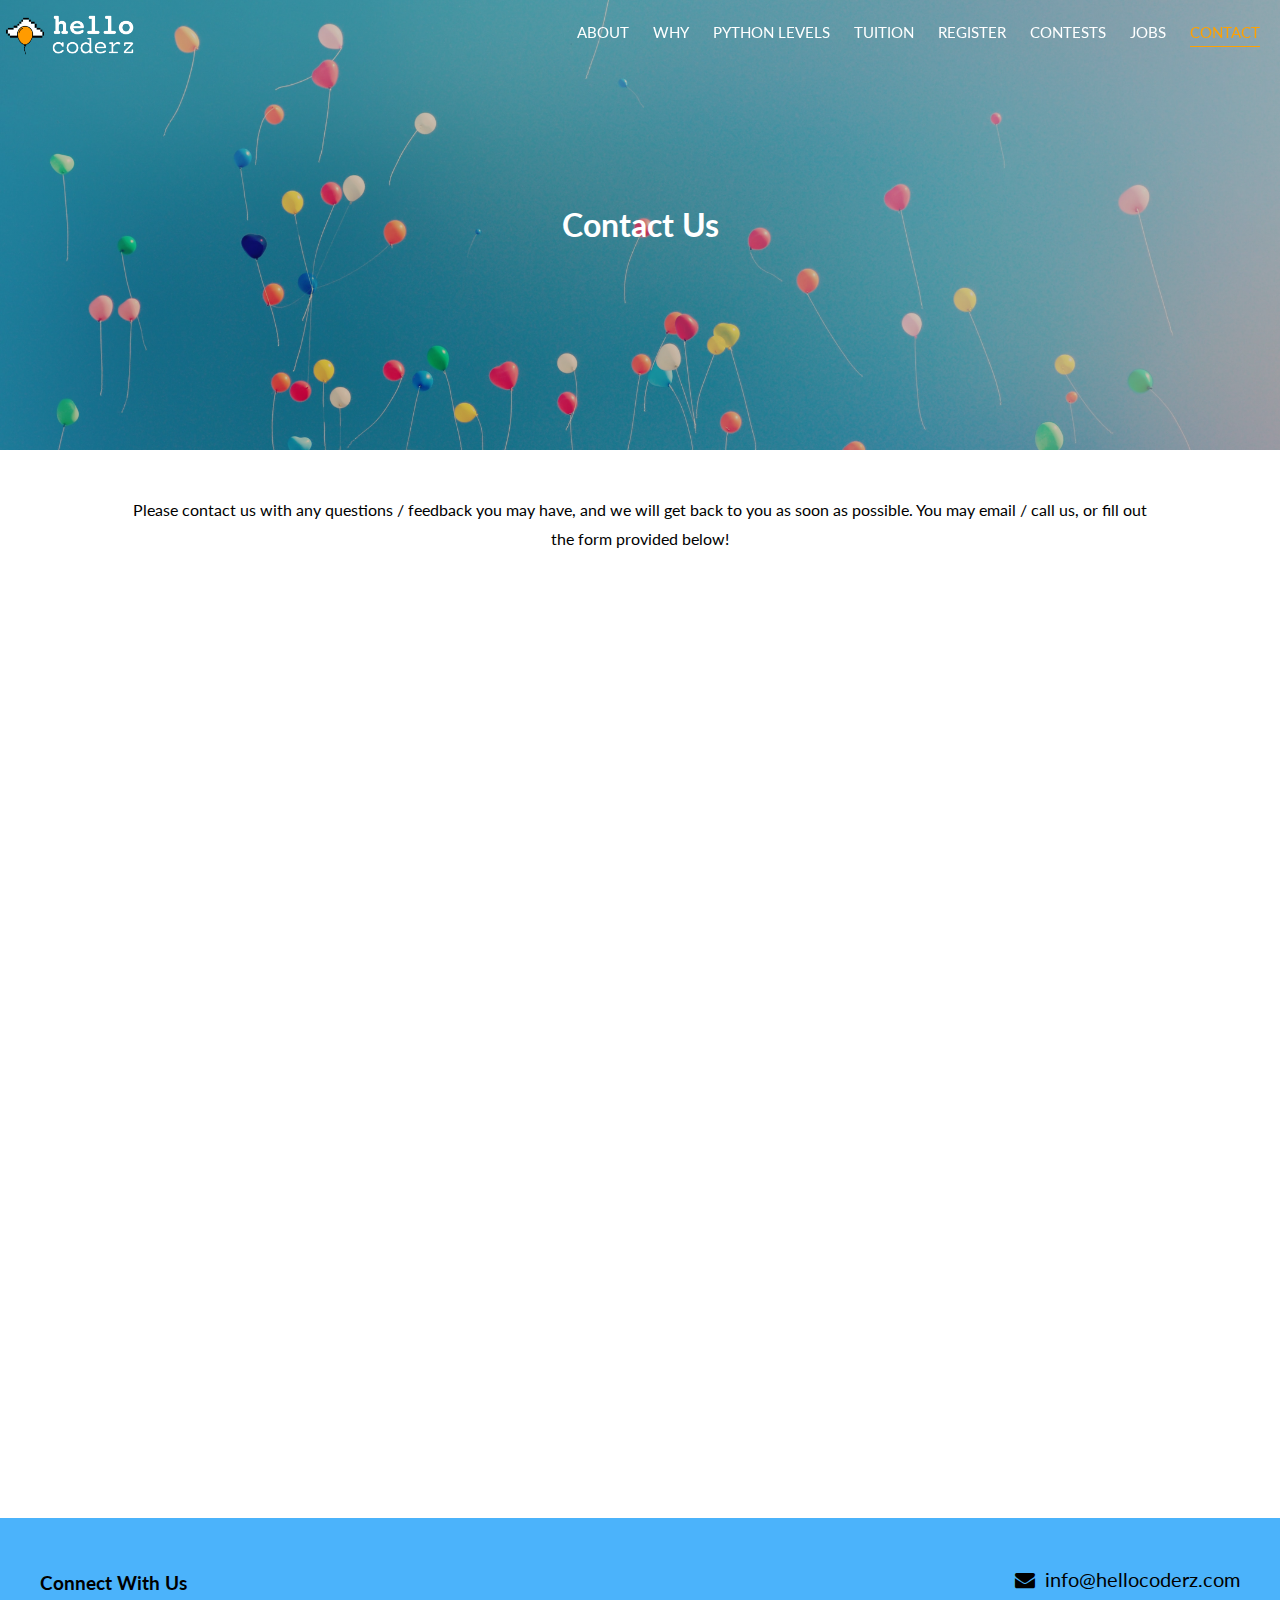
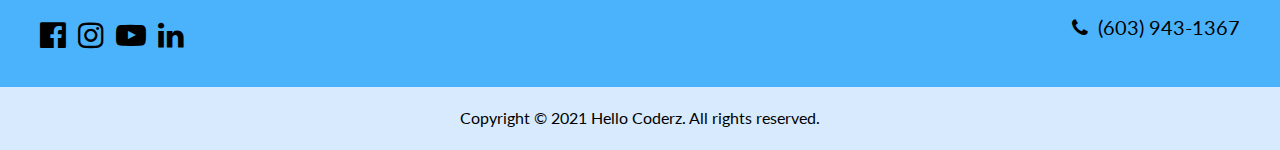
<file: docs/contact.html>
<!DOCTYPE html>

<html>
	<head>
		<title>Contact | Hello Coderz</title>
		<meta charset="UTF-8">
		<meta name="viewport" content="width=device-width, initial-scale=1">
		<script src="scripts.js"></script>
		<link rel="stylesheet" href="style.css">
		<link rel="icon" href="images/logoNoWords.png">
		<link href="https://fonts.googleapis.com/css2?family=Lato:wght@700&display=swap" rel="stylesheet">
        <link rel="stylesheet" href="https://fonts.googleapis.com/css?family=Lato">
		<link rel="stylesheet" href="https://cdnjs.cloudflare.com/ajax/libs/font-awesome/4.7.0/css/font-awesome.min.css">
	</head>
	
	<body onscroll="scrollFunction()" onresize="resizeFunction(900)" onload="resizeFunction(900)">
		<nav>
			<div class="left-side">
				<a href="index" class="logo"><img src="images/whiteLogo.png" alt="logo"></a>
			</div>
			
			<div class="right-side">
				<!-- Right-sided navbar links -->
				<div class="right hide-small">
				
					<div id = "myNav" class="nav-link-wrapper overlay">
						<a href="javascript:void(0)" class="closebtn" onclick="closeNav()">&times;</a>
					
						<div class="overlay-content">
						
							<hr>
							
							<div id = "dropdown1" class="dropdown">
								<div tabindex=0 onclick="toggleDropdown()" class = "link">
									<a>ABOUT</a>
									<span class="carrot">&#8250;</span>
								</div>
								
								<div class="dropdown-content">
									<a class="dropdown-link" href="faq">FAQs</a>
									<a class="dropdown-link" href="policies">Policies</a>
									<a class="dropdown-link" href="founders">Founders</a>
								</div>
							</div>
							
							<hr>
							
							<a href="why" class="link">WHY</a>
							
							<hr>
							
							<a href="levels" class="link">PYTHON LEVELS</a>
							
							<a href="tuition" class="link">TUITION</a>
							
							<hr>
							
							<div id = "dropdown2" class="dropdown">
								<div tabindex=0 onclick="toggleDropdown()" class = "link">
									<a>REGISTER</a>
									<span class = "carrot">&#8250;</span>
								</div>
								
								<div class="dropdown-content">
									<a class="dropdown-link" href="trial">Free Trial</a>
									<a class="dropdown-link" href="session">Sessions</a>
								</div>
							</div>
							
							<hr>
							
							<a href="contests" class="link">CONTESTS</a>
							
							<hr>
							
							<a href="jobs" class="link">JOBS</a>
							
							<hr>
							
							<a href="contact" class="link active-link">CONTACT</a>
							
						</div>
						
					</div>
					
					<a href="javascript:void(0)" class="menu" onclick="openNav()">&#9776;</a>
					
				</div>
			</div>
		</nav>
		
		<main>
			<div class="hero-image">
				<div class="hero-text">
					<h1>Contact Us</h1>
				</div>
			</div>
		
			<div class="main-wrapper">	
				<p>
				Please contact us with any questions / feedback you may have, and we will get back to you as 
				soon as possible. You may email / call us, or fill out the form provided below!
				</p>
			
				<iframe src="https://docs.google.com/forms/d/e/1FAIpQLSd5Re8OaTMOcccwu-QZqqVadl6z5QATdLjfHpVRd3Cq1ywZVA/viewform?embedded=true" frameborder="0"></iframe>				
			</div>
			
			<footer>
				<div class="left-footer-wrapper">
					<h3>Connect With Us</h3>
				
					<a href="https://www.facebook.com/Hello-Coderz-100532678429174" target="_blank"><i class="fa fa-facebook-official"></i></a>
					<a href="https://www.instagram.com/hellocoderz" target="_blank"><i class="fa fa-instagram"></i></a>
					<a href="https://www.youtube.com/channel/UC-Uk219y5WWWXd9Q2IXkONw" target="_blank"><i class="fa fa-youtube-play"></i></a>
					<a href="https://www.linkedin.com/company/hello-coderz" target="_blank"><i class="fa fa-linkedin"></i></a>
				</div>
				
				<div class="right-footer-wrapper">
					<div class="right-footer-item">
						<i class="fa fa-envelope"></i>
						<a href="mailto:info@hellocoderz.com">info@hellocoderz.com</a>
					</div>
										
					<div class="right-footer-item">
						<i class="fa fa-phone"></i>
						<a href="tel:(603) 943-1367">(603) 943-1367</a>
					</div>
				</div>
				
				<div class="clearfix"></div> 
			</footer>
			
			<div class="copyright-footer">
               <p>
               <a>Copyright &#169; 2021 Hello Coderz. All rights reserved.</a>
               </p>
            </div>
		</main>
		
		<script>
		document.querySelector("iframe").addEventListener("load", 
			function() 
			{
				window.scrollTo
				({
					top: 0,
					left: 0,
					behavior: 'smooth'
				});
		});
		</script>
	</body>
</html>
</file>
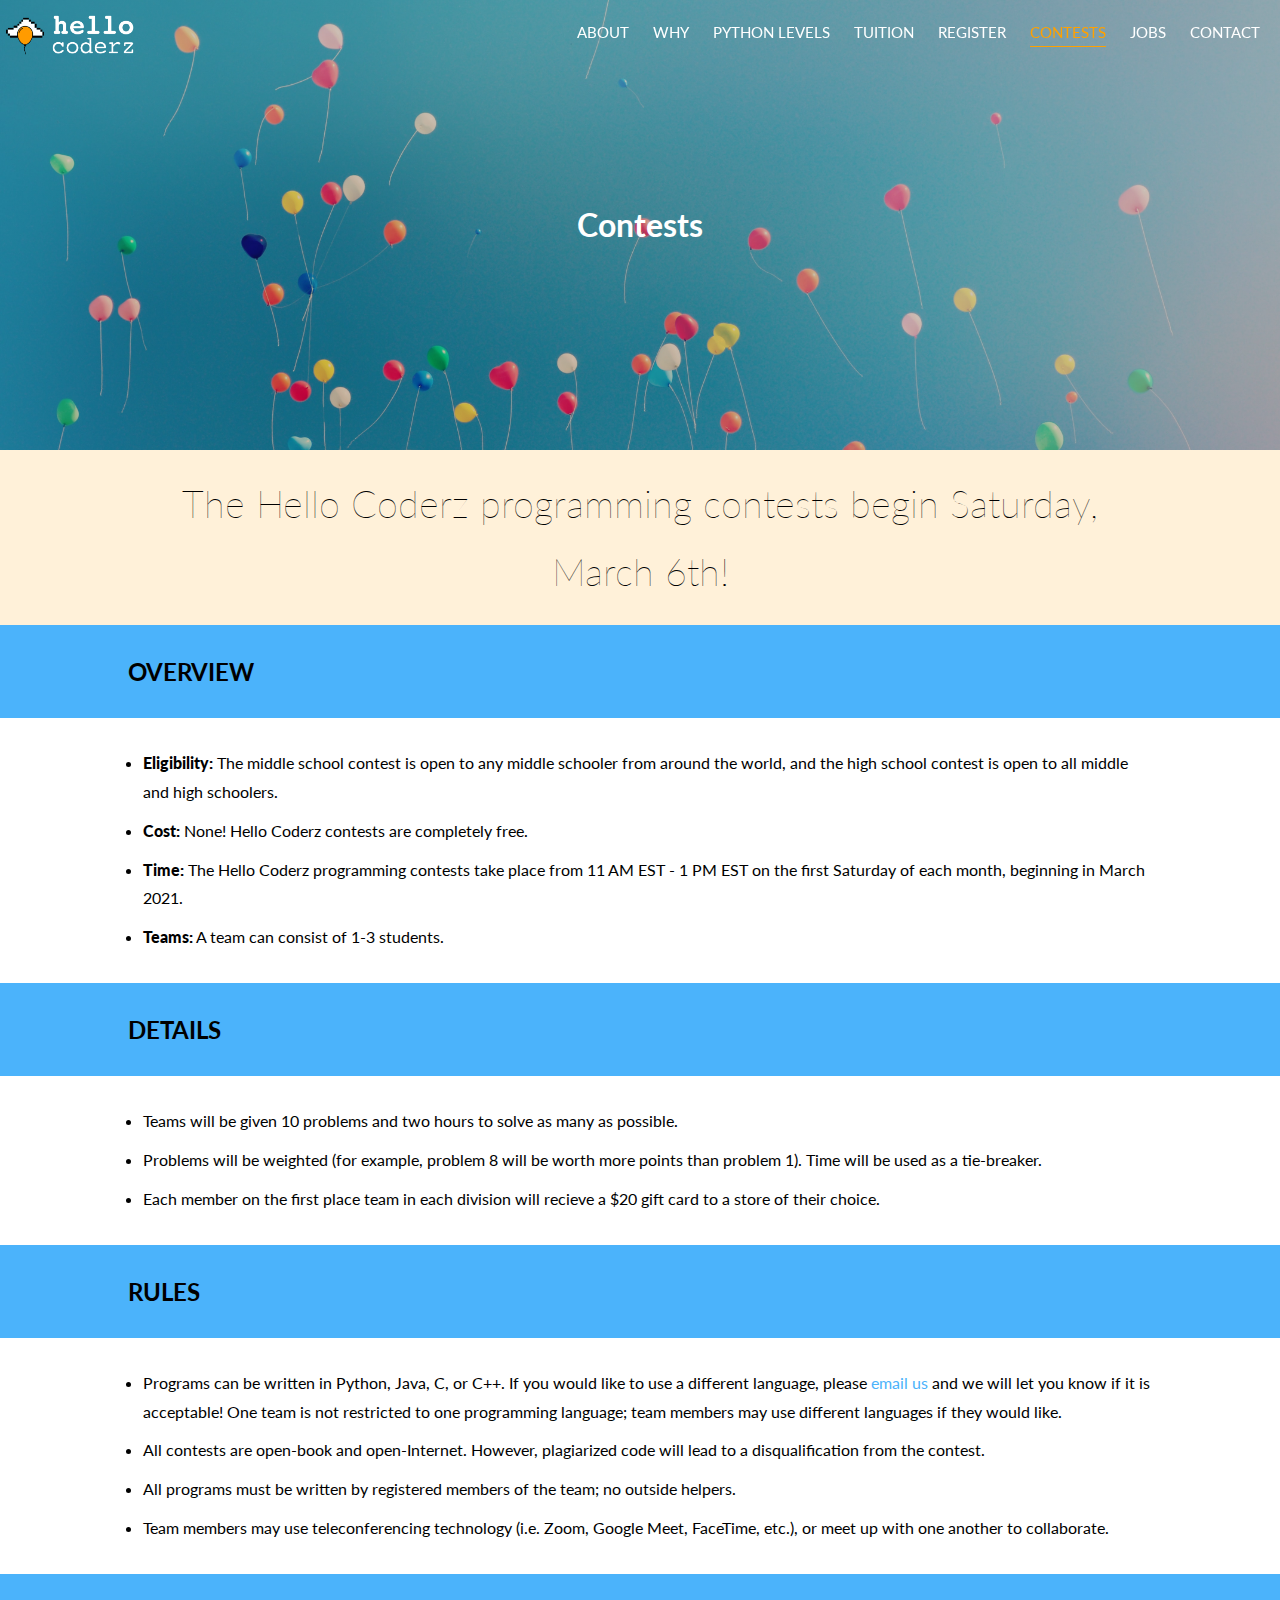
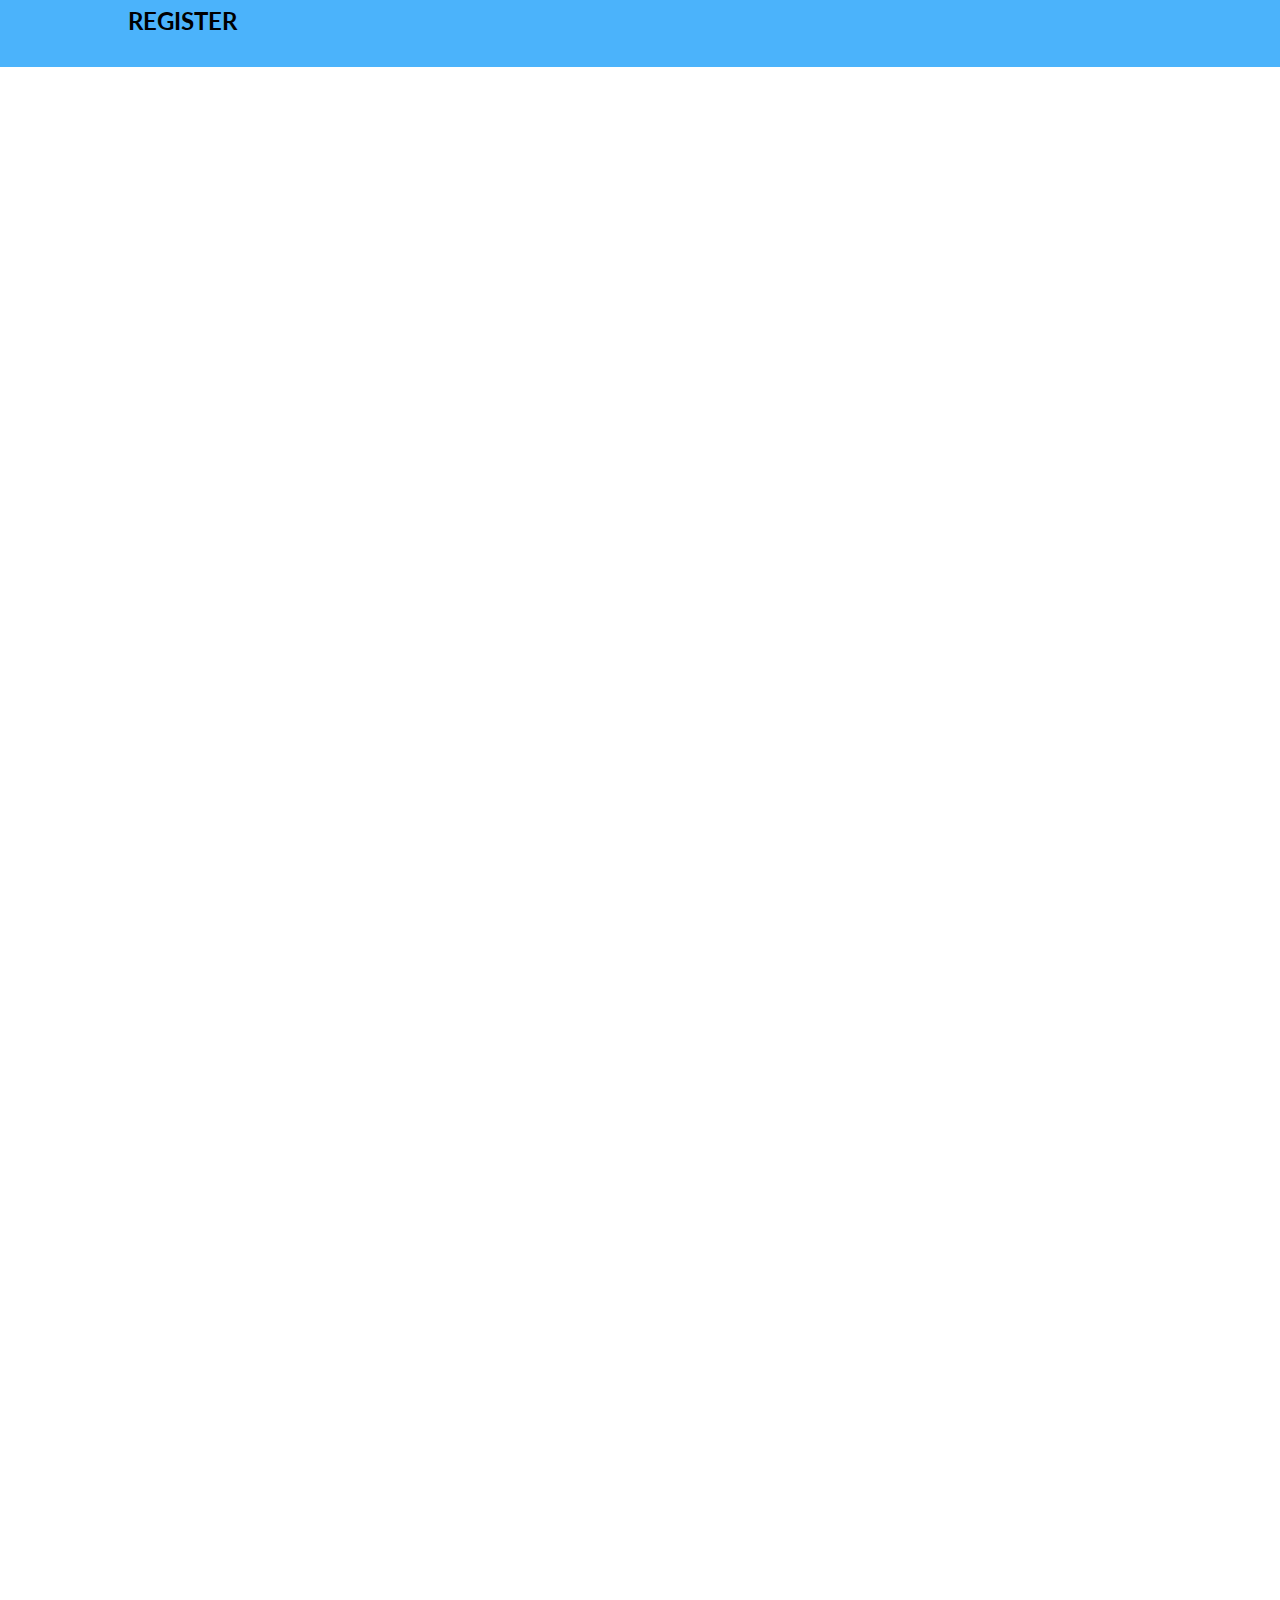
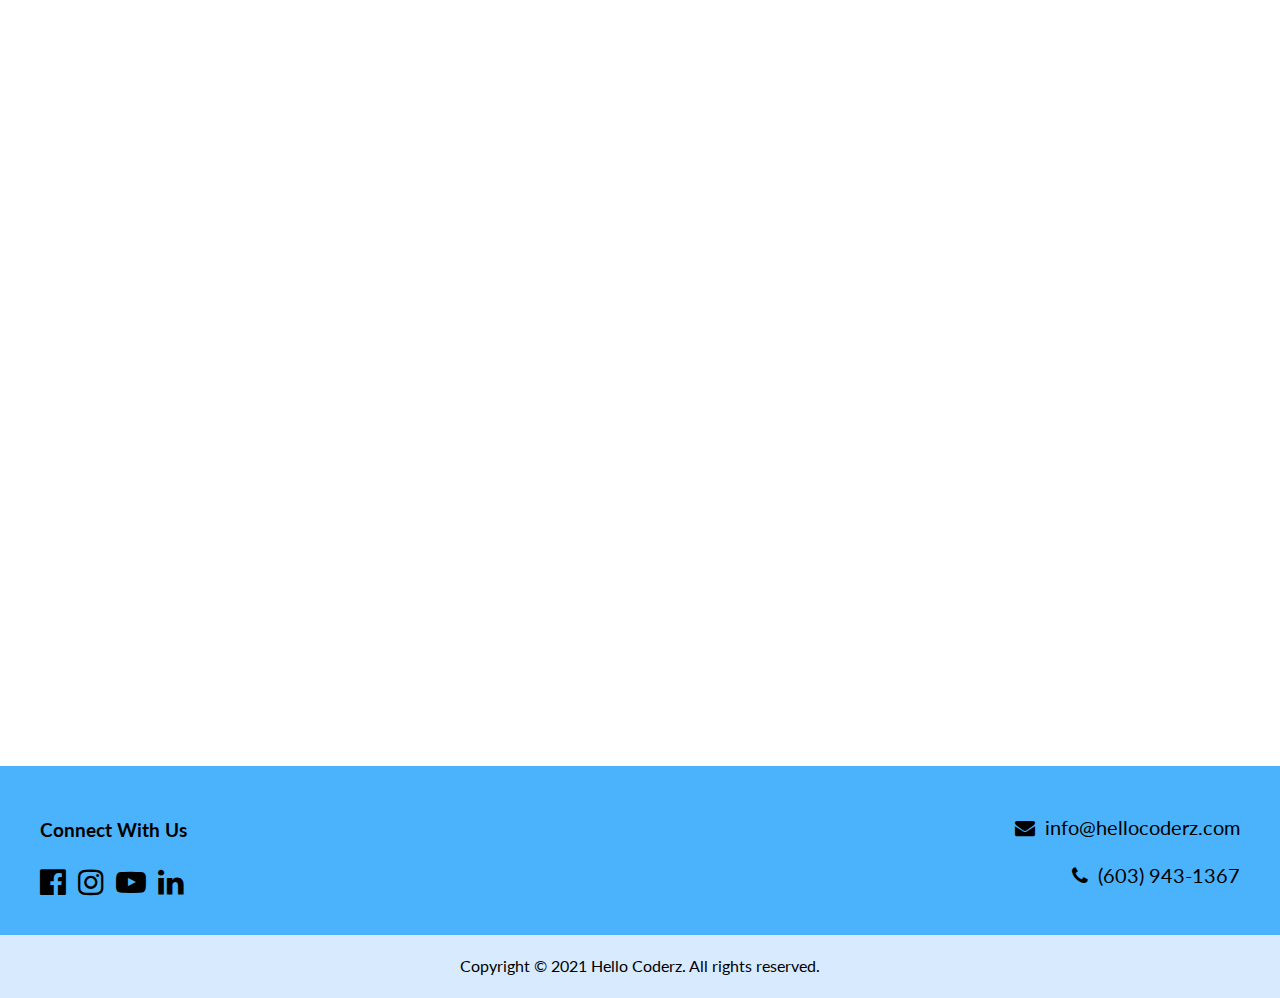
<file: docs/contests.html>
<!DOCTYPE html>

<html>
	<head>
		<title>Contests | Hello Coderz</title>
		<meta charset="UTF-8">
		<meta name="viewport" content="width=device-width, initial-scale=1">
		<script src="scripts.js"></script>
		<link rel="stylesheet" href="style.css">
		<link rel="icon" href="images/logoNoWords.png">
		<link href="https://fonts.googleapis.com/css2?family=Lato:wght@700&display=swap" rel="stylesheet">
        <link rel="stylesheet" href="https://fonts.googleapis.com/css?family=Lato">
		<link rel="stylesheet" href="https://cdnjs.cloudflare.com/ajax/libs/font-awesome/4.7.0/css/font-awesome.min.css">
	</head>
	
	<body onscroll="scrollFunction()" onresize="resizeFunction(2200)" onload="resizeFunction(2200)">
		<nav>
			<div class="left-side">
				<a href="index" class="logo"><img src="images/whiteLogo.png" alt="logo"></a>
			</div>
			
			<div class="right-side">
				<!-- Right-sided navbar links -->
				<div class="right hide-small">
				
					<div id = "myNav" class="nav-link-wrapper overlay">
						<a href="javascript:void(0)" class="closebtn" onclick="closeNav()">&times;</a>
					
						<div class="overlay-content">
						
							<hr>
							
							<div id = "dropdown1" class="dropdown">
								<div tabindex=0 onclick="toggleDropdown()" class = "link">
									<a>ABOUT</a>
									<span class="carrot">&#8250;</span>
								</div>
								
								<div class="dropdown-content">
									<a class="dropdown-link" href="faq">FAQs</a>
									<a class="dropdown-link" href="policies">Policies</a>
									<a class="dropdown-link" href="founders">Founders</a>
								</div>
							</div>
							
							<hr>
							
							<a href="why" class="link">WHY</a>
							
							<hr>
							
							<a href="levels" class="link">PYTHON LEVELS</a>
							
							<hr>
							
							<a href="tuition" class="link">TUITION</a>
							
							<hr>
							
							<div id = "dropdown2" class="dropdown">
								<div tabindex=0 onclick="toggleDropdown()" class = "link">
									<a>REGISTER</a>
									<span class = "carrot">&#8250;</span>
								</div>
								
								<div class="dropdown-content">
									<a class="dropdown-link" href="trial">Free Trial</a>
									<a class="dropdown-link" href="session">Sessions</a>
								</div>
							</div>
							
							<hr>
							
							<a href="contests" class="link active-link">CONTESTS</a>
							
							<hr>
							
							<a href="jobs" class="link">JOBS</a>
							
							<hr>
							
							<a href="contact" class="link">CONTACT</a>
							
						</div>
						
					</div>
					
					<a href="javascript:void(0)" class="menu" onclick="openNav()">&#9776;</a>
					
				</div>
			</div>
		</nav>
		
		<main>
			<div class="hero-image">
				<div class="hero-text">
					<h1>Contests</h1>
				</div>
			</div>
		
			<div class="contest-banner">
				<h2>The Hello Coderz programming contests begin Saturday, March 6th!</h2>
			</div>
		
			<div>
				<div class="left-wrapper">
					<div class="contest-heading">
						<h2>OVERVIEW</h2>
					</div>
					
					<div class="contest-content">
						<ul>
							<li>
							<strong>Eligibility:</strong> The middle school contest is open to any middle schooler from around the world, and the high school 
							contest is open to all middle and high schoolers.
							</li>
							
							<li>
							<strong>Cost:</strong> None! Hello Coderz contests are completely free.
							</li>
							
							<li>
							<strong>Time:</strong> The Hello Coderz programming contests take place from 11 AM EST - 1 PM EST on the first Saturday of 
							each month, beginning in March 2021.
							</li>
							
							<li>
							<strong>Teams:</strong> A team can consist of 1-3 students.
							</li>
						</ul>
					</div>
					
					<div class="contest-heading">
						<h2>DETAILS</h2>
					</div>
					
					<div class="contest-content">
						<ul>
							<li>
							Teams will be given 10 problems and two hours to solve as many as possible. 
							</li>
							
							<li>
							Problems will be weighted (for example, problem 8 will be worth more points than problem 1). Time will be used 
							as a tie-breaker.
							</li>
							
							<li>
							Each member on the first place team in each division will recieve a $20 gift card to a store of their choice.
							</li>
						</ul>
					</div>
                    
                    <div class="contest-heading">
						<h2>RULES</h2>
					</div>
                    
                    <div class="contest-content">
						<ul>
                            <li>
                                Programs can be written in Python, Java, C, or C++. If you would like to use a different language, please 
                                <a href="mailto:info@hellocoderz.com">email us</a> and we will let you know if it is acceptable! One team is not restricted to one programming language; team members may use different languages if they would like.
                            </li>
                            
                            <li>
                                All contests are open-book and open-Internet. However, plagiarized code will lead to a disqualification from the contest.
                            </li>
                            
                            <li>
                                All programs must be written by registered members of the team; no outside helpers.
                            </li>
                            
                            <li>
                                Team members may use teleconferencing technology (i.e. Zoom, Google Meet, FaceTime, etc.), or meet up with one another to collaborate.
                            </li>
                        </ul>
                    </div>
					
					<div class="contest-heading">
						<h2>REGISTER</h2>
					</div>
				
				</div>
				
				<div class="contest-content">
					<iframe src="https://docs.google.com/forms/d/e/1FAIpQLSdG0SzBLCCbaQg_Qh0ofsUiISeQmBBPHw7gcAE5HEBIYknWug/viewform?embedded=true" height="2200" frameborder="0" marginheight="0" marginwidth="0">Loading...</iframe>
				</div>
			</div>
			
			<footer>
				<div class="left-footer-wrapper">
					<h3>Connect With Us</h3>
				
					<a href="https://www.facebook.com/Hello-Coderz-100532678429174" target="_blank"><i class="fa fa-facebook-official"></i></a>
					<a href="https://www.instagram.com/hellocoderz" target="_blank"><i class="fa fa-instagram"></i></a>
					<a href="https://www.youtube.com/channel/UC-Uk219y5WWWXd9Q2IXkONw" target="_blank"><i class="fa fa-youtube-play"></i></a>
					<a href="https://www.linkedin.com/company/hello-coderz" target="_blank"><i class="fa fa-linkedin"></i></a>
				</div>
				
				<div class="right-footer-wrapper">
					<div class="right-footer-item">
						<i class="fa fa-envelope"></i>
						<a href="mailto:info@hellocoderz.com">info@hellocoderz.com</a>
					</div>
										
					<div class="right-footer-item">
						<i class="fa fa-phone"></i>
						<a href="tel:(603) 943-1367">(603) 943-1367</a>
					</div>
				</div>
				
				<div class="clearfix"></div> 
			</footer>
			
			<div class="copyright-footer">
               <p><a>Copyright &#169; 2021 Hello Coderz. All rights reserved.</a></p>
            </div>
		</main>
		
		<script>		
		document.querySelector("iframe").addEventListener("load", 
			function() 
			{
				
				window.scrollTo
				({
					top: 0,
					left: 0,
					behavior: 'smooth'
				});
				
				document.querySelector("iframe").style.height="500px";
		});
		</script>
	</body>
</html>
</file>
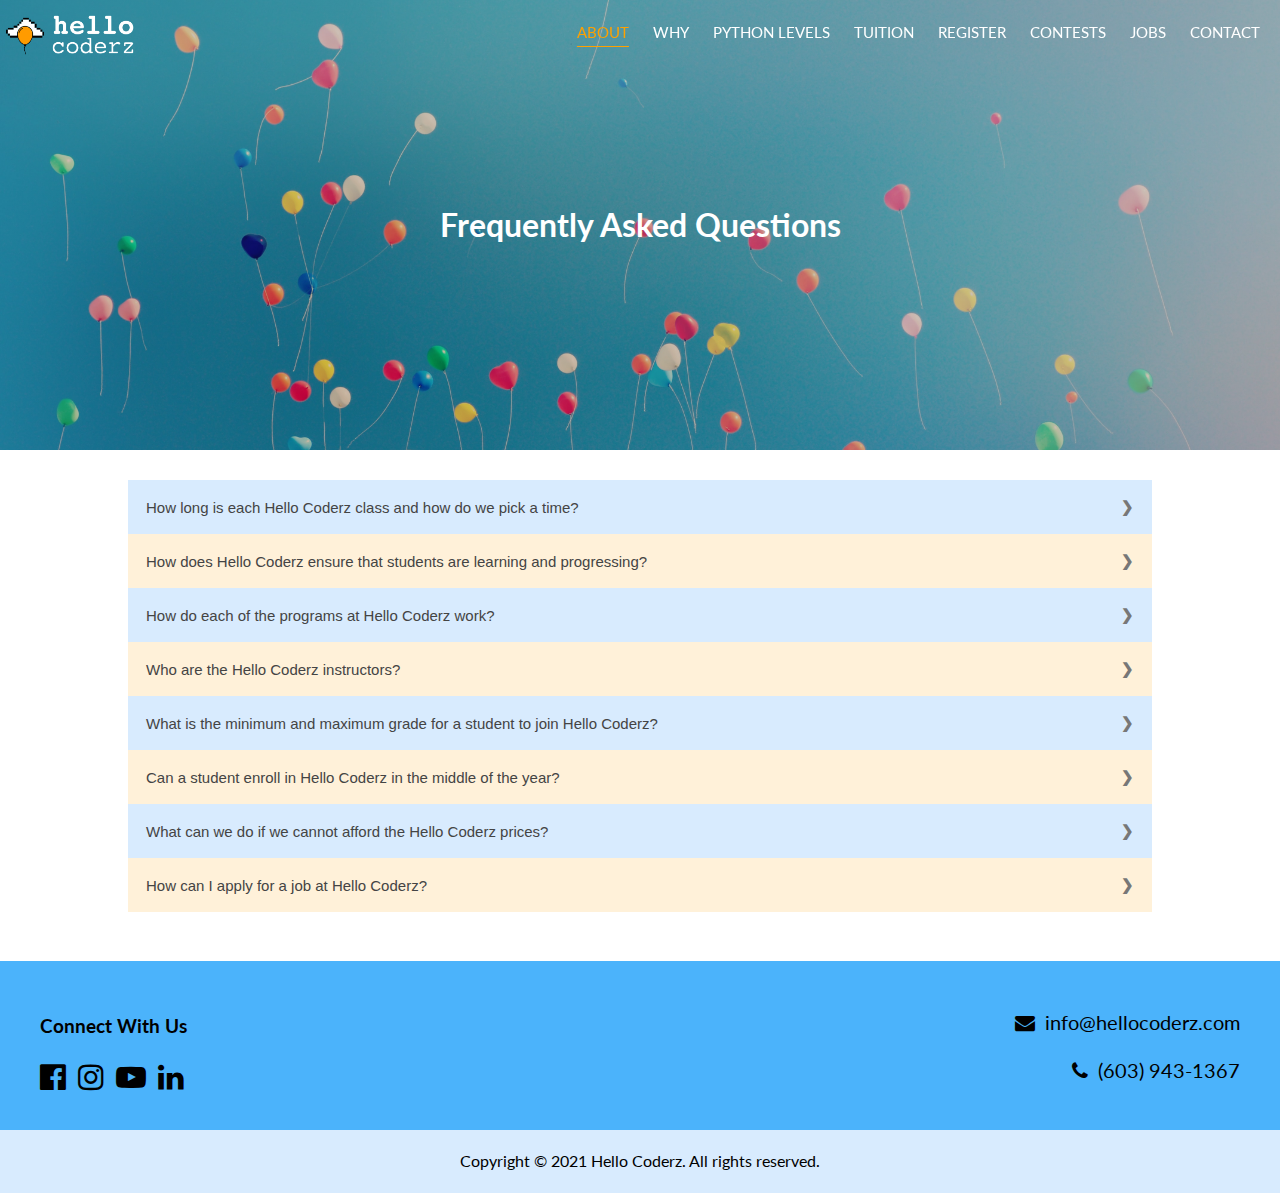
<file: docs/faq.html>
<!DOCTYPE html>

<html>
	<head>
		<title>FAQs | Hello Coderz</title>
		<meta charset="UTF-8">
		<meta name="viewport" content="width=device-width, initial-scale=1">
		<script src="scripts.js"></script>
		<link rel="stylesheet" href="style.css">
		<link rel="icon" href="images/logoNoWords.png">
		<link href="https://fonts.googleapis.com/css2?family=Lato:wght@700&display=swap" rel="stylesheet">
        <link rel="stylesheet" href="https://fonts.googleapis.com/css?family=Lato">
		<link rel="stylesheet" href="https://cdnjs.cloudflare.com/ajax/libs/font-awesome/4.7.0/css/font-awesome.min.css">
	</head>
	
	<body onscroll="scrollFunction()">
		<nav>
			<div class="left-side">
				<a href="index" class="logo"><img src="images/whiteLogo.png" alt="logo"></a>
			</div>
			
			<div class="right-side">
				<!-- Right-sided navbar links -->
				<div class="right hide-small">
				
					<div id = "myNav" class="nav-link-wrapper overlay">
						<a href="javascript:void(0)" class="closebtn" onclick="closeNav()">&times;</a>
					
						<div class="overlay-content">
						
							<hr>
							
							<div id = "dropdown1" class="dropdown">
								<div tabindex=0 onclick="toggleDropdown()" class = "link active-link">
									<a>ABOUT</a>
									<span class="carrot">&#8250;</span>
								</div>
								
								<div class="dropdown-content">
									<a class="dropdown-link" href="faq">FAQs</a>
									<a class="dropdown-link" href="policies">Policies</a>
									<a class="dropdown-link" href="founders">Founders</a>
								</div>
							</div>
							
							<hr>
							
							<a href="why" class="link">WHY</a>
							
							<hr>
							
							<a href="levels" class="link">PYTHON LEVELS</a>
							
							<hr>
							
							<a href="tuition" class="link">TUITION</a>
							
							<hr>
							
							<div id = "dropdown2" class="dropdown">
								<div tabindex=0 onclick="toggleDropdown()" class = "link">
									<a>REGISTER</a>
									<span class = "carrot">&#8250;</span>
								</div>
								
								<div class="dropdown-content">
									<a class="dropdown-link" href="trial">Free Trial</a>
									<a class="dropdown-link" href="session">Sessions</a>
								</div>
							</div>
							
							<hr>
							
							<a href="contests" class="link">CONTESTS</a>
							
							<hr>
							
							<a href="jobs" class="link">JOBS</a>
							
							<hr>
							
							<a href="contact" class="link">CONTACT</a>
							
						</div>
						
					</div>
					
					<a href="javascript:void(0)" class="menu" onclick="openNav()">&#9776;</a>
					
				</div>
			</div>
		</nav>
		
		<main>
			<div class="hero-image">
				<div class="hero-text">
					<h1>Frequently Asked Questions</h1>
				</div>
			</div>
		
			<div class="main-wrapper accordion-wrapper">
				<button class="accordion blue">How long is each Hello Coderz class and how do we pick a time?</button>
				<div class="panel">
					<p>
					Hello Coderz has three different programs. No matter which program is selected, each class is an hour long. Once a student is registered, parents will receive an email with
					open time slots, and will be able to select a time slot that works for them and their child.
					</p>
				</div>

				<button class="accordion orange">How does Hello Coderz ensure that students are learning and progressing?</button>
				<div class="panel">
					<p>
					Students will be assigned 30 minutes to an hour of homework to complete by their next class. At the beginning of each class, 
					instructors will spend about 10-15 minutes reviewing the homework and any topics that the student may
					be struggling with. In addition, since a crucial part of learning to program includes lots of repetition and practice, some classes may be dedicated to solving problems using what the student already knows to ensure that they have a strong understanding.
					Since Hello Coderz is designed to be unique for each student, some students may move very fast if they are
					showing an understanding of the concepts faster, and others may move slower. Instructors decide on a 
					pace that works for the student.
					</p>
					
					<p>
					In addition, at the end of each level, students
					will be given a final project that utilizes knowledge from their current level and prior levels. They may also be given a test at instructor's discretion.
					</p>
				</div>

				<button class="accordion blue">How do each of the programs at Hello Coderz work?</button>
				<div class="panel">
					<p>
					Hello Coderz offers three programs: an individual program, two student program, and three student program.
					</p>
					
					<p>
					The individual program means that one student meets with one instructor for each class. This program 
					allows for the most individualization since the student can move at the pace most appropriate for them.
					</p>
					
					<p>
					The two student program means that two students meet with one instructor for each class, while the three 
					student program means that three students meet with one instructor for each class. It is recommended 
					that when enrolling for either of these two programs that all (two or three) students are found and intend
					to enroll together. For example, two / three siblings or two / three friends that are close in age would be ideal to sign up for these programs. This would be the most practical so that the students can start right away and work with other students who are close in age and ability.
					If you are interested in these programs, but do not know someone else to register with, please indicate that in
					the registration form. Your child may need to wait for another student to sign up for the same plan who is 
					also around the same age.
					</p>
				</div>
				
				<button class="accordion orange">Who are the Hello Coderz instructors?</button>
				<div class="panel">
					<p>
					Hello Coderz hand selects instructors who have prior experience in teaching and are well above their peers academically.
					They have several years of computer science background, as well as many mathematics and computer science awards. Instructors 
					include high school juniors and seniors who are at the top of their class and college undergraduates from top universities majoring in computer science.
					</p>
				</div>
				
				<button class="accordion blue">What is the minimum and maximum grade for a student to join Hello Coderz?</button>
				<div class="panel">
					<p>
					Hello Coderz is catered to students from 3rd grade to 10th grade.
					</p>
				</div>
				
				<button class="accordion orange">Can a student enroll in Hello Coderz in the middle of the year?</button>
				<div class="panel">
					<p>
					A student can enroll in Hello Coderz at any time of the year and an open time slot will be found for them.
					</p>
				</div>
				
				<button class="accordion blue">What can we do if we cannot afford the Hello Coderz prices?</button>
				<div class="panel">
					<p>
					If the Hello Coderz prices cannot be afforded, please select “yes” for financial aid when filling out the 
					registration form, and we will work with you to ensure that your child can enroll.
					</p>
				</div>
				
				<button class="accordion orange">How can I apply for a job at Hello Coderz?</button>
				<div class="panel">
					<p>
					You can apply for a job by filling out the job form. You must be either a junior or senior in high school or an 
					engineering undergraduate in college. You must also have a thorough understanding of Python. Compensation will be decided based on experience.
					</p>
				</div>
			</div>
			
			<footer>
				<div class="left-footer-wrapper">
					<h3>Connect With Us</h3>
				
					<a href="https://www.facebook.com/Hello-Coderz-100532678429174" target="_blank"><i class="fa fa-facebook-official"></i></a>
					<a href="https://www.instagram.com/hellocoderz" target="_blank"><i class="fa fa-instagram"></i></a>
					<a href="https://www.youtube.com/channel/UC-Uk219y5WWWXd9Q2IXkONw" target="_blank"><i class="fa fa-youtube-play"></i></a>
					<a href="https://www.linkedin.com/company/hello-coderz" target="_blank"><i class="fa fa-linkedin"></i></a>
				</div>
				
				<div class="right-footer-wrapper">
					<div class="right-footer-item">
						<i class="fa fa-envelope"></i>
						<a href="mailto:info@hellocoderz.com">info@hellocoderz.com</a>
					</div>
										
					<div class="right-footer-item">
						<i class="fa fa-phone"></i>
						<a href="tel:(603) 943-1367">(603) 943-1367</a>
					</div>
				</div>
				
				<div class="clearfix"></div> 
			</footer>
			
			<div class="copyright-footer">
               <p>
               <a>Copyright &#169; 2021 Hello Coderz. All rights reserved.</a>
               </p>
            </div>
		</main>
		
		<script>
		var acc = document.getElementsByClassName("accordion");
		var i;

		for (i = 0; i < acc.length; i++) 
		{
			acc[i].addEventListener(
				"click", function() 
				{
					this.classList.toggle("active");
					var panel = this.nextElementSibling;
					if (panel.style.maxHeight) 
					{
						panel.style.maxHeight = null;
					} 
					
					else 
					{
						panel.style.maxHeight = panel.scrollHeight + "px";
					} 
				}
			);
		}
		</script>
	</body>
</html>
</file>
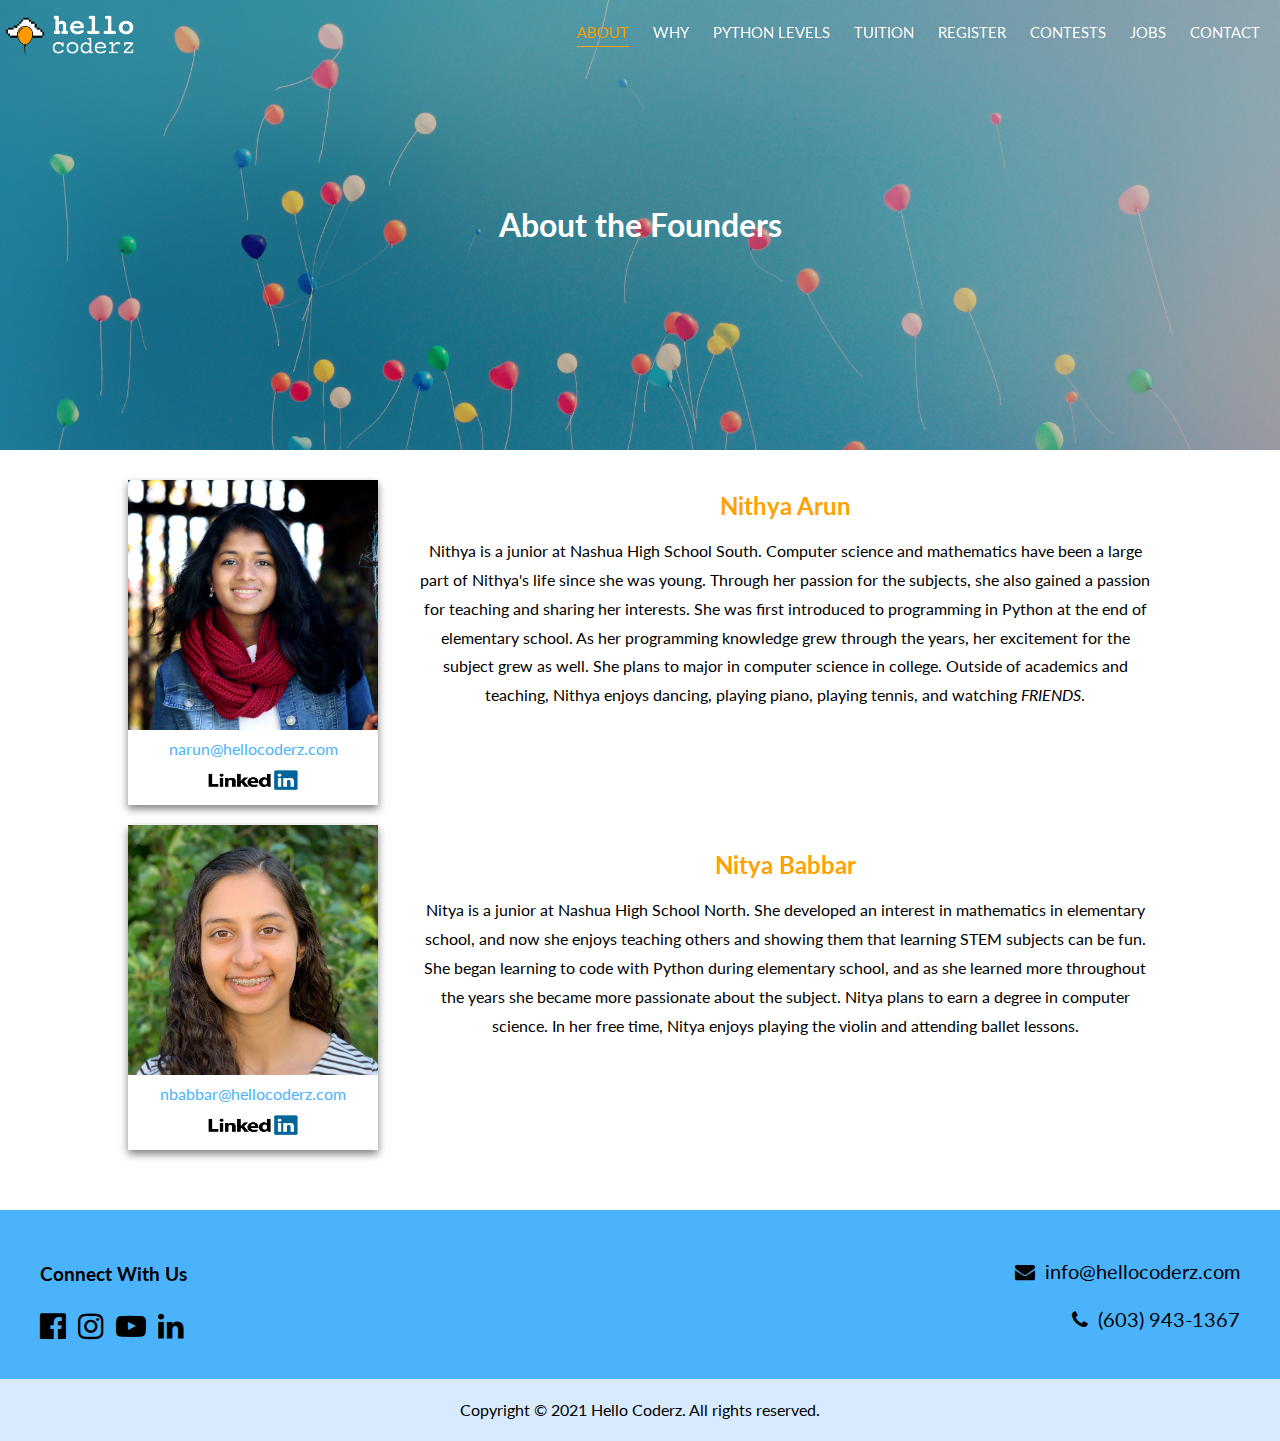
<file: docs/founders.html>
<!DOCTYPE html>

<html>
	<head>
		<title>Founders | Hello Coderz</title>
		<meta charset="UTF-8">
		<meta name="viewport" content="width=device-width, initial-scale=1">
		<script src="scripts.js"></script>
		<link rel="stylesheet" href="style.css">
		<link rel="icon" href="images/logoNoWords.png">
		<link href="https://fonts.googleapis.com/css2?family=Lato:wght@700&display=swap" rel="stylesheet">
        <link rel="stylesheet" href="https://fonts.googleapis.com/css?family=Lato">
		<link rel="stylesheet" href="https://cdnjs.cloudflare.com/ajax/libs/font-awesome/4.7.0/css/font-awesome.min.css">
	</head>
	
	<body onscroll="scrollFunction()">
		<nav>
			<div class="left-side">
				<a href="index" class="logo"><img src="images/whiteLogo.png" alt="logo"></a>
			</div>
			
			<div class="right-side">
				<!-- Right-sided navbar links -->
				<div class="right hide-small">
				
					<div id = "myNav" class="nav-link-wrapper overlay">
						<a href="javascript:void(0)" class="closebtn" onclick="closeNav()">&times;</a>
					
						<div class="overlay-content">
						
							<hr>
							
							<div id = "dropdown1" class="dropdown">
								<div tabindex=0 onclick="toggleDropdown()" class = "link active-link">
									<a>ABOUT</a>
									<span class="carrot">&#8250;</span>
								</div>
								
								<div class="dropdown-content">
									<a class="dropdown-link" href="faq">FAQs</a>
									<a class="dropdown-link" href="policies">Policies</a>
									<a class="dropdown-link" href="founders">Founders</a>
								</div>
							</div>
							
							<hr>
							
							<a href="why" class="link">WHY</a>
							
							<hr>
							
							<a href="levels" class="link">PYTHON LEVELS</a>
							
							<hr>
							
							<a href="tuition" class="link">TUITION</a>
							
							<hr>
							
							<div id = "dropdown2" class="dropdown">
								<div tabindex=0 onclick="toggleDropdown()" class = "link">
									<a>REGISTER</a>
									<span class = "carrot">&#8250;</span>
								</div>
								
								<div class="dropdown-content">
									<a class="dropdown-link" href="trial">Free Trial</a>
									<a class="dropdown-link" href="session">Sessions</a>
								</div>
							</div>
							
							<hr>
							
							<a href="contests" class="link">CONTESTS</a>
							
							<hr>
							
							<a href="jobs" class="link">JOBS</a>
							
							<hr>
							
							<a href="contact" class="link">CONTACT</a>
							
						</div>
						
					</div>
					
					<a href="javascript:void(0)" class="menu" onclick="openNav()">&#9776;</a>
					
				</div>
			</div>
		</nav>
		
		<main>
			<div class="hero-image">
				<div class="hero-text">
					<h1>About the Founders</h1>
				</div>
			</div>
		
			<div class="main-wrapper">				
				<div class="founder">
					<div class="founder-wrapper">
						<img src="images/nithya.jpg" alt="Nithya Arun">
						<div class="founder-link-wrapper">
							<a href="mailto: narun@hellocoderz.com">narun@hellocoderz.com</a>
							<div class="linkedin-wrapper">
								<a href="https://www.linkedin.com/in/nithya-arun-9578ab1a9" target="_blank"><img src="images/linkedin.png" alt="LinkedIn Logo"></a>
							</div>
						</div>
					</div>
					
					
					<div class="paragraph-wrapper top">
						<div>
							<h2>Nithya Arun</h2>
							
							<p>
							Nithya is a junior at Nashua High School South. Computer science and mathematics have been a 
							large part of Nithya's life since she was young. Through her passion for the subjects, she also 
							gained a passion for teaching and sharing her interests. She was first introduced 
							to programming in Python at the end of elementary school. As her programming knowledge grew 
							through the years, her excitement for the subject grew as well. She plans to major in computer 
							science in college. Outside of academics and teaching, Nithya enjoys dancing, playing piano, 
							playing tennis, and watching <em>FRIENDS</em>.
							</p>
						</div>
					</div>
				</div>
				
				<div class="founder">
					<div class="founder-wrapper">
						<img src="images/nitya.jpeg" alt="Nitya Babbar">
						<div class="founder-link-wrapper">
							<a href="mailto: nbabbar@hellocoderz.com">nbabbar@hellocoderz.com</a>
							<div class="linkedin-wrapper">
								<a href="https://www.linkedin.com/in/nitya-babbar" target="_blank"><img src="images/linkedin.png" alt="LinkedIn Logo"></a>
							</div>
						</div>
					</div>
					
					<div class="paragraph-wrapper">
						<div>
							<h2>Nitya Babbar</h2>
						
							<p>
							Nitya is a junior at Nashua High School North. She developed an interest in 
							mathematics in elementary school, and now she enjoys teaching others and showing them that learning 
							STEM subjects can be fun. She began learning to code with Python during elementary school, and as she 
							learned more throughout the years she became more passionate about the subject. Nitya plans to earn 
							a degree in computer science. In her free time, Nitya enjoys playing the 
							violin and attending ballet lessons.
							</p>
						</div>
					</div>
				</div>
			</div>
			
			<footer>
				<div class="left-footer-wrapper">
					<h3>Connect With Us</h3>
				
					<a href="https://www.facebook.com/Hello-Coderz-100532678429174" target="_blank"><i class="fa fa-facebook-official"></i></a>
					<a href="https://www.instagram.com/hellocoderz" target="_blank"><i class="fa fa-instagram"></i></a>
					<a href="https://www.youtube.com/channel/UC-Uk219y5WWWXd9Q2IXkONw" target="_blank"><i class="fa fa-youtube-play"></i></a>
					<a href="https://www.linkedin.com/company/hello-coderz" target="_blank"><i class="fa fa-linkedin"></i></a>
				</div>
				
				<div class="right-footer-wrapper">
					<div class="right-footer-item">
						<i class="fa fa-envelope"></i>
						<a href="mailto:info@hellocoderz.com">info@hellocoderz.com</a>
					</div>
										
					<div class="right-footer-item">
						<i class="fa fa-phone"></i>
						<a href="tel:(603) 943-1367">(603) 943-1367</a>
					</div>
				</div>
				
				<div class="clearfix"></div> 
			</footer>
			
			<div class="copyright-footer">
               <p>
               <a>Copyright &#169; 2021 Hello Coderz. All rights reserved.</a>
               </p>
            </div>
		</main>
	</body>
</html>
</file>
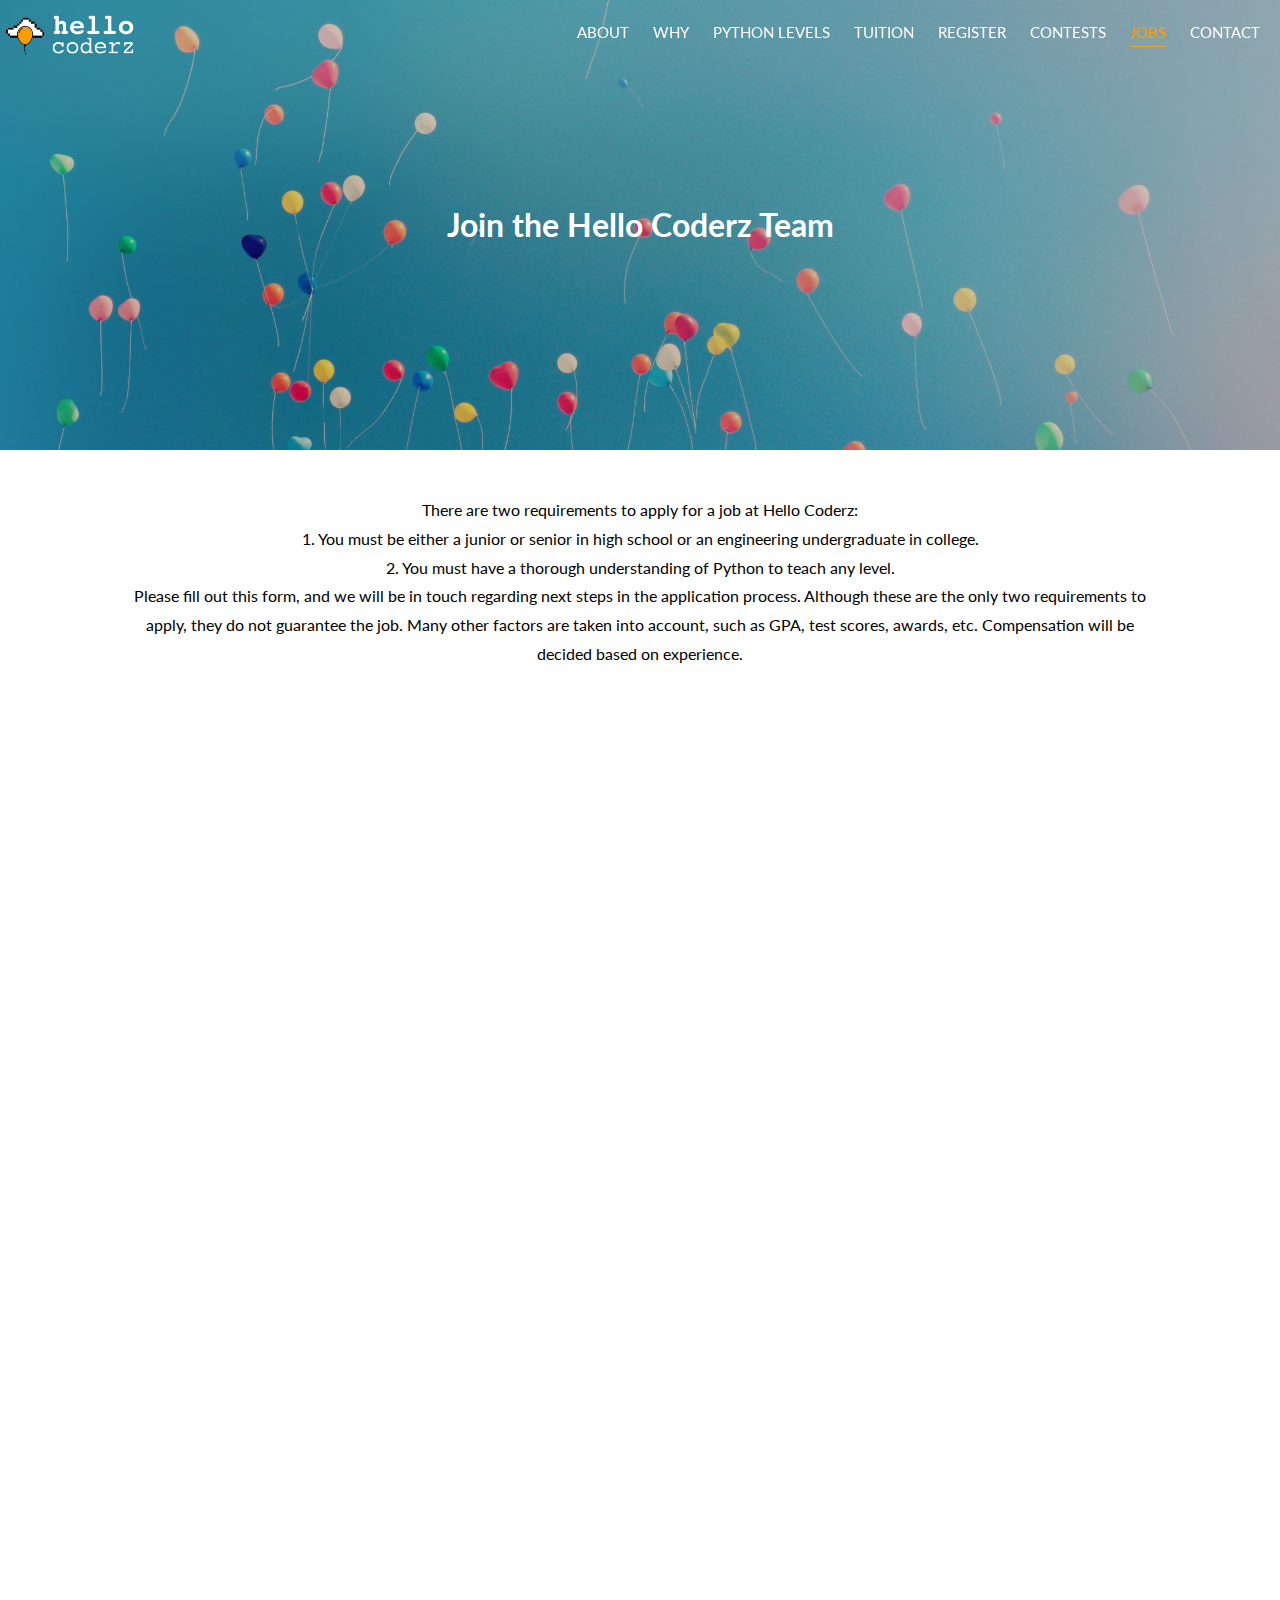
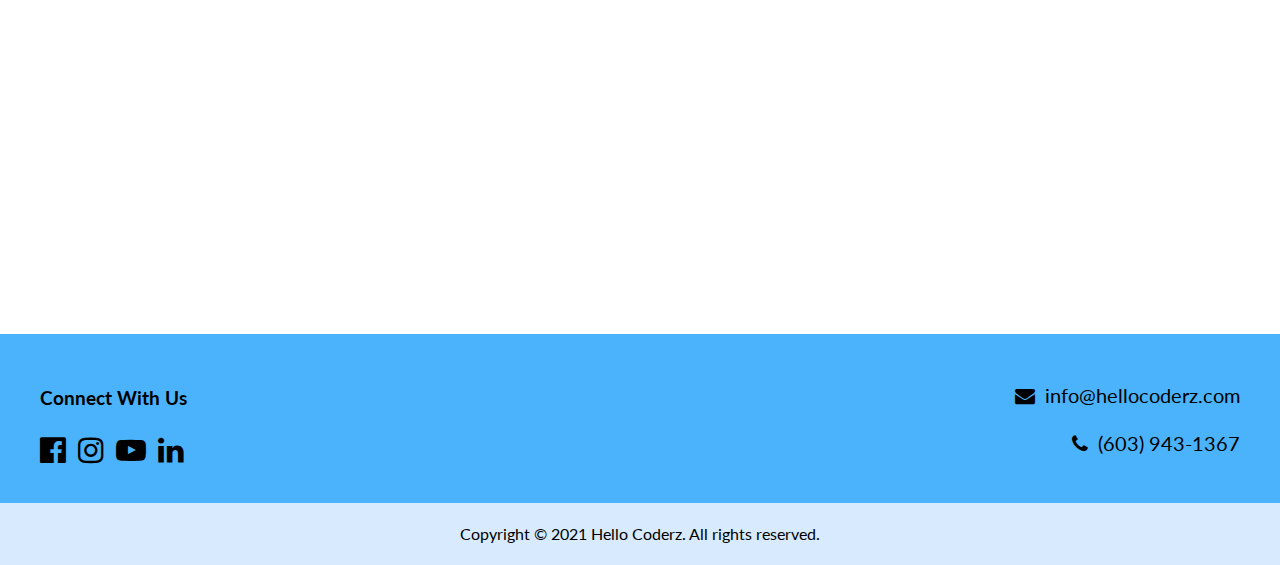
<file: docs/jobs.html>
<!DOCTYPE html>

<html>
	<head>
		<title>Jobs | Hello Coderz</title>
		<meta charset="UTF-8">
		<meta name="viewport" content="width=device-width, initial-scale=1">
		<script src="scripts.js"></script>
		<link rel="stylesheet" href="style.css">
		<link rel="icon" href="images/logoNoWords.png">
		<link href="https://fonts.googleapis.com/css2?family=Lato:wght@700&display=swap" rel="stylesheet">
        <link rel="stylesheet" href="https://fonts.googleapis.com/css?family=Lato">
		<link rel="stylesheet" href="https://cdnjs.cloudflare.com/ajax/libs/font-awesome/4.7.0/css/font-awesome.min.css">
	</head>
	
	<body onscroll="scrollFunction()" onresize="resizeFunction(1200)" onload="resizeFunction(1200)">
		<nav>
			<div class="left-side">
				<a href="index" class="logo"><img src="images/whiteLogo.png" alt="logo"></a>
			</div>
			
			<div class="right-side">
				<!-- Right-sided navbar links -->
				<div class="right hide-small">
				
					<div id = "myNav" class="nav-link-wrapper overlay">
						<a href="javascript:void(0)" class="closebtn" onclick="closeNav()">&times;</a>
					
						<div class="overlay-content">
						
							<hr>
							
							<div id = "dropdown1" class="dropdown">
								<div tabindex=0 onclick="toggleDropdown()" class = "link">
									<a>ABOUT</a>
									<span class="carrot">&#8250;</span>
								</div>
								
								<div class="dropdown-content">
									<a class="dropdown-link" href="faq">FAQs</a>
									<a class="dropdown-link" href="policies">Policies</a>
									<a class="dropdown-link" href="founders">Founders</a>
								</div>
							</div>
							
							<hr>
							
							<a href="why" class="link">WHY</a>
							
							<hr>
							
							<a href="levels" class="link">PYTHON LEVELS</a>
							
							<hr>
							
							<a href="tuition" class="link">TUITION</a>
							
							<hr>
							
							<div id = "dropdown2" class="dropdown">
								<div tabindex=0 onclick="toggleDropdown()" class = "link">
									<a>REGISTER</a>
									<span class = "carrot">&#8250;</span>
								</div>
								
								<div class="dropdown-content">
									<a class="dropdown-link" href="trial">Free Trial</a>
									<a class="dropdown-link" href="session">Sessions</a>
								</div>
							</div>
							
							<hr>
							
							<a href="contests" class="link">CONTESTS</a>
							
							<hr>
							
							<a href="jobs" class="link active-link">JOBS</a>
							
							<hr>
							
							<a href="contact" class="link">CONTACT</a>
							
						</div>
						
					</div>
					
					<a href="javascript:void(0)" class="menu" onclick="openNav()">&#9776;</a>
					
				</div>
			</div>
		</nav>
		
		<main>
			<div class="hero-image">
				<div class="hero-text">
					<h1>Join the Hello Coderz Team</h1>
				</div>
			</div>
		
			<div class="main-wrapper">	
				<p>
				There are two requirements to apply for a job at Hello Coderz:
				<br>
				1. You must be either a junior or senior in high school or an engineering undergraduate in college.
				<br>
				2. You must have a thorough understanding of Python to teach any level.
				<br>
				Please fill out this form, and we will be in touch regarding next 
				steps in the application process. Although these are the only two requirements to 
				apply, they do not guarantee the job. Many other factors are taken into account, such 
				as GPA, test scores, awards, etc. Compensation will be decided based on experience.
				</p>

				
			
				<iframe src="https://docs.google.com/forms/d/e/1FAIpQLSe90t8u-mvtEPNhD52mbL5K2nFEa9-S4GZyaEVYdVCma8N_6g/viewform?embedded=true" frameborder="0" marginheight="0" marginwidth="0">Loading...</iframe>
			</div>
			
			<footer>
				<div class="left-footer-wrapper">
					<h3>Connect With Us</h3>
				
					<a href="https://www.facebook.com/Hello-Coderz-100532678429174" target="_blank"><i class="fa fa-facebook-official"></i></a>
					<a href="https://www.instagram.com/hellocoderz" target="_blank"><i class="fa fa-instagram"></i></a>
					<a href="https://www.youtube.com/channel/UC-Uk219y5WWWXd9Q2IXkONw" target="_blank"><i class="fa fa-youtube-play"></i></a>
					<a href="https://www.linkedin.com/company/hello-coderz" target="_blank"><i class="fa fa-linkedin"></i></a>
				</div>
				
				<div class="right-footer-wrapper">
					<div class="right-footer-item">
						<i class="fa fa-envelope"></i>
						<a href="mailto:info@hellocoderz.com">info@hellocoderz.com</a>
					</div>
										
					<div class="right-footer-item">
						<i class="fa fa-phone"></i>
						<a href="tel:(603) 943-1367">(603) 943-1367</a>
					</div>
				</div>
				
				<div class="clearfix"></div> 
			</footer>
			
			<div class="copyright-footer">
               <p>
               <a>Copyright &#169; 2021 Hello Coderz. All rights reserved.</a>
               </p>
            </div>
		</main>
		
		<script>		
		document.querySelector("iframe").addEventListener("load", 
			function() 
			{
				
				window.scrollTo
				({
					top: 0,
					left: 0,
					behavior: 'smooth'
				});
				
				document.querySelector("iframe").style.height="500px";
		});
		</script>
	</body>
</html>
</file>
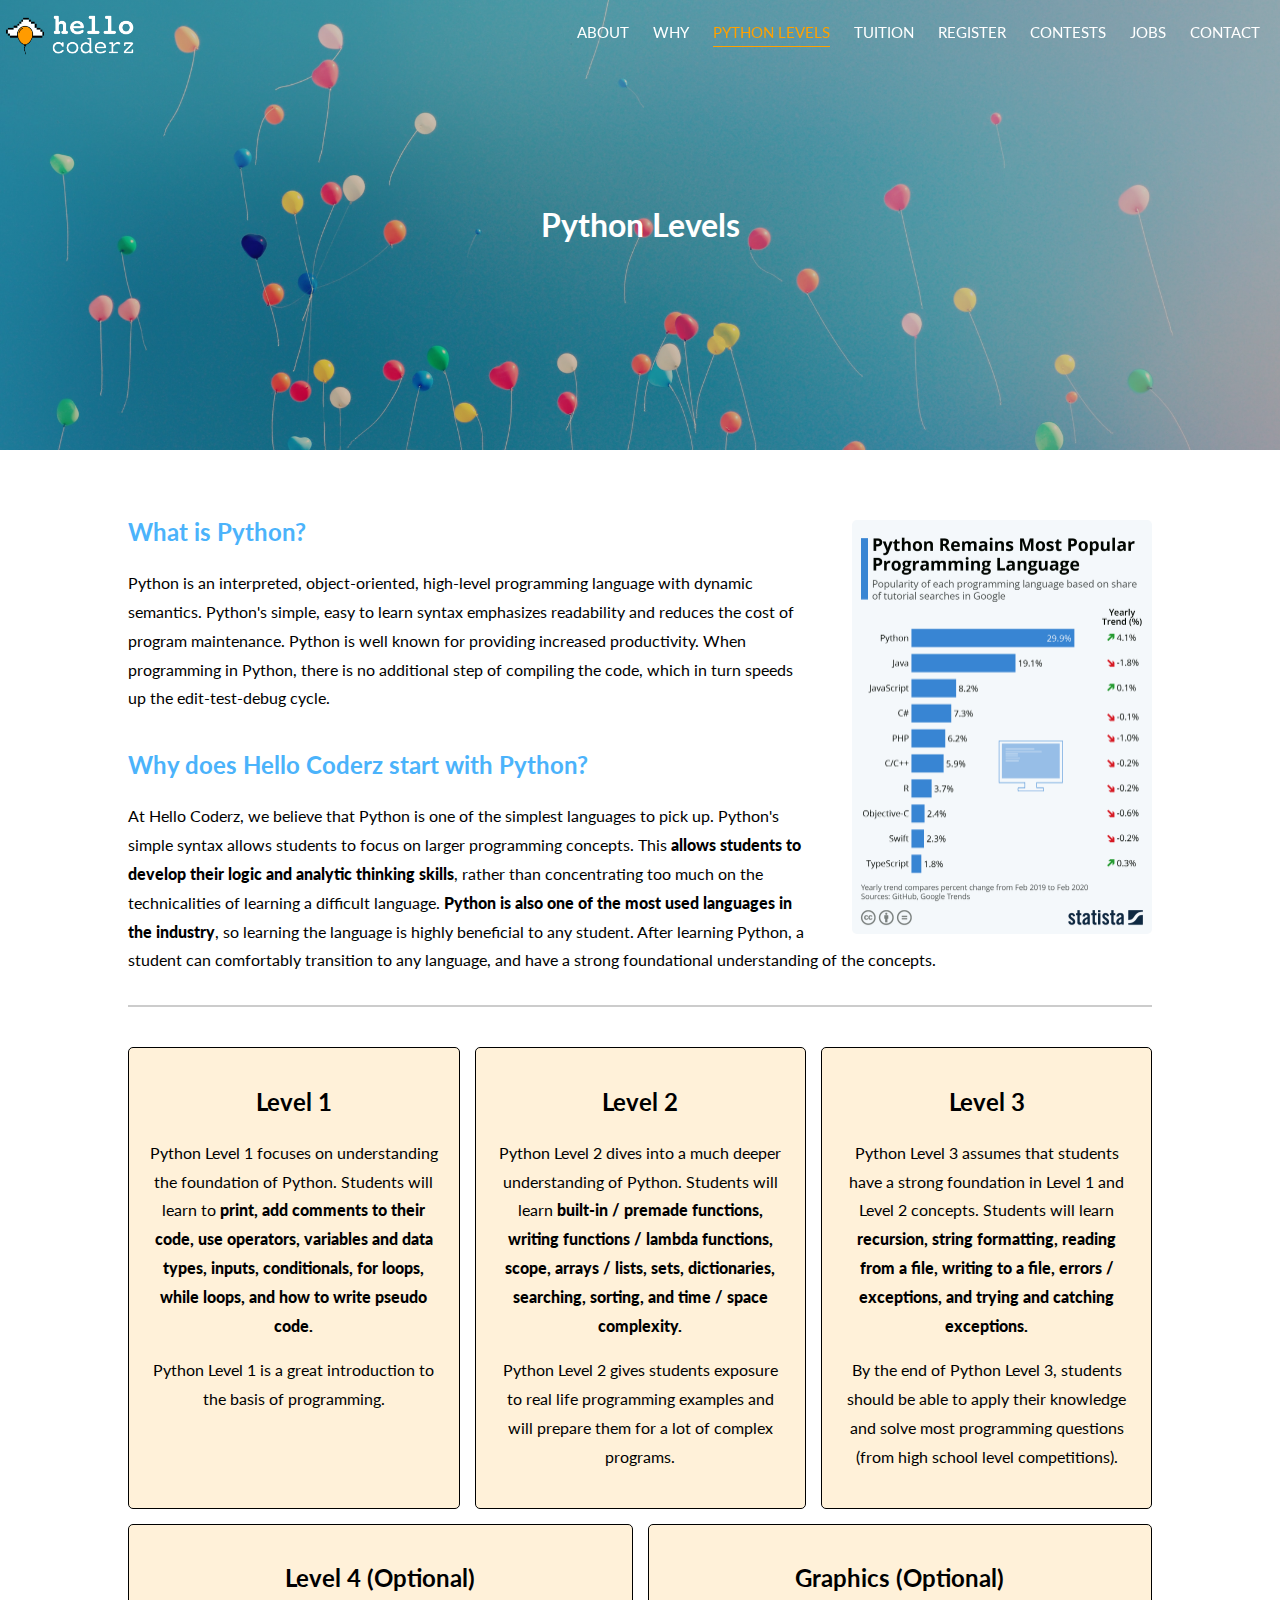
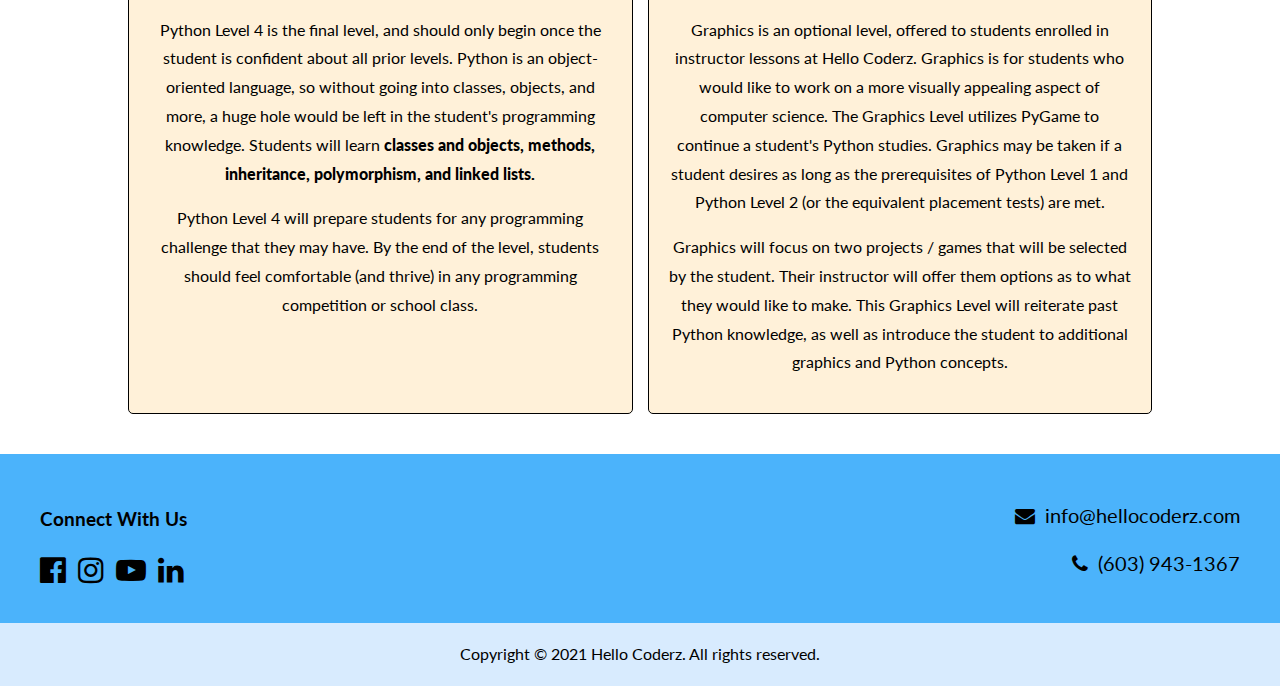
<file: docs/levels.html>
<!DOCTYPE html>

<html>
	<head>
		<title>Python Levels | Hello Coderz</title>
		<meta charset="UTF-8">
		<meta name="viewport" content="width=device-width, initial-scale=1">
		<script src="scripts.js"></script>
		<link rel="stylesheet" href="style.css">
		<link rel="icon" href="images/logoNoWords.png">
		<link href="https://fonts.googleapis.com/css2?family=Lato:wght@700&display=swap" rel="stylesheet">
        <link rel="stylesheet" href="https://fonts.googleapis.com/css?family=Lato">
		<link rel="stylesheet" href="https://cdnjs.cloudflare.com/ajax/libs/font-awesome/4.7.0/css/font-awesome.min.css">
	</head>
	
	<body onscroll="scrollFunction()">
		<nav>
			<div class="left-side">
				<a href="index" class="logo"><img src="images/whiteLogo.png" alt="logo"></a>
			</div>
			
			<div class="right-side">
				<!-- Right-sided navbar links -->
				<div class="right hide-small">
				
					<div id = "myNav" class="nav-link-wrapper overlay">
						<a href="javascript:void(0)" class="closebtn" onclick="closeNav()">&times;</a>
					
						<div class="overlay-content">
						
							<hr>
							
							<div id = "dropdown1" class="dropdown">
								<div tabindex=0 onclick="toggleDropdown()" class = "link">
									<a>ABOUT</a>
									<span class="carrot">&#8250;</span>
								</div>
								
								<div class="dropdown-content">
									<a class="dropdown-link" href="faq">FAQs</a>
									<a class="dropdown-link" href="policies">Policies</a>
									<a class="dropdown-link" href="founders">Founders</a>
								</div>
							</div>
							
							<hr>
							
							<a href="why" class="link">WHY</a>
							
							<hr>
							
							<a href="levels" class="link active-link">PYTHON LEVELS</a>
							
							<hr>
							
							<a href="tuition" class="link">TUITION</a>
							
							<hr>
							
							<div id = "dropdown2" class="dropdown">
								<div tabindex=0 onclick="toggleDropdown()" class = "link">
									<a>REGISTER</a>
									<span class = "carrot">&#8250;</span>
								</div>
								
								<div class="dropdown-content">
									<a class="dropdown-link" href="trial">Free Trial</a>
									<a class="dropdown-link" href="session">Sessions</a>
								</div>
							</div>
							
							<hr>
							
							<a href="contests" class="link">CONTESTS</a>
							
							<hr>
							
							<a href="jobs" class="link">JOBS</a>
							
							<hr>
							
							<a href="contact" class="link">CONTACT</a>
							
						</div>
						
					</div>
					
					<a href="javascript:void(0)" class="menu" onclick="openNav()">&#9776;</a>
					
				</div>
			</div>
		</nav>
		
		<main>
			<div class="hero-image">
				<div class="hero-text">
					<h1>Python Levels</h1>
				</div>
			</div>
		
			<div class="main-wrapper">
                
				<img id="language-chart" src="images/language-chart.jpeg" alt="Python remains on top!">
                
                <div id="myModal" class="modal">
                    <span class="close">&times;</span>
                    <img class="modal-content" id="img01">
                    <div id="caption"></div>
                </div>
                
                <script>enlargeLanguageChart();</script>
                
				<div class="left-wrapper">
					<h2>What is Python?</h2>
					
					<p>
					Python is an interpreted, object-oriented, high-level programming language with dynamic semantics. Python's simple, 
					easy to learn syntax emphasizes readability and reduces the cost of program maintenance. Python is well known for 
					providing increased productivity. When programming in Python, there is no additional step of compiling the code, 
					which in turn speeds up the edit-test-debug cycle.
					</p>
					
					<h2>Why does Hello Coderz start with Python?</h2>
					
					<p>
					At Hello Coderz, we believe that Python is one of the simplest languages to pick up. Python's simple syntax allows students 
                    to focus on larger programming concepts. This <strong>allows students to develop their logic and analytic thinking skills</strong>, rather than 
					concentrating too much on the technicalities of learning a difficult language. <strong>Python is also one of the most used languages in the 
                    industry</strong>, so learning the language is highly beneficial to any student. After learning Python, a student can comfortably 
					transition to any language, and have a strong foundational understanding of the concepts.
					</p>
					
					
				</div>
				
				<hr class="levels-hr">
			
				<div class="levels">
					<div class="level">
						<h4>Level 1</h4>
					
						<p>
						Python Level 1 focuses on understanding the foundation of Python. Students will 
						learn to <strong>print, add comments to their code, use operators, variables
						and data types, inputs, conditionals, for loops, while loops, and how to write pseudo code.</strong>
						</p>
						
						<p>
						Python Level 1 is a great introduction to the basis of programming.
						</p>
				
					</div>
					
					<div class="level">
						<h4>Level 2</h4>
						
						<p>
						Python Level 2 dives into a much deeper understanding of Python. Students will learn <strong>built-in 
						/ premade functions, writing functions / lambda functions, scope, arrays / lists, sets, dictionaries,
						searching, sorting, and time / space complexity.</strong>
						</p>
						
						<p>
						Python Level 2 gives students exposure to real life programming examples and will prepare them for
						a lot of complex programs. 
						</p>
					</div>
					
					<div class="level">	
						<h4>Level 3</h4>
						
						<p>
						Python Level 3 assumes that students have a strong foundation in Level 1 and Level 2 concepts.
						Students will learn <strong>recursion, string formatting, reading from a file, writing to a file, 
						errors / exceptions, and trying and catching exceptions.</strong>
						</p>
						
						<p>
						By the end of Python Level 3, students should be able to apply their knowledge and solve most 
						programming questions (from high school level competitions). 
						</p>
					</div>
				</div>
				
				<div class="levels">
					<div class="level">
						<h4>Level 4 (Optional)</h4>
						
						<p>
						Python Level 4 is the final level, and should only begin once the student is confident about all prior levels. Python is an object-oriented language, so without 
						going into classes, objects, and more, a huge hole would be left in the student's programming 
						knowledge. Students will learn <strong>classes and objects, methods, inheritance, polymorphism, 
						and linked lists.</strong>
						</p>
						
						<p>
						Python Level 4 will prepare students for any programming challenge that they may have. By the end 
						of the level, students should feel comfortable (and thrive) in any programming competition or school
						class.
						</p>
					</div>
						
					<div class="level">
						<h4>Graphics (Optional)</h4>
						
						<p>
						Graphics is an optional level, offered to students enrolled in instructor lessons at Hello Coderz. Graphics is for students who would like to work on a more visually 
						appealing aspect of computer science. The Graphics Level utilizes PyGame to continue a student's Python 
						studies. Graphics may be taken if a student desires as long as the prerequisites of Python Level 1 and 
						Python Level 2 (or the equivalent placement tests) are met.
						</p>
						
						<p>
						Graphics will focus on two projects / games that will be selected by the student. Their instructor will 
						offer them options as to what they would like to make. This Graphics Level will reiterate past Python 
						knowledge, as well as introduce the student to additional graphics and Python concepts.
						</p>
					</div>
				</div>
			</div>
			
			<footer>
				<div class="left-footer-wrapper">
					<h3>Connect With Us</h3>
				
					<a href="https://www.facebook.com/Hello-Coderz-100532678429174" target="_blank"><i class="fa fa-facebook-official"></i></a>
					<a href="https://www.instagram.com/hellocoderz" target="_blank"><i class="fa fa-instagram"></i></a>
					<a href="https://www.youtube.com/channel/UC-Uk219y5WWWXd9Q2IXkONw" target="_blank"><i class="fa fa-youtube-play"></i></a>
					<a href="https://www.linkedin.com/company/hello-coderz" target="_blank"><i class="fa fa-linkedin"></i></a>
				</div>
				
				<div class="right-footer-wrapper">
					<div class="right-footer-item">
						<i class="fa fa-envelope"></i>
						<a href="mailto:info@hellocoderz.com">info@hellocoderz.com</a>
					</div>
										
					<div class="right-footer-item">
						<i class="fa fa-phone"></i>
						<a href="tel:(603) 943-1367">(603) 943-1367</a>
					</div>
				</div>
				
				<div style="clear: both;"></div> 
				<div></div>
			</footer>
			
			<div class="copyright-footer">
               <p>
               <a>Copyright &#169; 2021 Hello Coderz. All rights reserved.</a>
               </p>
            </div>
		</main>
	</body>
</html>
</file>
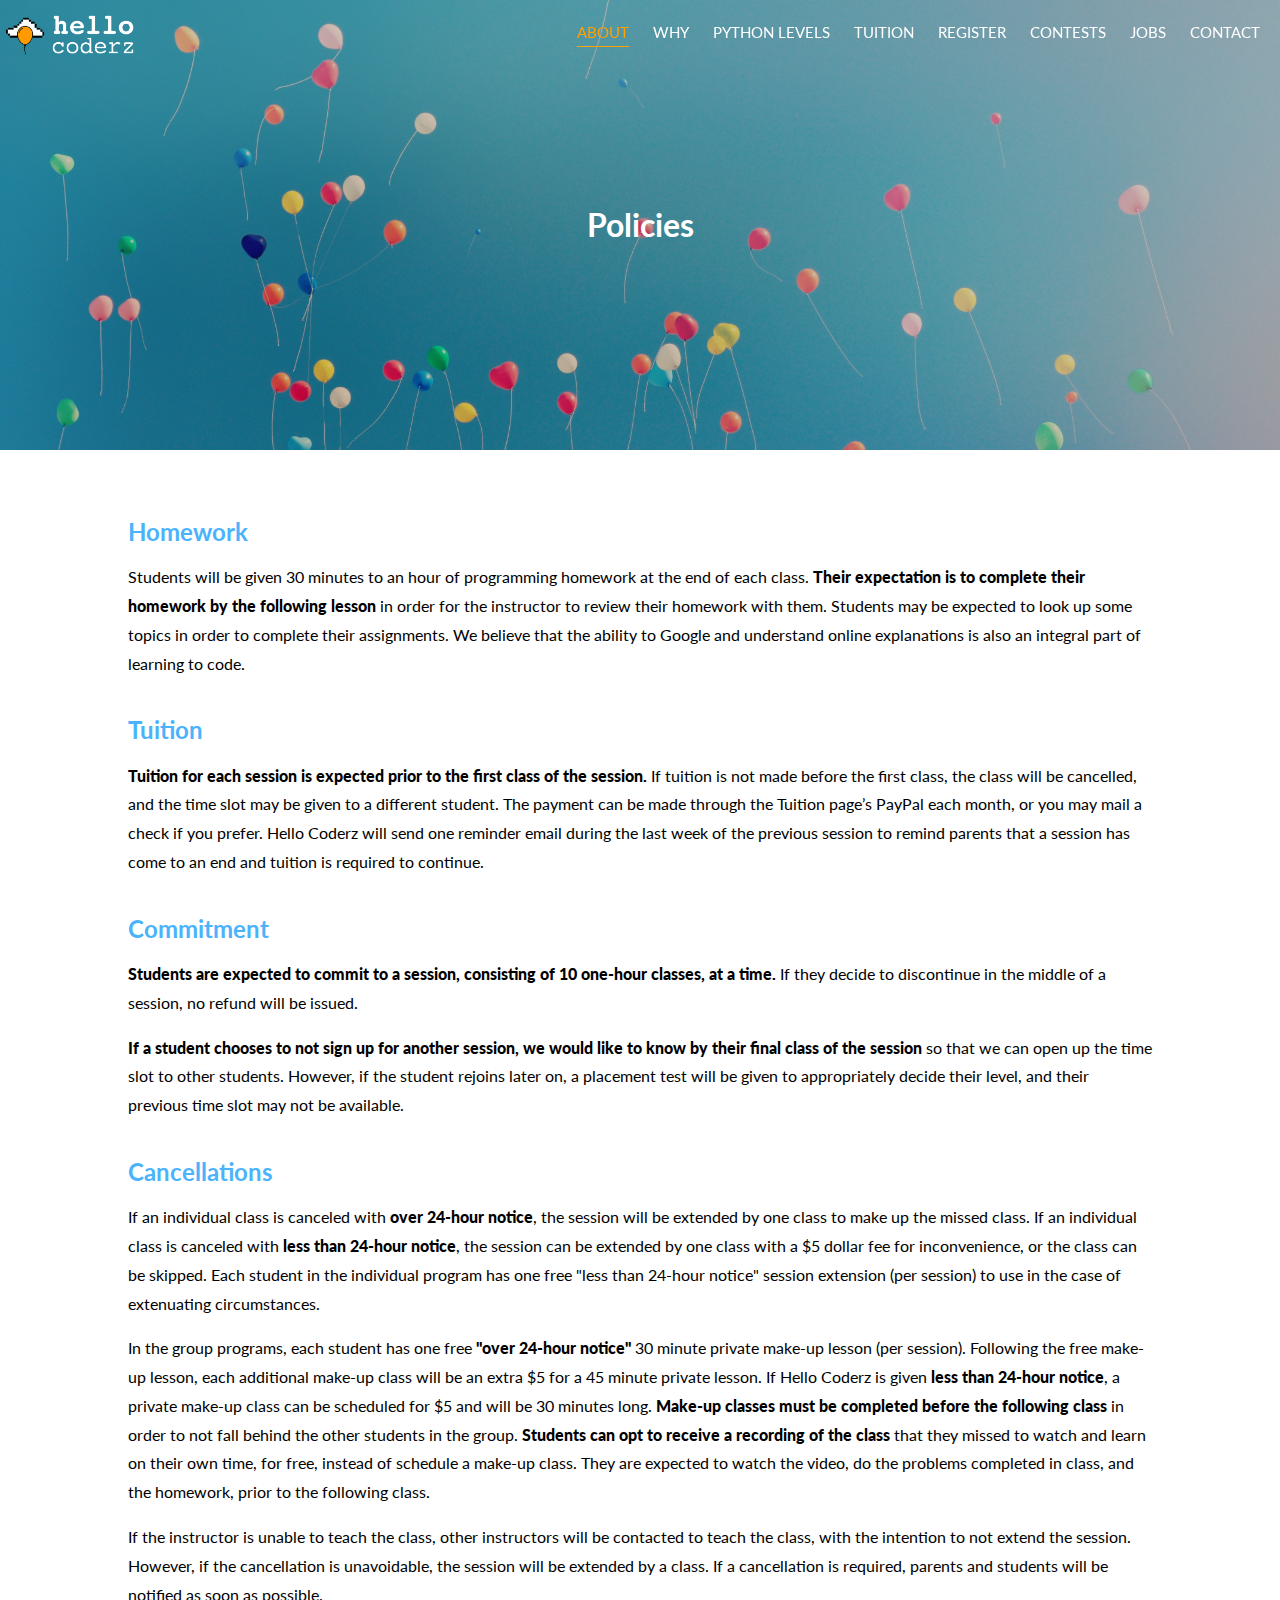
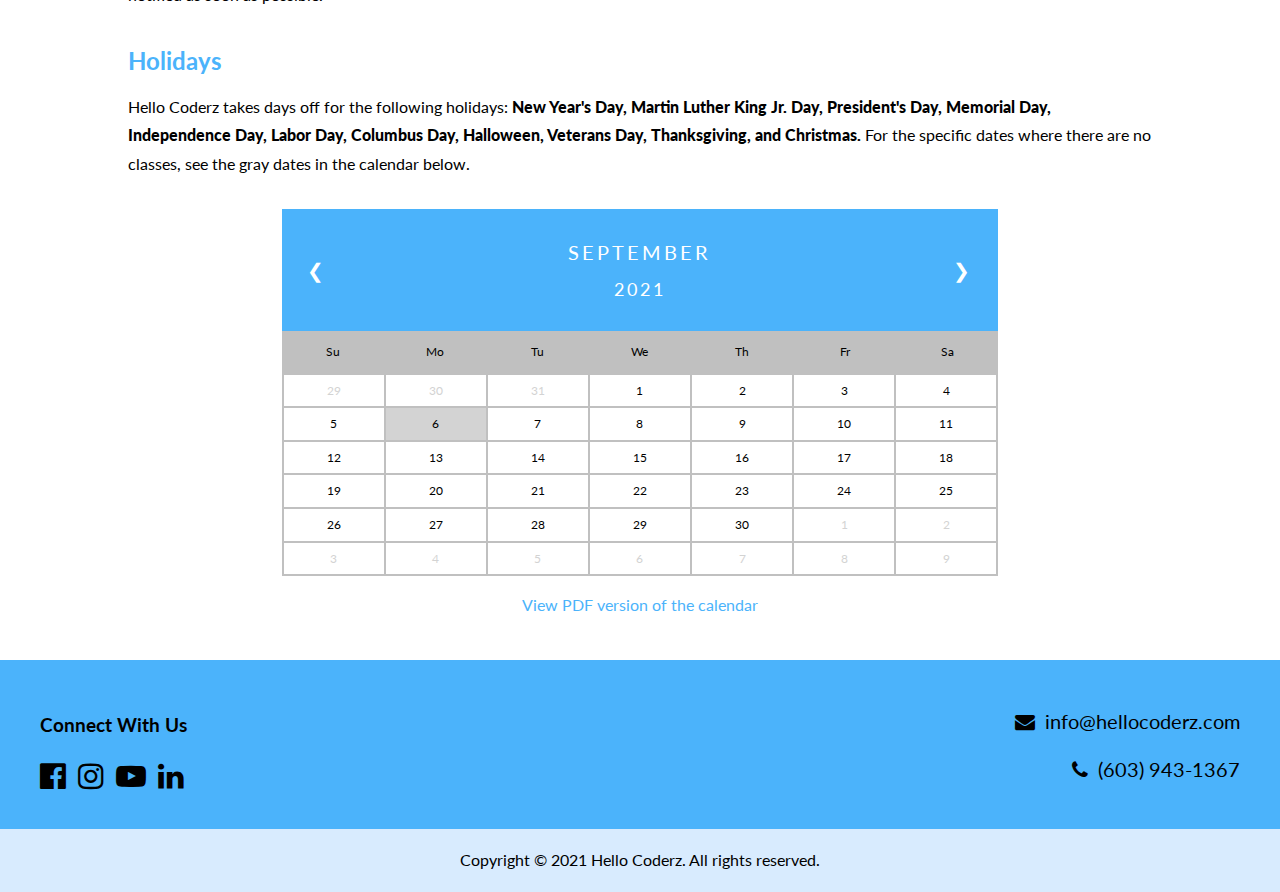
<file: docs/policies.html>
<!DOCTYPE html>

<html>
	<head>
		<title>Policies | Hello Coderz</title>
		<meta charset="UTF-8">
		<meta name="viewport" content="width=device-width, initial-scale=1">
		<script src="scripts.js"></script>
		<link rel="stylesheet" href="style.css">
		<link rel="icon" href="images/logoNoWords.png">
        <link href="https://fonts.googleapis.com/css2?family=Lato:wght@700&display=swap" rel="stylesheet">
        <link rel="stylesheet" href="https://fonts.googleapis.com/css?family=Lato">
		<link rel="stylesheet" href="https://cdnjs.cloudflare.com/ajax/libs/font-awesome/4.7.0/css/font-awesome.min.css">
	</head>
	
	<body onscroll="scrollFunction()">
		<nav>
			<div class="left-side">
				<a href="index" class="logo"><img src="images/whiteLogo.png" alt="logo"></a>
			</div>
			
			<div class="right-side">
				<!-- Right-sided navbar links -->
				<div class="right hide-small">
				
					<div id = "myNav" class="nav-link-wrapper overlay">
						<a href="javascript:void(0)" class="closebtn" onclick="closeNav()">&times;</a>
					
						<div class="overlay-content">
						
							<hr>
							
							<div id = "dropdown1" class="dropdown">
								<div tabindex=0 onclick="toggleDropdown()" class = "link active-link">
									<a>ABOUT</a>
									<span class="carrot">&#8250;</span>
								</div>
								
								<div class="dropdown-content">
									<a class="dropdown-link" href="faq">FAQs</a>
									<a class="dropdown-link" href="policies">Policies</a>
									<a class="dropdown-link" href="founders">Founders</a>
								</div>
							</div>
							
							<hr>
							
							<a href="why" class="link">WHY</a>
							
							<hr>
							
							<a href="levels" class="link">PYTHON LEVELS</a>
							
							<hr>
							
							<a href="tuition" class="link">TUITION</a>
							
							<hr>
							
							<div id = "dropdown2" class="dropdown">
								<div tabindex=0 onclick="toggleDropdown()" class = "link">
									<a>REGISTER</a>
									<span class = "carrot">&#8250;</span>
								</div>
								
								<div class="dropdown-content">
									<a class="dropdown-link" href="trial">Free Trial</a>
									<a class="dropdown-link" href="session">Sessions</a>
								</div>
							</div>
							
							<hr>
							
							<a href="contests" class="link">CONTESTS</a>
							
							<hr>
							
							<a href="jobs" class="link">JOBS</a>
							
							<hr>
							
							<a href="contact" class="link">CONTACT</a>
							
						</div>
						
					</div>
					
					<a href="javascript:void(0)" class="menu" onclick="openNav()">&#9776;</a>
					
				</div>
			</div>
		</nav>
		
		<main>
			<div class="hero-image">
				<div class="hero-text">
					<h1>Policies</h1>
				</div>
			</div>
		
			<div class="main-wrapper">				
				<div class="left-wrapper policies">
					<h2>Homework</h2>

					<p>
					Students will be given 30 minutes to an hour of programming homework at the end of each class. <strong>Their expectation is to complete 
                    their homework by the following lesson</strong> in order for the instructor to review their homework with them. 
					Students may be expected to look up some topics in order to complete their 
					assignments. We believe that the ability to Google and understand online explanations is also an integral 
					part of learning to code.
					</p>
					
					<h2>Tuition</h2>
					
					<p>
                    <strong>Tuition for each session is expected prior to the first class of the session.</strong> If tuition is not made before the first class, the class will be cancelled, and the time slot may be given to a different student. The payment can be made through the Tuition page’s PayPal each month, or you may mail a check 
					if you prefer. Hello Coderz will send one reminder email during the last week of the previous session to remind parents that a session has come to an end and tuition is required to continue.
					</p>
					
					<h2>Commitment</h2>

					<p>
					<strong>Students are expected to commit to a session, consisting of 10 one-hour classes, at a time.</strong> If they decide to discontinue in the middle of a session, no refund will be issued.
					</p>
                    <p>
                    <strong>If a student chooses to not sign up for another session, we would like to 
                    know by their final class of the session</strong> so that we can open up the time slot to other students. However, if the 
					student rejoins later on, a placement test will be given to appropriately decide their level, and their previous
					time slot may not be available.
                    </p>
                    
					
					<h2>Cancellations</h2>
					
					<p>
					If an individual class is canceled with <strong>over 24-hour notice</strong>, the session will be extended by one class to make up the missed class. If an individual  class is canceled with <strong>less than 24-hour notice</strong>, the session can be extended by one class with a $5 dollar fee for inconvenience, or the class can be skipped. Each student in the individual program has one free "less than 24-hour notice" session extension (per session) to use in the case of extenuating circumstances.
					</p>
                    
                    <p>
                        In the group programs, each student has one free <strong>"over 24-hour notice"</strong> 30 minute private make-up lesson (per session). Following the free make-up lesson, each additional make-up class will be an extra $5 for a 45 minute private lesson. If Hello Coderz is given <strong>less than 24-hour notice</strong>, a private make-up class can be scheduled for $5 and will be 30 minutes long. <strong>Make-up classes must be completed before the following class</strong> in order to not fall behind the other students in the group. <strong>Students can opt to receive a recording of the class</strong> that they missed to watch and learn on their own time, for free, instead of schedule a make-up class. They are expected to watch the video, do the problems completed in class, and the homework, prior to the following class.
                    </p>

					<p>
					If the instructor is unable to teach the class, other instructors will be contacted to teach the class,
					with the intention to not extend the session. However, if the cancellation is unavoidable, the session will be extended by a class. If a cancellation is required, parents and students will
					be notified as soon as possible.
					</p>

					<h2>Holidays</h2>
					
					<p>
					Hello Coderz takes days off for the following holidays: <strong>New Year's Day, Martin Luther King Jr. Day, President's 
					Day, Memorial Day, Independence Day, Labor Day, Columbus Day, Halloween, Veterans Day, Thanksgiving, and Christmas.</strong>
					For the specific dates where there are no classes, see the gray dates in the calendar below.
					</p>
					
					<div class="calendar-wrapper">
						<div class="calendar">
							<div class="month">			
								<ul>
									<li class="prev" onclick="plusSlides(-1)">&#10094;</li>
									<li class="next" onclick="plusSlides(1)">&#10095;</li>
									<li>
										September<br>
										<span style="font-size:18px">2020</span>
									</li>
								</ul>
							</div>

							<ul class="weekdays">
								<li>Su</li>
								<li>Mo</li>
								<li>Tu</li>
								<li>We</li>
								<li>Th</li>
								<li>Fr</li>
								<li>Sa</li>
							</ul>

							<ul class="days">
								<span class="inactive">
									<li>30</li>
									<li>31</li>
								</span>
							
								<span class="active">
									<li>1</li>
									<li>2</li>
									<li>3</li>
									<li>4</li>
									<li>5</li>
									<li>6</li>
									<li class="holiday">7</li>
									<li>8</li>
									<li>9</li>
									<li>10</li>
									<li>11</li>
									<li>12</li>
									<li>13</li>
									<li>14</li>
									<li>15</li>
									<li>16</li>
									<li>17</li>
									<li>18</li>
									<li>19</li>
									<li>20</li>
									<li>21</li>
									<li>22</li>
									<li>23</li>
									<li>24</li>
									<li>25</li>
									<li>26</li>
									<li>27</li>
									<li>28</li>
									<li>29</li>
									<li>30</li>
								</span>
								
								<span class="inactive">
									<li>1</li>
									<li>2</li>
									<li>3</li>
									<li>4</li>
									<li>5</li>
									<li>6</li>
									<li>7</li>
									<li>8</li>
									<li>9</li>
									<li>10</li>
								</span>
							</ul>
						</div>

						<div class="calendar">
							<div class="month">			
								<ul>
									<li class="prev" onclick="plusSlides(-1)">&#10094;</li>
									<li class="next" onclick="plusSlides(1)">&#10095;</li>
									<li>
										October<br>
										<span style="font-size:18px">2020</span>
									</li>
								</ul>
							</div>

							<ul class="weekdays">
								<li>Su</li>
								<li>Mo</li>
								<li>Tu</li>
								<li>We</li>
								<li>Th</li>
								<li>Fr</li>
								<li>Sa</li>
							</ul>

							<ul class="days">
								<span class="inactive">
									<li>27</li>
									<li>28</li>
									<li>29</li>
									<li>30</li>
								</span>
							
								<span class="active">
									<li>1</li>
									<li>2</li>
									<li>3</li>
									<li>4</li>
									<li>5</li>
									<li>6</li>
									<li>7</li>
									<li>8</li>
									<li>9</li>
									<li>10</li>
									<li>11</li>
									<li class="holiday">12</li>
									<li>13</li>
									<li>14</li>
									<li>15</li>
									<li>16</li>
									<li>17</li>
									<li>18</li>
									<li>19</li>
									<li>20</li>
									<li>21</li>
									<li>22</li>
									<li>23</li>
									<li>24</li>
									<li>25</li>
									<li>26</li>
									<li>27</li>
									<li>28</li>
									<li>29</li>
									<li>30</li>
									<li class="holiday">31</li>
								</span>
								
								<span class="inactive">
									<li>1</li>
									<li>2</li>
									<li>3</li>
									<li>4</li>
									<li>5</li>
									<li>6</li>
									<li>7</li>
								</span>
							</ul>
						</div>
						
						<div class="calendar">
							<div class="month">			
								<ul>
									<li class="prev" onclick="plusSlides(-1)">&#10094;</li>
									<li class="next" onclick="plusSlides(1)">&#10095;</li>
									<li>
										November<br>
										<span style="font-size:18px">2020</span>
									</li>
								</ul>
							</div>

							<ul class="weekdays">
								<li>Su</li>
								<li>Mo</li>
								<li>Tu</li>
								<li>We</li>
								<li>Th</li>
								<li>Fr</li>
								<li>Sa</li>
							</ul>

							<ul class="days">
								<span class="active">
									<li>1</li>
									<li>2</li>
									<li>3</li>
									<li>4</li>
									<li>5</li>
									<li>6</li>
									<li>7</li>
									<li>8</li>
									<li>9</li>
									<li>10</li>
									<li class="holiday">11</li>
									<li>12</li>
									<li>13</li>
									<li>14</li>
									<li>15</li>
									<li>16</li>
									<li>17</li>
									<li>18</li>
									<li>19</li>
									<li>20</li>
									<li>21</li>
									<li>22</li>
									<li>23</li>
									<li>24</li>
									<li class="holiday">25</li>
									<li class="holiday">26</li>
									<li class="holiday">27</li>
									<li class="holiday">28</li>
									<li class="holiday">29</li>
									<li>30</li>
								</span>
								
								<span class="inactive">
									<li>1</li>
									<li>2</li>
									<li>3</li>
									<li>4</li>
									<li>5</li>
									<li>6</li>
									<li>7</li>
									<li>8</li>
									<li>9</li>
									<li>10</li>
									<li>11</li>
									<li>12</li>
								</span>
							</ul>
						</div>
						
						<div class="calendar">
							<div class="month">			
								<ul>
									<li class="prev" onclick="plusSlides(-1)">&#10094;</li>
									<li class="next" onclick="plusSlides(1)">&#10095;</li>
									<li>
										December<br>
										<span style="font-size:18px">2020</span>
									</li>
								</ul>
							</div>

							<ul class="weekdays">
								<li>Su</li>
								<li>Mo</li>
								<li>Tu</li>
								<li>We</li>
								<li>Th</li>
								<li>Fr</li>
								<li>Sa</li>
							</ul>

							<ul class="days">
								<span class="inactive">
									<li>29</li>
									<li>30</li>
								</span>
							
								<span class="active">
									<li>1</li>
									<li>2</li>
									<li>3</li>
									<li>4</li>
									<li>5</li>
									<li>6</li>
									<li>7</li>
									<li>8</li>
									<li>9</li>
									<li>10</li>
									<li>11</li>
									<li>12</li>
									<li>13</li>
									<li>14</li>
									<li>15</li>
									<li>16</li>
									<li>17</li>
									<li>18</li>
									<li>19</li>
									<li>20</li>
									<li>21</li>
									<li>22</li>
									<li class="holiday">23</li>
									<li class="holiday">24</li>
									<li class="holiday">25</li>
									<li class="holiday">26</li>
									<li class="holiday">27</li>
									<li class="holiday">28</li>
									<li class="holiday">29</li>
									<li class="holiday">30</li>
									<li class="holiday">31</li>
								</span>
								
								<span class="inactive">
									<li>1</li>
									<li>2</li>
									<li>3</li>
									<li>4</li>
									<li>5</li>
									<li>6</li>
									<li>7</li>
									<li>8</li>
									<li>9</li>
								</span>
							</ul>
						</div>
						
						<div class="calendar">
							<div class="month">			
								<ul>
									<li class="prev" onclick="plusSlides(-1)">&#10094;</li>
									<li class="next" onclick="plusSlides(1)">&#10095;</li>
									<li>
										January<br>
										<span style="font-size:18px">2021</span>
									</li>
								</ul>
							</div>

							<ul class="weekdays">
								<li>Su</li>
								<li>Mo</li>
								<li>Tu</li>
								<li>We</li>
								<li>Th</li>
								<li>Fr</li>
								<li>Sa</li>
							</ul>

							<ul class="days">
								<span class="inactive">
									<li>27</li>
									<li>28</li>
									<li>29</li>
									<li>30</li>
									<li>31</li>
								</span>
							
								<span class="active">
									<li class="holiday">1</li>
									<li class="holiday">2</li>
									<li class="holiday">3</li>
									<li>4</li>
									<li>5</li>
									<li>6</li>
									<li>7</li>
									<li>8</li>
									<li>9</li>
									<li>10</li>
									<li>11</li>
									<li>12</li>
									<li>13</li>
									<li>14</li>
									<li>15</li>
									<li>16</li>
									<li>17</li>
									<li class="holiday">18</li>
									<li>19</li>
									<li>20</li>
									<li>21</li>
									<li>22</li>
									<li>23</li>
									<li>24</li>
									<li>25</li>
									<li>26</li>
									<li>27</li>
									<li>28</li>
									<li>29</li>
									<li>30</li>
									<li>31</li>
								</span>
								
								<span class="inactive">
									<li>1</li>
									<li>2</li>
									<li>3</li>
									<li>4</li>
									<li>5</li>
									<li>6</li>
								</span>
							</ul>
						</div>
						
						<div class="calendar">
							<div class="month">			
								<ul>
									<li class="prev" onclick="plusSlides(-1)">&#10094;</li>
									<li class="next" onclick="plusSlides(1)">&#10095;</li>
									<li>
										February<br>
										<span style="font-size:18px">2021</span>
									</li>
								</ul>
							</div>

							<ul class="weekdays">
								<li>Su</li>
								<li>Mo</li>
								<li>Tu</li>
								<li>We</li>
								<li>Th</li>
								<li>Fr</li>
								<li>Sa</li>
							</ul>

							<ul class="days">
								<span class="inactive">
									<li>31</li>
								</span>
							
								<span class="active">
									<li>1</li>
									<li>2</li>
									<li>3</li>
									<li>4</li>
									<li>5</li>
									<li>6</li>
									<li>7</li>
									<li>8</li>
									<li>9</li>
									<li>10</li>
									<li>11</li>
									<li>12</li>
									<li>13</li>
									<li>14</li>
									<li class="holiday">15</li>
									<li>16</li>
									<li>17</li>
									<li>18</li>
									<li>19</li>
									<li>20</li>
									<li>21</li>
									<li>22</li>
									<li>23</li>
									<li>24</li>
									<li>25</li>
									<li>26</li>
									<li>27</li>
									<li>28</li>
								</span>
								
								<span class="inactive">
									<li>1</li>
									<li>2</li>
									<li>3</li>
									<li>4</li>
									<li>5</li>
									<li>6</li>
									<li>7</li>
									<li>8</li>
									<li>9</li>
									<li>10</li>
									<li>11</li>
									<li>12</li>
									<li>13</li>
								</span>
							</ul>
						</div>
						
						<div class="calendar">
							<div class="month">			
								<ul>
									<li class="prev" onclick="plusSlides(-1)">&#10094;</li>
									<li class="next" onclick="plusSlides(1)">&#10095;</li>
									<li>
										March<br>
										<span style="font-size:18px">2021</span>
									</li>
								</ul>
							</div>

							<ul class="weekdays">
								<li>Su</li>
								<li>Mo</li>
								<li>Tu</li>
								<li>We</li>
								<li>Th</li>
								<li>Fr</li>
								<li>Sa</li>
							</ul>

							<ul class="days">
								<span class="inactive">
									<li>28</li>
								</span>
							
								<span class="active">
									<li>1</li>
									<li>2</li>
									<li>3</li>
									<li>4</li>
									<li>5</li>
									<li>6</li>
									<li>7</li>
									<li>8</li>
									<li>9</li>
									<li>10</li>
									<li>11</li>
									<li>12</li>
									<li>13</li>
									<li>14</li>
									<li>15</li>
									<li>16</li>
									<li>17</li>
									<li>18</li>
									<li>19</li>
									<li>20</li>
									<li>21</li>
									<li>22</li>
									<li>23</li>
									<li>24</li>
									<li>25</li>
									<li>26</li>
									<li>27</li>
									<li>28</li>
									<li>29</li>
									<li>30</li>
									<li>31</li>
								</span>
								
								<span class="inactive">
									<li>1</li>
									<li>2</li>
									<li>3</li>
									<li>4</li>
									<li>5</li>
									<li>6</li>
									<li>7</li>
									<li>8</li>
									<li>9</li>
									<li>10</li>
								</span>
							</ul>
						</div>
						
						<div class="calendar">
							<div class="month">			
								<ul>
									<li class="prev" onclick="plusSlides(-1)">&#10094;</li>
									<li class="next" onclick="plusSlides(1)">&#10095;</li>
									<li>
										April<br>
										<span style="font-size:18px">2021</span>
									</li>
								</ul>
							</div>

							<ul class="weekdays">
								<li>Su</li>
								<li>Mo</li>
								<li>Tu</li>
								<li>We</li>
								<li>Th</li>
								<li>Fr</li>
								<li>Sa</li>
							</ul>

							<ul class="days">
								<span class="inactive">
									<li>28</li>
									<li>29</li>
									<li>30</li>
									<li>31</li>
								</span>
							
								<span class="active">
									<li>1</li>
									<li>2</li>
									<li>3</li>
									<li>4</li>
									<li>5</li>
									<li>6</li>
									<li>7</li>
									<li>8</li>
									<li>9</li>
									<li>10</li>
									<li>11</li>
									<li>12</li>
									<li>13</li>
									<li>14</li>
									<li>15</li>
									<li>16</li>
									<li>17</li>
									<li>18</li>
									<li>19</li>
									<li>20</li>
									<li>21</li>
									<li>22</li>
									<li>23</li>
									<li>24</li>
									<li>25</li>
									<li>26</li>
									<li>27</li>
									<li>28</li>
									<li>29</li>
									<li>30</li>
								</span>
								
								<span class="inactive">
									<li>1</li>
									<li>2</li>
									<li>3</li>
									<li>4</li>
									<li>5</li>
									<li>6</li>
									<li>7</li>
									<li>8</li>
								</span>
							</ul>
						</div>
						
						<div class="calendar">
							<div class="month">			
								<ul>
									<li class="prev" onclick="plusSlides(-1)">&#10094;</li>
									<li class="next" onclick="plusSlides(1)">&#10095;</li>
									<li>
										May<br>
										<span style="font-size:18px">2021</span>
									</li>
								</ul>
							</div>

							<ul class="weekdays">
								<li>Su</li>
								<li>Mo</li>
								<li>Tu</li>
								<li>We</li>
								<li>Th</li>
								<li>Fr</li>
								<li>Sa</li>
							</ul>

							<ul class="days">
								<span class="inactive">
									<li>25</li>
									<li>26</li>
									<li>27</li>
									<li>28</li>
									<li>29</li>
									<li>30</li>
								</span>
							
								<span class="active">
									<li>1</li>
									<li>2</li>
									<li>3</li>
									<li>4</li>
									<li>5</li>
									<li>6</li>
									<li>7</li>
									<li>8</li>
									<li>9</li>
									<li>10</li>
									<li>11</li>
									<li>12</li>
									<li>13</li>
									<li>14</li>
									<li>15</li>
									<li>16</li>
									<li>17</li>
									<li>18</li>
									<li>19</li>
									<li>20</li>
									<li>21</li>
									<li>22</li>
									<li>23</li>
									<li>24</li>
									<li>25</li>
									<li>26</li>
									<li>27</li>
									<li>28</li>
									<li>29</li>
									<li>30</li>
									<li class="holiday">31</li>
								</span>
								
								<span class="inactive">
									<li>1</li>
									<li>2</li>
									<li>3</li>
									<li>4</li>
									<li>5</li>
								</span>
							</ul>
						</div>
						
						<div class="calendar">
							<div class="month">			
								<ul>
									<li class="prev" onclick="plusSlides(-1)">&#10094;</li>
									<li class="next" onclick="plusSlides(1)">&#10095;</li>
									<li>
										June<br>
										<span style="font-size:18px">2021</span>
									</li>
								</ul>
							</div>

							<ul class="weekdays">
								<li>Su</li>
								<li>Mo</li>
								<li>Tu</li>
								<li>We</li>
								<li>Th</li>
								<li>Fr</li>
								<li>Sa</li>
							</ul>

							<ul class="days">
								<span class="inactive">
									<li>30</li>
									<li>31</li>
								</span>
							
								<span class="active">
									<li>1</li>
									<li>2</li>
									<li>3</li>
									<li>4</li>
									<li>5</li>
									<li>6</li>
									<li>7</li>
									<li>8</li>
									<li>9</li>
									<li>10</li>
									<li>11</li>
									<li>12</li>
									<li>13</li>
									<li>14</li>
									<li>15</li>
									<li>16</li>
									<li>17</li>
									<li>18</li>
									<li>19</li>
									<li>20</li>
									<li>21</li>
									<li>22</li>
									<li>23</li>
									<li>24</li>
									<li>25</li>
									<li>26</li>
									<li>27</li>
									<li>28</li>
									<li>29</li>
									<li>30</li>
								</span>
								
								<span class="inactive">
									<li>1</li>
									<li>2</li>
									<li>3</li>
									<li>4</li>
									<li>5</li>
									<li>6</li>
									<li>7</li>
									<li>8</li>
									<li>9</li>
									<li>10</li>
								</span>
							</ul>
						</div>
						
						<div class="calendar">
							<div class="month">			
								<ul>
									<li class="prev" onclick="plusSlides(-1)">&#10094;</li>
									<li class="next" onclick="plusSlides(1)">&#10095;</li>
									<li>
										July<br>
										<span style="font-size:18px">2021</span>
									</li>
								</ul>
							</div>

							<ul class="weekdays">
								<li>Su</li>
								<li>Mo</li>
								<li>Tu</li>
								<li>We</li>
								<li>Th</li>
								<li>Fr</li>
								<li>Sa</li>
							</ul>

							<ul class="days">
								<span class="inactive">
									<li>27</li>
									<li>28</li>
									<li>29</li>
									<li>30</li>
								</span>
							
								<span class="active">
									<li>1</li>
									<li>2</li>
									<li>3</li>
									<li class="holiday">4</li>
									<li>5</li>
									<li>6</li>
									<li>7</li>
									<li>8</li>
									<li>9</li>
									<li>10</li>
									<li>11</li>
									<li>12</li>
									<li>13</li>
									<li>14</li>
									<li>15</li>
									<li>16</li>
									<li>17</li>
									<li>18</li>
									<li>19</li>
									<li>20</li>
									<li>21</li>
									<li>22</li>
									<li>23</li>
									<li>24</li>
									<li>25</li>
									<li>26</li>
									<li>27</li>
									<li>28</li>
									<li>29</li>
									<li>30</li>
									<li>31</li>
								</span>
								
								<span class="inactive">
									<li>1</li>
									<li>2</li>
									<li>3</li>
									<li>4</li>
									<li>5</li>
									<li>6</li>
									<li>7</li>
								</span>
							</ul>
						</div>
						
						<div class="calendar">
							<div class="month">			
								<ul>
									<li class="prev" onclick="plusSlides(-1)">&#10094;</li>
									<li class="next" onclick="plusSlides(1)">&#10095;</li>
									<li>
										August<br>
										<span style="font-size:18px">2021</span>
									</li>
								</ul>
							</div>

							<ul class="weekdays">
								<li>Su</li>
								<li>Mo</li>
								<li>Tu</li>
								<li>We</li>
								<li>Th</li>
								<li>Fr</li>
								<li>Sa</li>
							</ul>

							<ul class="days">						
								<span class="active">
									<li>1</li>
									<li>2</li>
									<li>3</li>
									<li>4</li>
									<li>5</li>
									<li>6</li>
									<li>7</li>
									<li>8</li>
									<li>9</li>
									<li>10</li>
									<li>11</li>
									<li>12</li>
									<li>13</li>
									<li>14</li>
									<li>15</li>
									<li>16</li>
									<li>17</li>
									<li>18</li>
									<li>19</li>
									<li>20</li>
									<li>21</li>
									<li>22</li>
									<li>23</li>
									<li>24</li>
									<li>25</li>
									<li>26</li>
									<li>27</li>
									<li>28</li>
									<li>29</li>
									<li>30</li>
									<li>31</li>
								</span>
								
								<span class="inactive">
									<li>1</li>
									<li>2</li>
									<li>3</li>
									<li>4</li>
									<li>5</li>
									<li>6</li>
									<li>7</li>
									<li>8</li>
									<li>9</li>
									<li>10</li>
									<li>11</li>
								</span>
							</ul>
						</div>

						<div class="calendar">
							<div class="month">			
								<ul>
									<li class="prev" onclick="plusSlides(-1)">&#10094;</li>
									<li class="next" onclick="plusSlides(1)">&#10095;</li>
									<li>
										September<br>
										<span style="font-size:18px">2021</span>
									</li>
								</ul>
							</div>

							<ul class="weekdays">
								<li>Su</li>
								<li>Mo</li>
								<li>Tu</li>
								<li>We</li>
								<li>Th</li>
								<li>Fr</li>
								<li>Sa</li>
							</ul>

							<ul class="days">
								<span class="inactive">
									<li>29</li>
									<li>30</li>
									<li>31</li>
								</span>
							
								<span class="active">
									<li>1</li>
									<li>2</li>
									<li>3</li>
									<li>4</li>
									<li>5</li>
									<li class="holiday">6</li>
									<li>7</li>
									<li>8</li>
									<li>9</li>
									<li>10</li>
									<li>11</li>
									<li>12</li>
									<li>13</li>
									<li>14</li>
									<li>15</li>
									<li>16</li>
									<li>17</li>
									<li>18</li>
									<li>19</li>
									<li>20</li>
									<li>21</li>
									<li>22</li>
									<li>23</li>
									<li>24</li>
									<li>25</li>
									<li>26</li>
									<li>27</li>
									<li>28</li>
									<li>29</li>
									<li>30</li>
								</span>
								
								<span class="inactive">
									<li>1</li>
									<li>2</li>
									<li>3</li>
									<li>4</li>
									<li>5</li>
									<li>6</li>
									<li>7</li>
									<li>8</li>
									<li>9</li>
								</span>
							</ul>
						</div>

						<div class="calendar">
							<div class="month">			
								<ul>
									<li class="prev" onclick="plusSlides(-1)">&#10094;</li>
									<li class="next" onclick="plusSlides(1)">&#10095;</li>
									<li>
										October<br>
										<span style="font-size:18px">2021</span>
									</li>
								</ul>
							</div>

							<ul class="weekdays">
								<li>Su</li>
								<li>Mo</li>
								<li>Tu</li>
								<li>We</li>
								<li>Th</li>
								<li>Fr</li>
								<li>Sa</li>
							</ul>

							<ul class="days">
								<span class="inactive">
									<li>26</li>
									<li>27</li>
									<li>28</li>
									<li>29</li>
									<li>30</li>
								</span>
							
								<span class="active">
									<li>1</li>
									<li>2</li>
									<li>3</li>
									<li>4</li>
									<li>5</li>
									<li>6</li>
									<li>7</li>
									<li>8</li>
									<li>9</li>
									<li>10</li>
									<li class="holiday">11</li>
									<li>12</li>
									<li>13</li>
									<li>14</li>
									<li>15</li>
									<li>16</li>
									<li>17</li>
									<li>18</li>
									<li>19</li>
									<li>20</li>
									<li>21</li>
									<li>22</li>
									<li>23</li>
									<li>24</li>
									<li>25</li>
									<li>26</li>
									<li>27</li>
									<li>28</li>
									<li>29</li>
									<li>30</li>
									<li class="holiday">31</li>
								</span>
								
								<span class="inactive">
									<li>1</li>
									<li>2</li>
									<li>3</li>
									<li>4</li>
									<li>5</li>
									<li>6</li>
								</span>
							</ul>
						</div>
						
						<div class="calendar">
							<div class="month">			
								<ul>
									<li class="prev" onclick="plusSlides(-1)">&#10094;</li>
									<li class="next" onclick="plusSlides(1)">&#10095;</li>
									<li>
										November<br>
										<span style="font-size:18px">2021</span>
									</li>
								</ul>
							</div>

							<ul class="weekdays">
								<li>Su</li>
								<li>Mo</li>
								<li>Tu</li>
								<li>We</li>
								<li>Th</li>
								<li>Fr</li>
								<li>Sa</li>
							</ul>

							<ul class="days">
								<span class="inactive">
									<li>31</li>
								</span>

								<span class="active">
									<li>1</li>
									<li>2</li>
									<li>3</li>
									<li>4</li>
									<li>5</li>
									<li>6</li>
									<li>7</li>
									<li>8</li>
									<li>9</li>
									<li>10</li>
									<li class="holiday">11</li>
									<li>12</li>
									<li>13</li>
									<li>14</li>
									<li>15</li>
									<li>16</li>
									<li>17</li>
									<li>18</li>
									<li>19</li>
									<li>20</li>
									<li>21</li>
									<li>22</li>
									<li>23</li>
									<li class="holiday">24</li>
									<li class="holiday">25</li>
									<li class="holiday">26</li>
									<li class="holiday">27</li>
									<li class="holiday">28</li>
									<li>29</li>
									<li>30</li>
								</span>
								
								<span class="inactive">
									<li>1</li>
									<li>2</li>
									<li>3</li>
									<li>4</li>
									<li>5</li>
									<li>6</li>
									<li>7</li>
									<li>8</li>
									<li>9</li>
									<li>10</li>
									<li>11</li>
								</span>
							</ul>
						</div>
						
						<div class="calendar">
							<div class="month">			
								<ul>
									<li class="prev" onclick="plusSlides(-1)">&#10094;</li>
									<li class="next" onclick="plusSlides(1)">&#10095;</li>
									<li>
										December<br>
										<span style="font-size:18px">2021</span>
									</li>
								</ul>
							</div>

							<ul class="weekdays">
								<li>Su</li>
								<li>Mo</li>
								<li>Tu</li>
								<li>We</li>
								<li>Th</li>
								<li>Fr</li>
								<li>Sa</li>
							</ul>

							<ul class="days">
								<span class="inactive">
									<li>28</li>
									<li>29</li>
									<li>30</li>
								</span>
							
								<span class="active">
									<li>1</li>
									<li>2</li>
									<li>3</li>
									<li>4</li>
									<li>5</li>
									<li>6</li>
									<li>7</li>
									<li>8</li>
									<li>9</li>
									<li>10</li>
									<li>11</li>
									<li>12</li>
									<li>13</li>
									<li>14</li>
									<li>15</li>
									<li>16</li>
									<li>17</li>
									<li class="holiday">18</li>
									<li class="holiday">19</li>
									<li class="holiday">20</li>
									<li class="holiday">21</li>
									<li class="holiday">22</li>
									<li class="holiday">23</li>
									<li class="holiday">24</li>
									<li class="holiday">25</li>
									<li class="holiday">26</li>
									<li class="holiday">27</li>
									<li class="holiday">28</li>
									<li class="holiday">29</li>
									<li class="holiday">30</li>
									<li class="holiday">31</li>
								</span>
								
								<span class="inactive">
									<li>1</li>
									<li>2</li>
									<li>3</li>
									<li>4</li>
									<li>5</li>
									<li>6</li>
									<li>7</li>
									<li>8</li>
								</span>
							</ul>
						</div>
						
						<div class="calendar">
							<div class="month">			
								<ul>
									<li class="prev" onclick="plusSlides(-1)">&#10094;</li>
									<li class="next" onclick="plusSlides(1)">&#10095;</li>
									<li>
										January<br>
										<span style="font-size:18px">2022</span>
									</li>
								</ul>
							</div>

							<ul class="weekdays">
								<li>Su</li>
								<li>Mo</li>
								<li>Tu</li>
								<li>We</li>
								<li>Th</li>
								<li>Fr</li>
								<li>Sa</li>
							</ul>

							<ul class="days">
								<span class="inactive">
									<li>26</li>
									<li>27</li>
									<li>28</li>
									<li>29</li>
									<li>30</li>
									<li>31</li>
								</span>
							
								<span class="active">
									<li class="holiday">1</li>
									<li class="holiday">2</li>
									<li>3</li>
									<li>4</li>
									<li>5</li>
									<li>6</li>
									<li>7</li>
									<li>8</li>
									<li>9</li>
									<li>10</li>
									<li>11</li>
									<li>12</li>
									<li>13</li>
									<li>14</li>
									<li>15</li>
									<li>16</li>
									<li class="holiday">17</li>
									<li>18</li>
									<li>19</li>
									<li>20</li>
									<li>21</li>
									<li>22</li>
									<li>23</li>
									<li>24</li>
									<li>25</li>
									<li>26</li>
									<li>27</li>
									<li>28</li>
									<li>29</li>
									<li>30</li>
									<li>31</li>
								</span>
								
								<span class="inactive">
									<li>1</li>
									<li>2</li>
									<li>3</li>
									<li>4</li>
									<li>5</li>
								</span>
							</ul>
						</div>
						
						<div class="calendar">
							<div class="month">			
								<ul>
									<li class="prev" onclick="plusSlides(-1)">&#10094;</li>
									<li class="next" onclick="plusSlides(1)">&#10095;</li>
									<li>
										February<br>
										<span style="font-size:18px">2022</span>
									</li>
								</ul>
							</div>

							<ul class="weekdays">
								<li>Su</li>
								<li>Mo</li>
								<li>Tu</li>
								<li>We</li>
								<li>Th</li>
								<li>Fr</li>
								<li>Sa</li>
							</ul>

							<ul class="days">
								<span class="inactive">
									<li>30</li>
									<li>31</li>
								</span>
							
								<span class="active">
									<li>1</li>
									<li>2</li>
									<li>3</li>
									<li>4</li>
									<li>5</li>
									<li>6</li>
									<li>7</li>
									<li>8</li>
									<li>9</li>
									<li>10</li>
									<li>11</li>
									<li>12</li>
									<li>13</li>
									<li>14</li>
									<li>15</li>
									<li>16</li>
									<li>17</li>
									<li>18</li>
									<li>19</li>
									<li>20</li>
									<li class="holiday">21</li>
									<li>22</li>
									<li>23</li>
									<li>24</li>
									<li>25</li>
									<li>26</li>
									<li>27</li>
									<li>28</li>
								</span>
								
								<span class="inactive">
									<li>1</li>
									<li>2</li>
									<li>3</li>
									<li>4</li>
									<li>5</li>
									<li>6</li>
									<li>7</li>
									<li>8</li>
									<li>9</li>
									<li>10</li>
									<li>11</li>
									<li>12</li>
								</span>
							</ul>
						</div>
						
						<div class="calendar">
							<div class="month">			
								<ul>
									<li class="prev" onclick="plusSlides(-1)">&#10094;</li>
									<li class="next" onclick="plusSlides(1)">&#10095;</li>
									<li>
										March<br>
										<span style="font-size:18px">2022</span>
									</li>
								</ul>
							</div>

							<ul class="weekdays">
								<li>Su</li>
								<li>Mo</li>
								<li>Tu</li>
								<li>We</li>
								<li>Th</li>
								<li>Fr</li>
								<li>Sa</li>
							</ul>

							<ul class="days">
								<span class="inactive">
									<li>27</li>
									<li>28</li>
								</span>
							
								<span class="active">
									<li>1</li>
									<li>2</li>
									<li>3</li>
									<li>4</li>
									<li>5</li>
									<li>6</li>
									<li>7</li>
									<li>8</li>
									<li>9</li>
									<li>10</li>
									<li>11</li>
									<li>12</li>
									<li>13</li>
									<li>14</li>
									<li>15</li>
									<li>16</li>
									<li>17</li>
									<li>18</li>
									<li>19</li>
									<li>20</li>
									<li>21</li>
									<li>22</li>
									<li>23</li>
									<li>24</li>
									<li>25</li>
									<li>26</li>
									<li>27</li>
									<li>28</li>
									<li>29</li>
									<li>30</li>
									<li>31</li>
								</span>
								
								<span class="inactive">
									<li>1</li>
									<li>2</li>
									<li>3</li>
									<li>4</li>
									<li>5</li>
									<li>6</li>
									<li>7</li>
									<li>8</li>
									<li>9</li>
								</span>
							</ul>
						</div>
						
						<div class="calendar">
							<div class="month">			
								<ul>
									<li class="prev" onclick="plusSlides(-1)">&#10094;</li>
									<li class="next" onclick="plusSlides(1)">&#10095;</li>
									<li>
										April<br>
										<span style="font-size:18px">2022</span>
									</li>
								</ul>
							</div>

							<ul class="weekdays">
								<li>Su</li>
								<li>Mo</li>
								<li>Tu</li>
								<li>We</li>
								<li>Th</li>
								<li>Fr</li>
								<li>Sa</li>
							</ul>

							<ul class="days">
								<span class="inactive">
									<li>27</li>
									<li>28</li>
									<li>29</li>
									<li>30</li>
									<li>31</li>
								</span>
							
								<span class="active">
									<li>1</li>
									<li>2</li>
									<li>3</li>
									<li>4</li>
									<li>5</li>
									<li>6</li>
									<li>7</li>
									<li>8</li>
									<li>9</li>
									<li>10</li>
									<li>11</li>
									<li>12</li>
									<li>13</li>
									<li>14</li>
									<li>15</li>
									<li>16</li>
									<li>17</li>
									<li>18</li>
									<li>19</li>
									<li>20</li>
									<li>21</li>
									<li>22</li>
									<li>23</li>
									<li>24</li>
									<li>25</li>
									<li>26</li>
									<li>27</li>
									<li>28</li>
									<li>29</li>
									<li>30</li>
								</span>
								
								<span class="inactive">
									<li>1</li>
									<li>2</li>
									<li>3</li>
									<li>4</li>
									<li>5</li>
									<li>6</li>
									<li>7</li>
								</span>
							</ul>
						</div>
						
						<div class="calendar">
							<div class="month">			
								<ul>
									<li class="prev" onclick="plusSlides(-1)">&#10094;</li>
									<li class="next" onclick="plusSlides(1)">&#10095;</li>
									<li>
										May<br>
										<span style="font-size:18px">2022</span>
									</li>
								</ul>
							</div>

							<ul class="weekdays">
								<li>Su</li>
								<li>Mo</li>
								<li>Tu</li>
								<li>We</li>
								<li>Th</li>
								<li>Fr</li>
								<li>Sa</li>
							</ul>

							<ul class="days">
								<span class="inactive">
									<li>24</li>
									<li>25</li>
									<li>26</li>
									<li>27</li>
									<li>28</li>
									<li>29</li>
									<li>30</li>
								</span>
							
								<span class="active">
									<li>1</li>
									<li>2</li>
									<li>3</li>
									<li>4</li>
									<li>5</li>
									<li>6</li>
									<li>7</li>
									<li>8</li>
									<li>9</li>
									<li>10</li>
									<li>11</li>
									<li>12</li>
									<li>13</li>
									<li>14</li>
									<li>15</li>
									<li>16</li>
									<li>17</li>
									<li>18</li>
									<li>19</li>
									<li>20</li>
									<li>21</li>
									<li>22</li>
									<li>23</li>
									<li>24</li>
									<li>25</li>
									<li>26</li>
									<li>27</li>
									<li>28</li>
									<li>29</li>
									<li class="holiday">30</li>
									<li>31</li>
								</span>
								
								<span class="inactive">
									<li>1</li>
									<li>2</li>
									<li>3</li>
									<li>4</li>
								</span>
							</ul>
						</div>
						
						<div class="calendar">
							<div class="month">			
								<ul>
									<li class="prev" onclick="plusSlides(-1)">&#10094;</li>
									<li class="next" onclick="plusSlides(1)">&#10095;</li>
									<li>
										June<br>
										<span style="font-size:18px">2022</span>
									</li>
								</ul>
							</div>

							<ul class="weekdays">
								<li>Su</li>
								<li>Mo</li>
								<li>Tu</li>
								<li>We</li>
								<li>Th</li>
								<li>Fr</li>
								<li>Sa</li>
							</ul>

							<ul class="days">
								<span class="inactive">
									<li>29</li>
									<li>30</li>
									<li>31</li>
								</span>
							
								<span class="active">
									<li>1</li>
									<li>2</li>
									<li>3</li>
									<li>4</li>
									<li>5</li>
									<li>6</li>
									<li>7</li>
									<li>8</li>
									<li>9</li>
									<li>10</li>
									<li>11</li>
									<li>12</li>
									<li>13</li>
									<li>14</li>
									<li>15</li>
									<li>16</li>
									<li>17</li>
									<li>18</li>
									<li>19</li>
									<li>20</li>
									<li>21</li>
									<li>22</li>
									<li>23</li>
									<li>24</li>
									<li>25</li>
									<li>26</li>
									<li>27</li>
									<li>28</li>
									<li>29</li>
									<li>30</li>
								</span>
								
								<span class="inactive">
									<li>1</li>
									<li>2</li>
									<li>3</li>
									<li>4</li>
									<li>5</li>
									<li>6</li>
									<li>7</li>
									<li>8</li>
									<li>9</li>
								</span>
							</ul>
						</div>
						
						<div class="calendar">
							<div class="month">			
								<ul>
									<li class="prev" onclick="plusSlides(-1)">&#10094;</li>
									<li class="next" onclick="plusSlides(1)">&#10095;</li>
									<li>
										July<br>
										<span style="font-size:18px">2022</span>
									</li>
								</ul>
							</div>

							<ul class="weekdays">
								<li>Su</li>
								<li>Mo</li>
								<li>Tu</li>
								<li>We</li>
								<li>Th</li>
								<li>Fr</li>
								<li>Sa</li>
							</ul>

							<ul class="days">
								<span class="inactive">
									<li>26</li>
									<li>27</li>
									<li>28</li>
									<li>29</li>
									<li>30</li>
								</span>
							
								<span class="active">
									<li>1</li>
									<li>2</li>
									<li>3</li>
									<li class="holiday">4</li>
									<li>5</li>
									<li>6</li>
									<li>7</li>
									<li>8</li>
									<li>9</li>
									<li>10</li>
									<li>11</li>
									<li>12</li>
									<li>13</li>
									<li>14</li>
									<li>15</li>
									<li>16</li>
									<li>17</li>
									<li>18</li>
									<li>19</li>
									<li>20</li>
									<li>21</li>
									<li>22</li>
									<li>23</li>
									<li>24</li>
									<li>25</li>
									<li>26</li>
									<li>27</li>
									<li>28</li>
									<li>29</li>
									<li>30</li>
									<li>31</li>
								</span>
								
								<span class="inactive">
									<li>1</li>
									<li>2</li>
									<li>3</li>
									<li>4</li>
									<li>5</li>
									<li>6</li>
								</span>
							</ul>
						</div>
						
						<div class="calendar">
							<div class="month">			
								<ul>
									<li class="prev" onclick="plusSlides(-1)">&#10094;</li>
									<li class="next" onclick="plusSlides(1)">&#10095;</li>
									<li>
										August<br>
										<span style="font-size:18px">2022</span>
									</li>
								</ul>
							</div>

							<ul class="weekdays">
								<li>Su</li>
								<li>Mo</li>
								<li>Tu</li>
								<li>We</li>
								<li>Th</li>
								<li>Fr</li>
								<li>Sa</li>
							</ul>

							<ul class="days">						
								<span class="inactive">
									<li>31</li>
								</span>

								<span class="active">
									<li>1</li>
									<li>2</li>
									<li>3</li>
									<li>4</li>
									<li>5</li>
									<li>6</li>
									<li>7</li>
									<li>8</li>
									<li>9</li>
									<li>10</li>
									<li>11</li>
									<li>12</li>
									<li>13</li>
									<li>14</li>
									<li>15</li>
									<li>16</li>
									<li>17</li>
									<li>18</li>
									<li>19</li>
									<li>20</li>
									<li>21</li>
									<li>22</li>
									<li>23</li>
									<li>24</li>
									<li>25</li>
									<li>26</li>
									<li>27</li>
									<li>28</li>
									<li>29</li>
									<li>30</li>
									<li>31</li>
								</span>
								
								<span class="inactive">
									<li>1</li>
									<li>2</li>
									<li>3</li>
									<li>4</li>
									<li>5</li>
									<li>6</li>
									<li>7</li>
									<li>8</li>
									<li>9</li>
									<li>10</li>
								</span>
							</ul>
						</div>
					</div>
				</div>
				
				<div id="calendar-pdf"><a href="2021-2022HelloCoderzCalendar.pdf" target="_blank">View PDF version of the calendar</a></div>
			</div>
			
			<footer>
				<div class="left-footer-wrapper">
					<h3>Connect With Us</h3>
				
					<a href="https://www.facebook.com/Hello-Coderz-100532678429174" target="_blank"><i class="fa fa-facebook-official"></i></a>
					<a href="https://www.instagram.com/hellocoderz" target="_blank"><i class="fa fa-instagram"></i></a>
					<a href="https://www.youtube.com/channel/UC-Uk219y5WWWXd9Q2IXkONw" target="_blank"><i class="fa fa-youtube-play"></i></a>
					<a href="https://www.linkedin.com/company/hello-coderz" target="_blank"><i class="fa fa-linkedin"></i></a>
				</div>
				
				<div class="right-footer-wrapper">
					<div class="right-footer-item">
						<i class="fa fa-envelope"></i>
						<a href="mailto:info@hellocoderz.com">info@hellocoderz.com</a>
					</div>
										
					<div class="right-footer-item">
						<i class="fa fa-phone"></i>
						<a href="tel:(603) 943-1367">(603) 943-1367</a>
					</div>
				</div>
				
				<div class="clearfix"></div> 
			</footer>
			
			<div class="copyright-footer">
               <p>
               <a>Copyright &#169; 2021 Hello Coderz. All rights reserved.</a>
               </p>
            </div>
		</main>
		
		<script>
			var slideIndex = 13;
			showSlides(slideIndex);
		</script>
	</body>
</html>
</file>
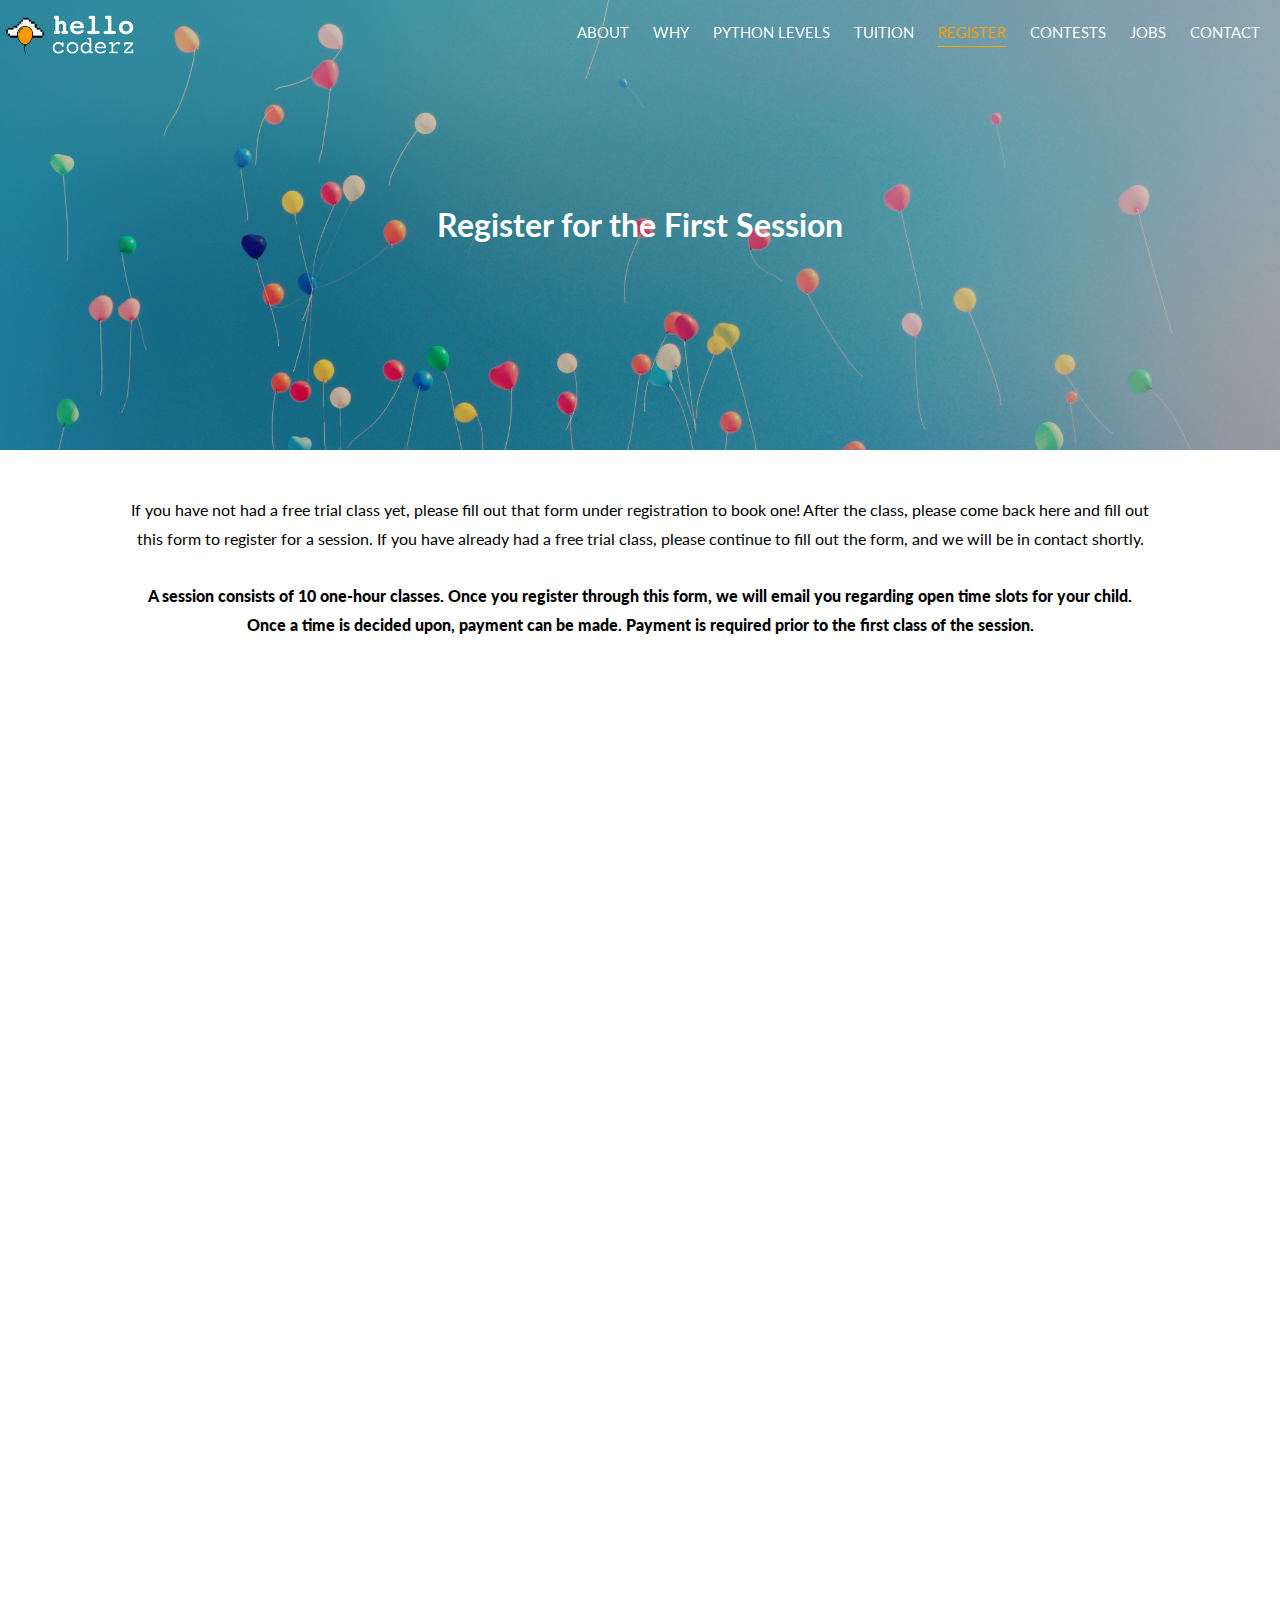
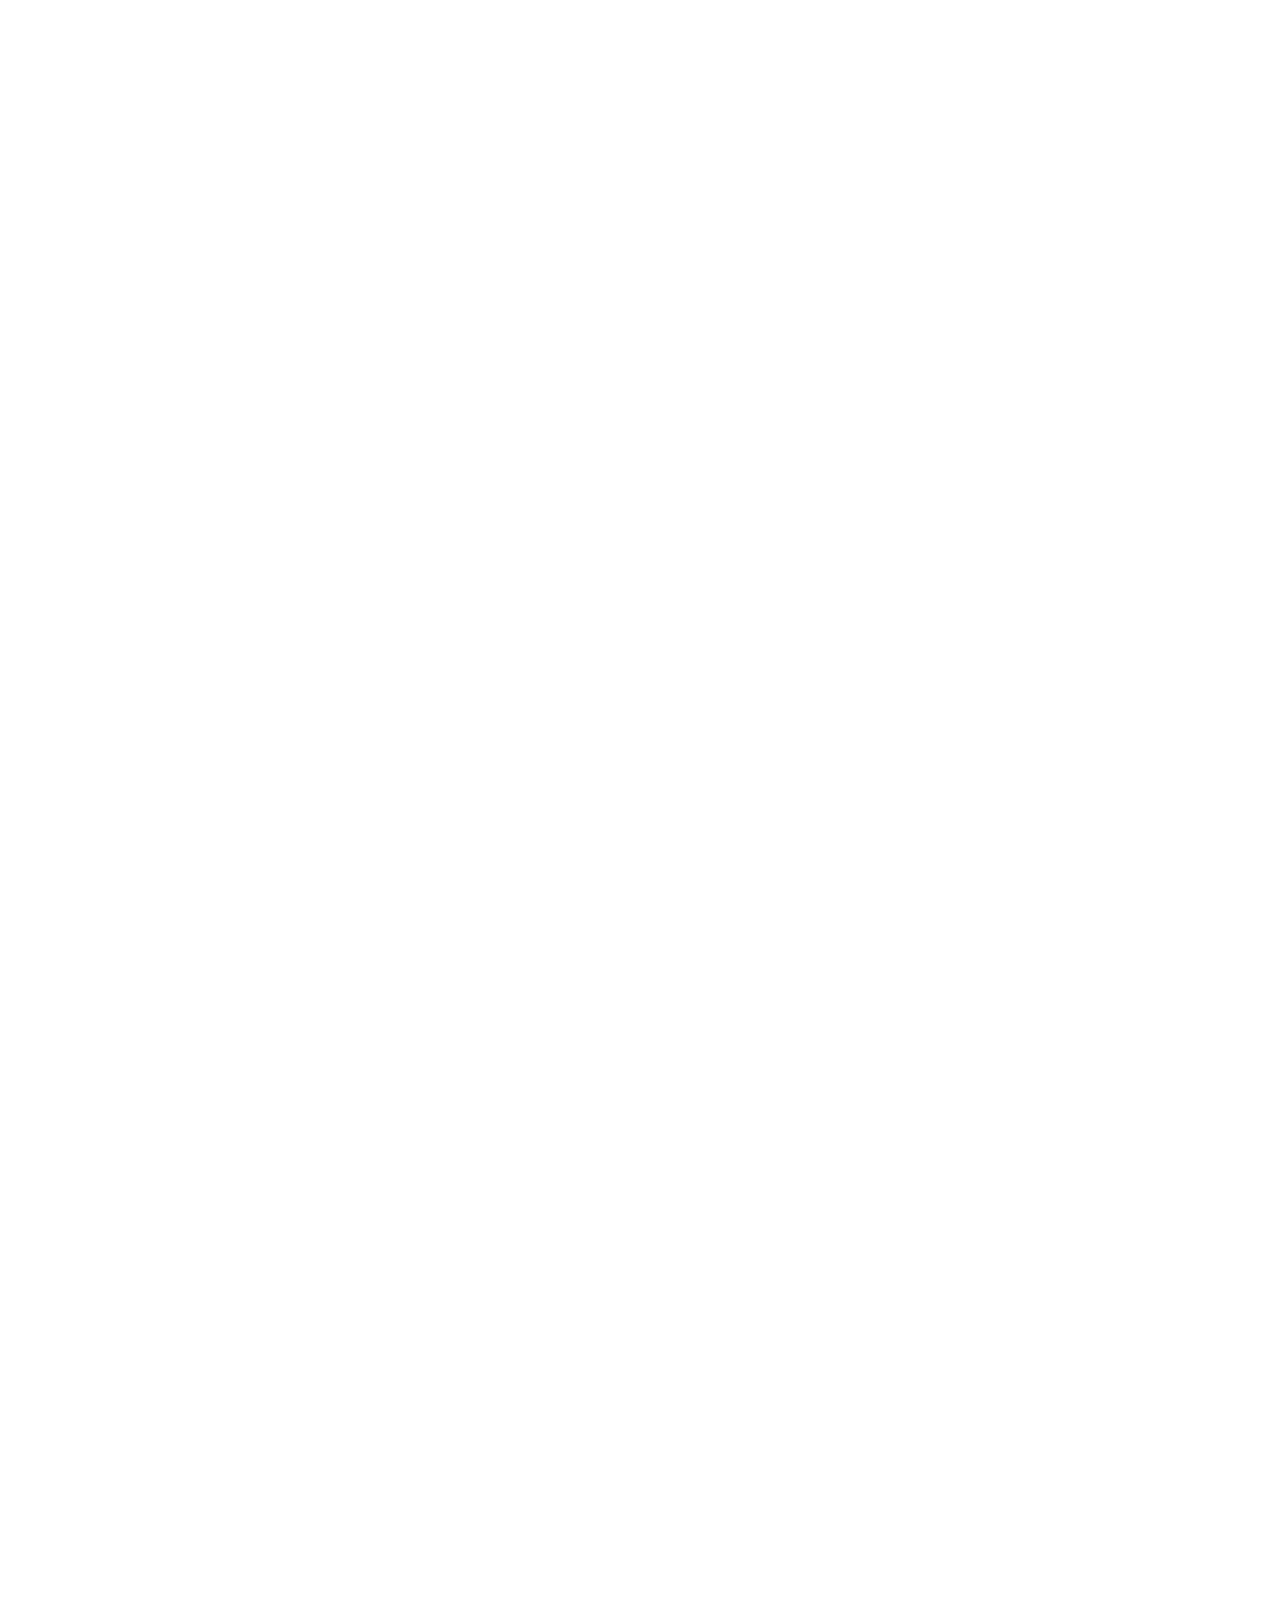
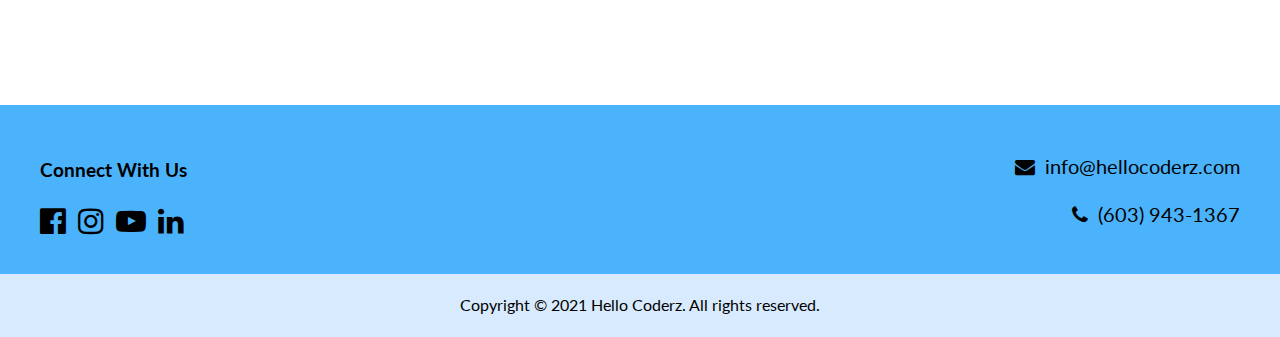
<file: docs/session.html>
<!DOCTYPE html>

<html>
	<head>
		<title>Sessions | Hello Coderz</title>
		<meta charset="UTF-8">
		<meta name="viewport" content="width=device-width, initial-scale=1">
		<script src="scripts.js"></script>
		<link rel="stylesheet" href="style.css">
		<link rel="icon" href="images/logoNoWords.png">
		<link href="https://fonts.googleapis.com/css2?family=Lato:wght@700&display=swap" rel="stylesheet">
        <link rel="stylesheet" href="https://fonts.googleapis.com/css?family=Lato">
		<link rel="stylesheet" href="https://cdnjs.cloudflare.com/ajax/libs/font-awesome/4.7.0/css/font-awesome.min.css">
	</head>
	
	<body onscroll="scrollFunction()" onresize="resizeFunction(2600)" onload="resizeFunction(2600)">
		<nav>
			<div class="left-side">
				<a href="index" class="logo"><img src="images/whiteLogo.png" alt="logo"></a>
			</div>
			
			<div class="right-side">
				<!-- Right-sided navbar links -->
				<div class="right hide-small">
				
					<div id = "myNav" class="nav-link-wrapper overlay">
						<a href="javascript:void(0)" class="closebtn" onclick="closeNav()">&times;</a>
					
						<div class="overlay-content">
						
							<hr>
							
							<div id = "dropdown1" class="dropdown">
								<div tabindex=0 onclick="toggleDropdown()" class = "link">
									<a>ABOUT</a>
									<span class="carrot">&#8250;</span>
								</div>
								
								<div class="dropdown-content">
									<a class="dropdown-link" href="faq">FAQs</a>
									<a class="dropdown-link" href="policies">Policies</a>
									<a class="dropdown-link" href="founders">Founders</a>
								</div>
							</div>
							
							<hr>
							
							<a href="why" class="link">WHY</a>
							
							<hr>
							
							<a href="levels" class="link">PYTHON LEVELS</a>
							
							<hr>
							
							<a href="tuition" class="link">TUITION</a>
							
							<hr>
							
							<div id = "dropdown2" class="dropdown">
								<div tabindex=0 onclick="toggleDropdown()" class = "link active-link">
									<a>REGISTER</a>
									<span class = "carrot">&#8250;</span>
								</div>
								
								<div class="dropdown-content">
									<a class="dropdown-link" href="trial">Free Trial</a>
									<a class="dropdown-link" href="session">Sessions</a>
								</div>
							</div>
							
							<hr>
							
							<a href="contests" class="link">CONTESTS</a>
							
							<hr>
							
							<a href="jobs" class="link">JOBS</a>
							
							<hr>
							
							<a href="contact" class="link">CONTACT</a>
							
						</div>
						
					</div>
					
					<a href="javascript:void(0)" class="menu" onclick="openNav()">&#9776;</a>
					
				</div>
			</div>
		</nav>
		
		<main>
			<div class="hero-image">
				<div class="hero-text">
					<h1>Register for the First Session</h1>
				</div>
			</div>
		
			<div class="main-wrapper">	
				<p>
				If you have not had a free trial class yet, please fill out that form under registration  
				to book one! After the class, please come back here and fill out this form to register for a session. If you have already had a free trial class, please continue to fill out the form, and we will be in contact shortly.
                <br>
                <br>
                <strong>A session consists of 10 one-hour classes. Once you register through this form, we will email you regarding open time slots for your child. Once a time is decided upon, payment can be made. Payment is required prior to the first class of the session.</strong>  
				</p>
				
				<iframe src="https://docs.google.com/forms/d/e/1FAIpQLSf9L3a-cjnAMYcYnExMOzFJMCnp_ruJSafyEff0NmSdU9deMg/viewform?embedded=true" frameborder="0" marginheight="0" marginwidth="0">Loading…</iframe>
			</div>
			
			<footer>
				<div class="left-footer-wrapper">
					<h3>Connect With Us</h3>
				
					<a href="https://www.facebook.com/Hello-Coderz-100532678429174" target="_blank"><i class="fa fa-facebook-official"></i></a>
					<a href="https://www.instagram.com/hellocoderz" target="_blank"><i class="fa fa-instagram"></i></a>
					<a href="https://www.youtube.com/channel/UC-Uk219y5WWWXd9Q2IXkONw" target="_blank"><i class="fa fa-youtube-play"></i></a>
					<a href="https://www.linkedin.com/company/hello-coderz" target="_blank"><i class="fa fa-linkedin"></i></a>
				</div>
				
				<div class="right-footer-wrapper">
					<div class="right-footer-item">
						<i class="fa fa-envelope"></i>
						<a href="mailto:info@hellocoderz.com">info@hellocoderz.com</a>
					</div>
										
					<div class="right-footer-item">
						<i class="fa fa-phone"></i>
						<a href="tel:(603) 943-1367">(603) 943-1367</a>
					</div>
				</div>
				
				<div class="clearfix"></div> 
			</footer>
			
			<div class="copyright-footer">
               <p>
               <a>Copyright &#169; 2021 Hello Coderz. All rights reserved.</a>
               </p>
            </div>
		</main>
		
		<script>		
		document.querySelector("iframe").addEventListener("load", 
			function() 
			{
				
				window.scrollTo
				({
					top: 0,
					left: 0,
					behavior: 'smooth'
				});
				
				document.querySelector("iframe").style.height="500px";
		});
		</script>
	</body>
</html>
</file>
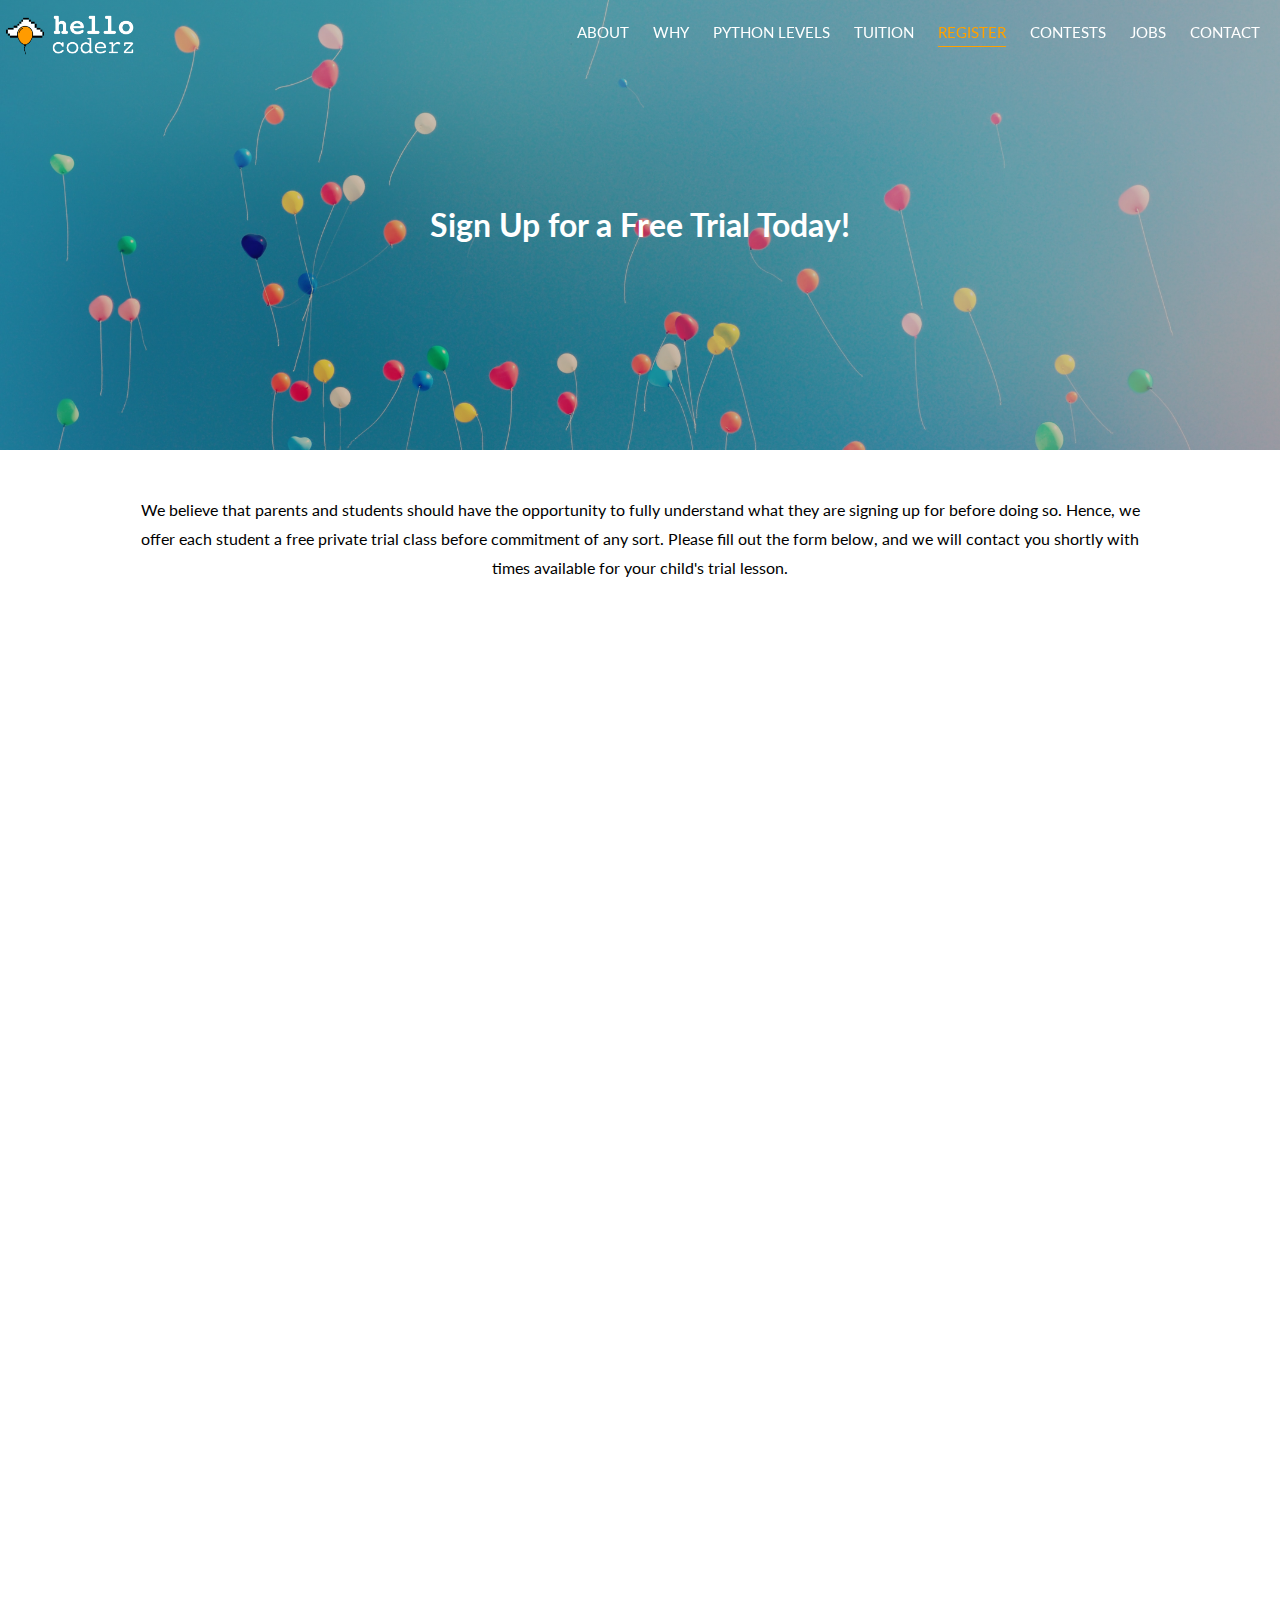
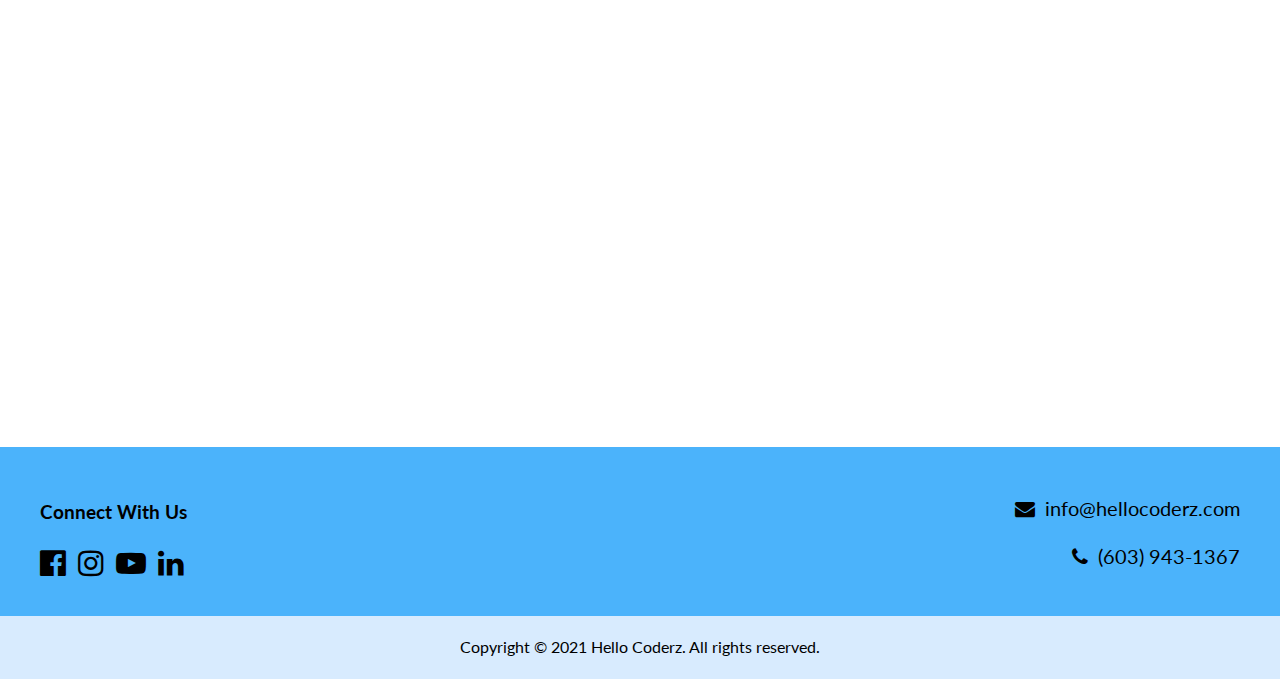
<file: docs/trial.html>
<!DOCTYPE html>

<html>
	<head>
		<title>Free Trial | Hello Coderz</title>
		<meta charset="UTF-8">
		<meta name="viewport" content="width=device-width, initial-scale=1">
		<script src="scripts.js"></script>
		<link rel="stylesheet" href="style.css">
		<link rel="icon" href="images/logoNoWords.png">
		<link href="https://fonts.googleapis.com/css2?family=Lato:wght@700&display=swap" rel="stylesheet">
        <link rel="stylesheet" href="https://fonts.googleapis.com/css?family=Lato">
		<link rel="stylesheet" href="https://cdnjs.cloudflare.com/ajax/libs/font-awesome/4.7.0/css/font-awesome.min.css">
	</head>
	
	<body onscroll="scrollFunction()" onresize="resizeFunction(1400)" onload="resizeFunction(1400)">
		<nav>
			<div class="left-side">
				<a href="index" class="logo"><img src="images/whiteLogo.png" alt="logo"></a>
			</div>
			
			<div class="right-side">
				<!-- Right-sided navbar links -->
				<div class="right hide-small">
				
					<div id = "myNav" class="nav-link-wrapper overlay">
						<a href="javascript:void(0)" class="closebtn" onclick="closeNav()">&times;</a>
					
						<div class="overlay-content">
						
							<hr>
							
							<div id = "dropdown1" class="dropdown">
								<div tabindex=0 onclick="toggleDropdown()" class = "link">
									<a>ABOUT</a>
									<span class="carrot">&#8250;</span>
								</div>
								
								<div class="dropdown-content">
									<a class="dropdown-link" href="faq">FAQs</a>
									<a class="dropdown-link" href="policies">Policies</a>
									<a class="dropdown-link" href="founders">Founders</a>
								</div>
							</div>
							
							<hr>
							
							<a href="why" class="link">WHY</a>
							
							<hr>
							
							<a href="levels" class="link">PYTHON LEVELS</a>
							
							<hr>
							
							<a href="tuition" class="link">TUITION</a>
							
							<hr>
							
							<div id = "dropdown2" class="dropdown">
								<div tabindex=0 onclick="toggleDropdown()" class = "link active-link">
									<a>REGISTER</a>
									<span class = "carrot">&#8250;</span>
								</div>
								
								<div class="dropdown-content">
									<a class="dropdown-link" href="trial">Free Trial</a>
									<a class="dropdown-link" href="session">Sessions</a>
								</div>
							</div>
							
							<hr>
							
							<a href="contests" class="link">CONTESTS</a>
							
							<hr>
							
							<a href="jobs" class="link">JOBS</a>
							
							<hr>
							
							<a href="contact" class="link">CONTACT</a>
							
						</div>
						
					</div>
					
					<a href="javascript:void(0)" class="menu" onclick="openNav()">&#9776;</a>
					
				</div>
			</div>
		</nav>
		
		<main>
			<div class="hero-image">
				<div class="hero-text">
					<h1>Sign Up for a Free Trial Today!</h1>
				</div>
			</div>
		
			<div class="main-wrapper">	
				<p>
				We believe that parents and students should have the opportunity to fully understand what 
				they are signing up for before doing so. Hence, we offer each student a free private trial 
				class before commitment of any sort. Please fill out the form below, and we will contact you 
				shortly with times available for your child's trial lesson.
				</p>
			
				<iframe src="https://docs.google.com/forms/d/e/1FAIpQLSdhoYbnCGyOZr9t0O8Jw6wVwPduinP_C8NcTD5FzyOUxF_S4w/viewform?embedded=true" frameborder="0" marginheight="0" marginwidth="0">Loading…</iframe>
			</div>
			
			<footer>
				<div class="left-footer-wrapper">
					<h3>Connect With Us</h3>
				
					<a href="https://www.facebook.com/Hello-Coderz-100532678429174" target="_blank"><i class="fa fa-facebook-official"></i></a>
					<a href="https://www.instagram.com/hellocoderz" target="_blank"><i class="fa fa-instagram"></i></a>
					<a href="https://www.youtube.com/channel/UC-Uk219y5WWWXd9Q2IXkONw" target="_blank"><i class="fa fa-youtube-play"></i></a>
					<a href="https://www.linkedin.com/company/hello-coderz" target="_blank"><i class="fa fa-linkedin"></i></a>
				</div>
				
				<div class="right-footer-wrapper">
					<div class="right-footer-item">
						<i class="fa fa-envelope"></i>
						<a href="mailto:info@hellocoderz.com">info@hellocoderz.com</a>
					</div>
										
					<div class="right-footer-item">
						<i class="fa fa-phone"></i>
						<a href="tel:(603) 943-1367">(603) 943-1367</a>
					</div>
				</div>
				
				<div class="clearfix"></div> 
			</footer>
			
			<div class="copyright-footer">
               <p>
               <a>Copyright &#169; 2021 Hello Coderz. All rights reserved.</a>
               </p>
            </div>
		</main>
		
		<script>		
		document.querySelector("iframe").addEventListener("load", 
			function() 
			{
				
				window.scrollTo
				({
					top: 0,
					left: 0,
					behavior: 'smooth'
				});
				
				document.querySelector("iframe").style.height="500px";
		});
		</script>
	</body>
</html>
</file>
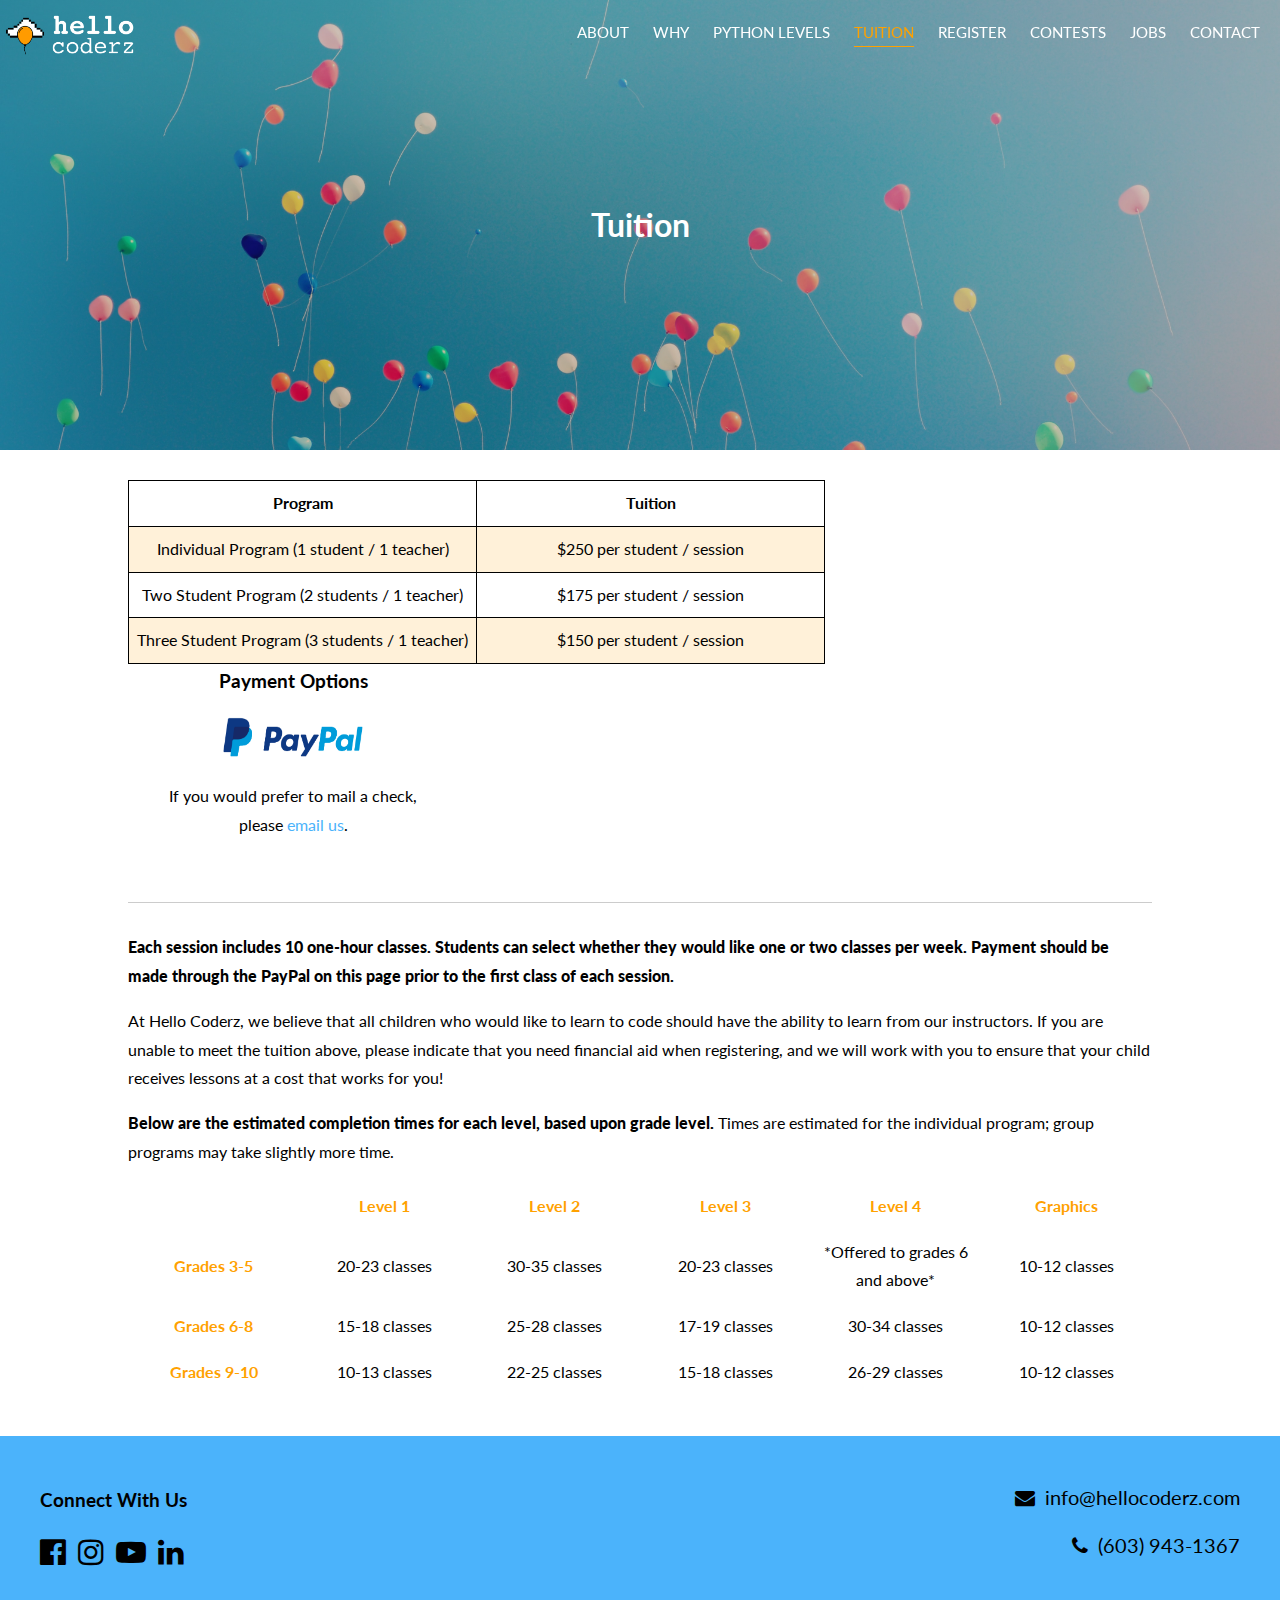
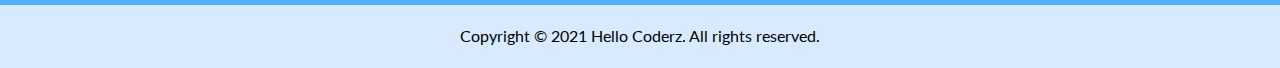
<file: docs/tuition.html>
<!DOCTYPE html>

<html>
	<head>
		<title>Tuition | Hello Coderz</title>
		<meta charset="UTF-8">
		<meta name="viewport" content="width=device-width, initial-scale=1">
		<script src="scripts.js"></script>
		<link rel="stylesheet" href="style.css">
		<link rel="icon" href="images/logoNoWords.png">
		<link href="https://fonts.googleapis.com/css2?family=Lato:wght@700&display=swap" rel="stylesheet">
        <link rel="stylesheet" href="https://fonts.googleapis.com/css?family=Lato">
		<link rel="stylesheet" href="https://cdnjs.cloudflare.com/ajax/libs/font-awesome/4.7.0/css/font-awesome.min.css">
	</head>
	
	<body onscroll="scrollFunction()" onload="scrollFunction()">
		<nav>
			<div class="left-side">
				<a href="index" class="logo"><img src="images/whiteLogo.png" alt="logo"></a>
			</div>
			
			<div class="right-side">
				<!-- Right-sided navbar links -->
				<div class="right hide-small">
				
					<div id = "myNav" class="nav-link-wrapper overlay">
						<a href="javascript:void(0)" class="closebtn" onclick="closeNav()">&times;</a>
					
						<div class="overlay-content">
						
							<hr>
							
							<div id = "dropdown1" class="dropdown">
								<div tabindex=0 onclick="toggleDropdown()" class = "link">
									<a>ABOUT</a>
									<span class="carrot">&#8250;</span>
								</div>
								
								<div class="dropdown-content">
									<a class="dropdown-link" href="faq">FAQs</a>
									<a class="dropdown-link" href="policies">Policies</a>
									<a class="dropdown-link" href="founders">Founders</a>
								</div>
							</div>
							
							<hr>
							
							<a href="why" class="link">WHY</a>
							
							<hr>
							
							<a href="levels" class="link">PYTHON LEVELS</a>
							
							<hr>
							
							<a href="tuition" class="link active-link">TUITION</a>
							
							<hr>
							
							<div id = "dropdown2" class="dropdown">
								<div tabindex=0 onclick="toggleDropdown()" class = "link">
									<a>REGISTER</a>
									<span class = "carrot">&#8250;</span>
								</div>
								
								<div class="dropdown-content">
									<a class="dropdown-link" href="trial">Free Trial</a>
									<a class="dropdown-link" href="session">Sessions</a>
								</div>
							</div>
							
							<hr>
							
							<a href="contests" class="link">CONTESTS</a>
							
							<hr>
							
							<a href="jobs" class="link">JOBS</a>
							
							<hr>
							
							<a href="contact" class="link">CONTACT</a>
							
						</div>
						
					</div>
					
					<a href="javascript:void(0)" class="menu" onclick="openNav()">&#9776;</a>
					
				</div>
			</div>
		</nav>
		
		<main>
			<div class="hero-image">
				<div class="hero-text">
					<h1>Tuition</h1>
				</div>
			</div>
		
			<div class="main-wrapper">	
				<div class="table-and-paypal-wrapper">
					<table>
						<tr>
							<th>Program</th>
							<th>Tuition</th>
						</tr>
						
						<tr>
							<td>Individual Program (1 student / 1 teacher)</td>
							<td>$250 per student / session</td>
						</tr>
						
						<tr>
							<td>Two Student Program (2 students / 1 teacher)</td>
							<td>$175 per student / session</td>
						</tr>
						
						<tr>
							<td>Three Student Program (3 students / 1 teacher)</td>
							<td>$150 per student / session</td>
						</tr>
					</table>
					
					<div class="payment-wrapper">
						<h3>Payment Options</h3>
					
						<img src="images/PayPal.png" id="paypal" alt="PayPal Logo">
						
						<p>If you would prefer to mail a check, please <a href="mailto:info@hellocoderz.com">email us</a>.</p>
					</div>

					<div id="popup" class="popup">
						<div class="popup-content">
							<span class="close">&times;</span>
							<p>PayPal coming soon!</p>
						</div>
					</div>
					
					<div class="clearfix"></div>
				</div>
				
				<hr>
				
				<div class="left-wrapper">
					<p><strong>Each session includes 10 one-hour classes. Students can select whether they 
					would like one or two classes per week. Payment should be made through the PayPal on this page prior to the first class of each session.</strong></p>
					
					<p>
					At Hello Coderz, we believe that all children who would like to learn to code should 
					have the ability to learn from our instructors. If you are unable to meet the tuition 
					above, please indicate that you need financial aid when registering, and we will work 
					with you to ensure that your child receives lessons at a cost that works for you!
					</p>
                    
                    <p><strong>Below are the estimated completion times for each level, based upon grade level.</strong> Times are estimated for the individual program; group programs may take slightly more time.</p>
				</div>
                <div class="level-estimation-wrapper">
                    <table>
						<tr>
                            <th> </th>
							<th>Level 1</th>
							<th>Level 2</th>
                            <th>Level 3</th>
                            <th>Level 4</th>
                            <th>Graphics</th>
						</tr>
						
						<tr>
                            <th>Grades 3-5</th>
							<td>20-23 classes</td>
							<td>30-35 classes</td>
                            <td>20-23 classes</td>
                            <td>*Offered to grades 6 and above*</td>
                            <td>10-12 classes</td>
						</tr>
						
                        <tr>
                            <th>Grades 6-8</th>
							<td>15-18 classes</td>
							<td>25-28 classes</td>
                            <td>17-19 classes</td>
                            <td>30-34 classes</td>
                            <td>10-12 classes</td>
						</tr>
                        
                        <tr>
                            <th>Grades 9-10</th>
							<td>10-13 classes</td>
							<td>22-25 classes</td>
                            <td>15-18 classes</td>
                            <td>26-29 classes</td>
                            <td>10-12 classes</td>
						</tr>
					</table>
                </div>
			</div>
			
			<footer>
				<div class="left-footer-wrapper">
					<h3>Connect With Us</h3>
				
					<a href="https://www.facebook.com/Hello-Coderz-100532678429174" target="_blank"><i class="fa fa-facebook-official"></i></a>
					<a href="https://www.instagram.com/hellocoderz" target="_blank"><i class="fa fa-instagram"></i></a>
					<a href="https://www.youtube.com/channel/UC-Uk219y5WWWXd9Q2IXkONw" target="_blank"><i class="fa fa-youtube-play"></i></a>
					<a href="https://www.linkedin.com/company/hello-coderz" target="_blank"><i class="fa fa-linkedin"></i></a>
				</div>
				
				<div class="right-footer-wrapper">
					<div class="right-footer-item">
						<i class="fa fa-envelope"></i>
						<a href="mailto:info@hellocoderz.com">info@hellocoderz.com</a>
					</div>
										
					<div class="right-footer-item">
						<i class="fa fa-phone"></i>
						<a href="tel:(603) 943-1367">(603) 943-1367</a>
					</div>
				</div>
				
				<div class="clearfix"></div> 
			</footer>
			
			<div class="copyright-footer">
               <p>
               <a>Copyright &#169; 2021 Hello Coderz. All rights reserved.</a>
               </p>
            </div>
		</main>
		
		<script>
		var mypopup = document.getElementById("popup");
		var btn = document.getElementById("paypal");
		var span = document.getElementsByClassName("close")[0];

		btn.onclick = function() 
		{
			mypopup.style.display = "block";
		}

		span.onclick = function() 
		{
			mypopup.style.display = "none";
		}

		window.onclick = function(event) 
		{
			if (event.target == mypopup) 
			{
				mypopup.style.display = "none";
			}
		}
		</script>
	</body>
</html>
</file>
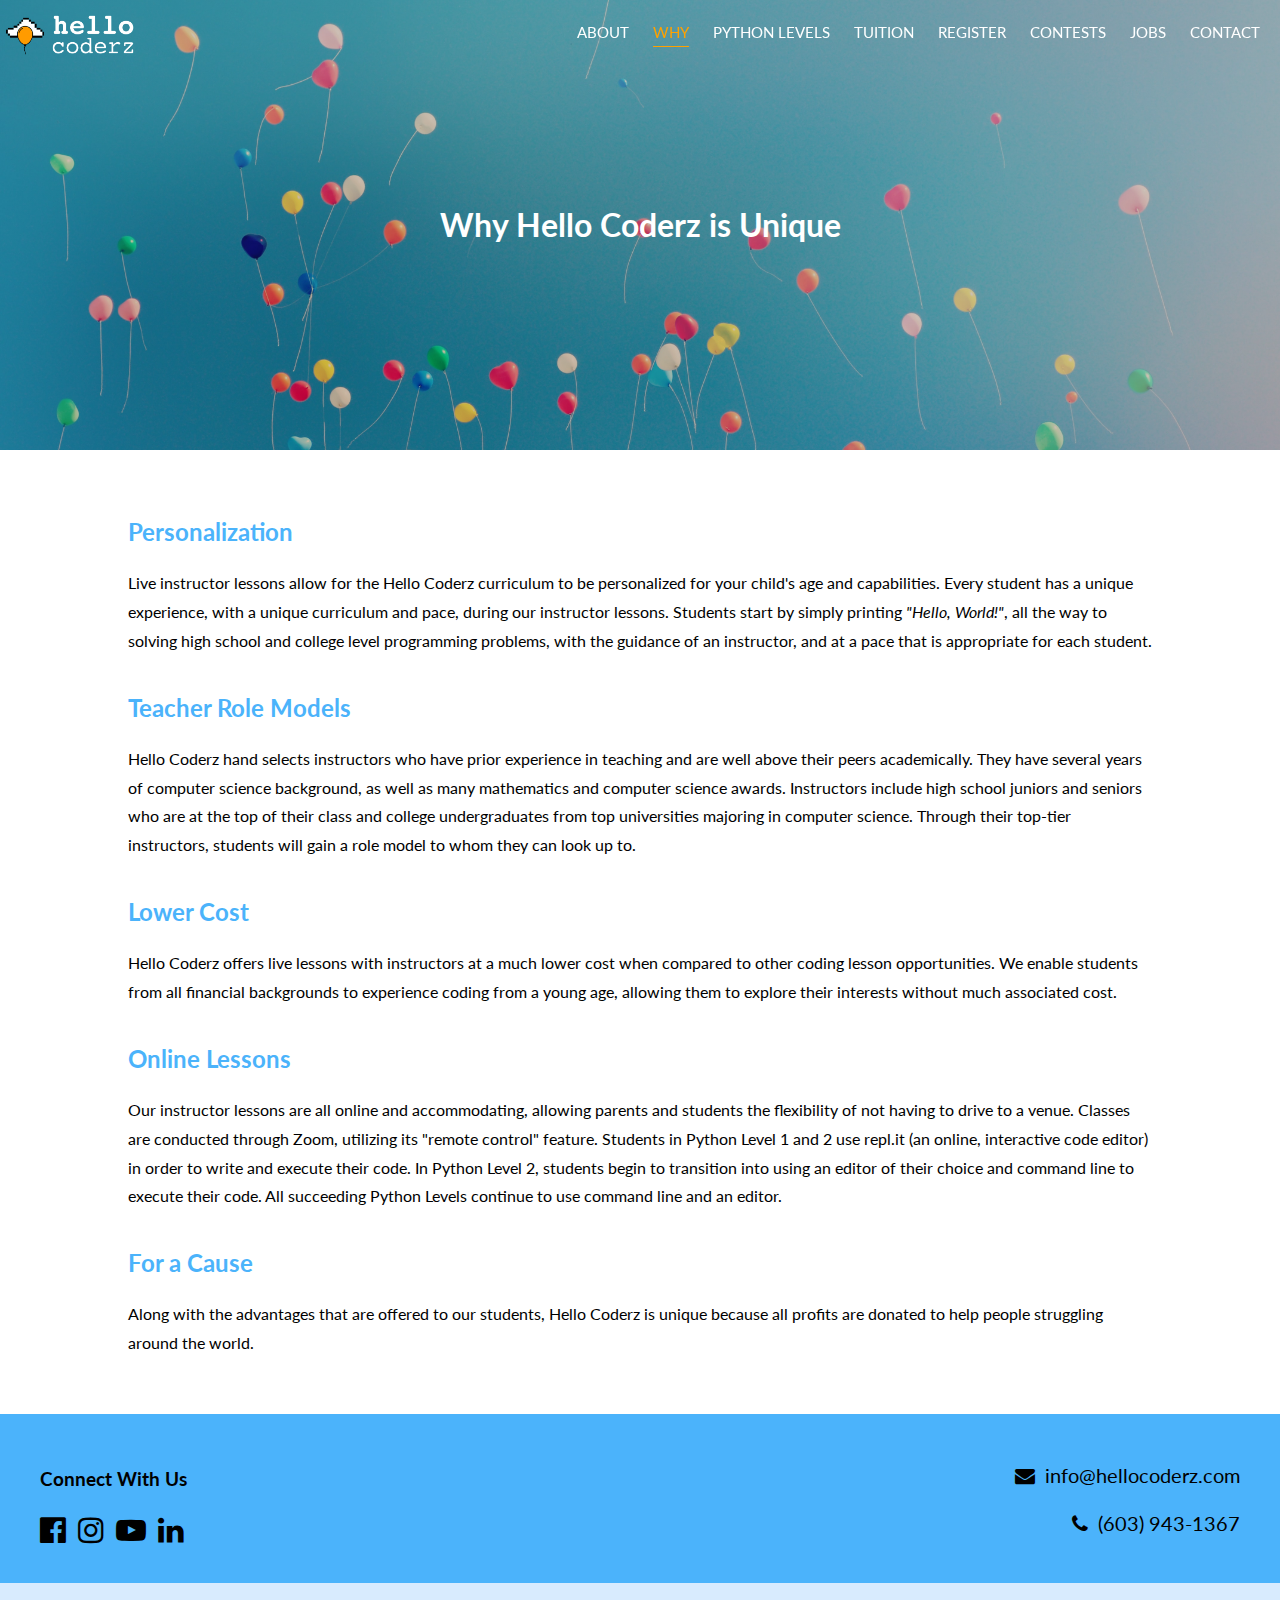
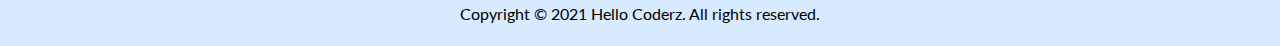
<file: docs/why.html>
<!DOCTYPE html>

<html>
	<head>
		<title>Why | Hello Coderz</title>
		<meta charset="UTF-8">
		<meta name="viewport" content="width=device-width, initial-scale=1">
		<script src="scripts.js"></script>
		<link rel="stylesheet" href="style.css">
		<link rel="icon" href="images/logoNoWords.png">
		<link href="https://fonts.googleapis.com/css2?family=Lato:wght@700&display=swap" rel="stylesheet">
        <link rel="stylesheet" href="https://fonts.googleapis.com/css?family=Lato">
		<link rel="stylesheet" href="https://cdnjs.cloudflare.com/ajax/libs/font-awesome/4.7.0/css/font-awesome.min.css">
	</head>
	
	<body onscroll="scrollFunction()">
		<nav>
			<div class="left-side">
				<a href="index" class="logo"><img src="images/whiteLogo.png" alt="logo"></a>
			</div>
			
			<div class="right-side">
				<!-- Right-sided navbar links -->
				<div class="right hide-small">
				
					<div id = "myNav" class="nav-link-wrapper overlay">
						<a href="javascript:void(0)" class="closebtn" onclick="closeNav()">&times;</a>
					
						<div class="overlay-content">
						
							<hr>
							
							<div id = "dropdown1" class="dropdown">
								<div tabindex=0 onclick="toggleDropdown()" class = "link">
									<a>ABOUT</a>
									<span class="carrot">&#8250;</span>
								</div>
								
								<div class="dropdown-content">
									<a class="dropdown-link" href="faq">FAQs</a>
									<a class="dropdown-link" href="policies">Policies</a>
									<a class="dropdown-link" href="founders">Founders</a>
								</div>
							</div>
							
							<hr>
							
							<a href="why" class="link active-link">WHY</a>
							
							<hr>
							
							<a href="levels" class="link">PYTHON LEVELS</a>
							
							<hr>
							
							<a href="tuition" class="link">TUITION</a>
							
							<hr>
							
							<div id = "dropdown2" class="dropdown">
								<div tabindex=0 onclick="toggleDropdown()" class = "link">
									<a>REGISTER</a>
									<span class = "carrot">&#8250;</span>
								</div>
								
								<div class="dropdown-content">
									<a class="dropdown-link" href="trial">Free Trial</a>
									<a class="dropdown-link" href="session">Sessions</a>
								</div>
							</div>
							
							<hr>
							
							<a href="contests" class="link">CONTESTS</a>
							
							<hr>
							
							<a href="jobs" class="link">JOBS</a>
							
							<hr>
							
							<a href="contact" class="link">CONTACT</a>
							
						</div>
						
					</div>
					
					<a href="javascript:void(0)" class="menu" onclick="openNav()">&#9776;</a>
					
				</div>
			</div>
		</nav>
		
		<main>
			<div class="hero-image">
				<div class="hero-text">
					<h1>Why Hello Coderz is Unique</h1>
				</div>
			</div>
		
			<div class="main-wrapper">	
				<div class = "left-wrapper">
					<h2>Personalization</h2>
					<p>
                    Live instructor lessons allow for the Hello Coderz curriculum to be personalized for your child's age and capabilities. Every student has a unique experience, with a unique curriculum and pace, during our instructor lessons.
					Students start by simply printing <em>"Hello, World!"</em>, all the way to solving high school and college level programming problems, with the guidance of an instructor, and at a pace that is appropriate for each student.
					</p>
					
					<h2>Teacher Role Models</h2>
					<p>
					Hello Coderz hand selects instructors who have prior experience in teaching and are well above their peers academically.
					They have several years of computer science background, as well as many mathematics and computer science awards. Instructors 
					include high school juniors and seniors who are at the top of their class and college undergraduates from top universities majoring in computer science. Through their top-tier instructors, 
					students will gain a role model to whom they can look up to.
					</p>
					
					<h2>Lower Cost</h2>
					<p>
					Hello Coderz offers live lessons with instructors at a much lower cost when compared to other coding lesson opportunities. We 
					enable students from all financial backgrounds to experience coding from a young age, allowing them to explore their 
					interests without much associated cost.
					</p>
					
					<h2>Online Lessons</h2>
					<p>
					Our instructor lessons are all online and accommodating, allowing parents and students the flexibility of not having to drive to a venue. Classes are conducted through Zoom, utilizing its "remote control" feature. Students in Python Level 1 and 2 use repl.it (an online, interactive code editor) in order to write and execute their code. In Python Level 2, students begin to transition into using an editor of their choice and command line to execute their code. All succeeding Python Levels continue to use command line and an editor.
					</p>
                    
                    <h2>For a Cause</h2>
                    <p>
                    Along with the advantages that are offered to our students, Hello Coderz is unique because all profits are donated to help people struggling around the world.
                    </p>
				</div>
			</div>
			
			<footer>
				<div class="left-footer-wrapper">
					<h3>Connect With Us</h3>
				
					<a href="https://www.facebook.com/Hello-Coderz-100532678429174" target="_blank"><i class="fa fa-facebook-official"></i></a>
					<a href="https://www.instagram.com/hellocoderz" target="_blank"><i class="fa fa-instagram"></i></a>
					<a href="https://www.youtube.com/channel/UC-Uk219y5WWWXd9Q2IXkONw" target="_blank"><i class="fa fa-youtube-play"></i></a>
					<a href="https://www.linkedin.com/company/hello-coderz" target="_blank"><i class="fa fa-linkedin"></i></a>
				</div>
				
				<div class="right-footer-wrapper">
					<div class="right-footer-item">
						<i class="fa fa-envelope"></i>
						<a href="mailto:info@hellocoderz.com">info@hellocoderz.com</a>
					</div>
										
					<div class="right-footer-item">
						<i class="fa fa-phone"></i>
						<a href="tel:(603) 943-1367">(603) 943-1367</a>
					</div>
				</div>
				
				<div class="clearfix"></div> 
			</footer>
			
			<div class="copyright-footer">
               <p>
               <a>Copyright &#169; 2021 Hello Coderz. All rights reserved.</a>
               </p>
            </div>
		</main>
	</body>
</html>
</file>
<file: docs/style.css>
:root 
{
	--blue-color: #4bb3fb;
	--orange-color: #ffa100;
	--light-blue-color: #d8ebfe;
	--light-orange-color: #fff1d9;
}

*:focus
{
	outline: none;
}

html, body, main
{
	height: 100%;
	line-height: 1.8;
	margin: 0;
	padding: 0;
}

html
{
	box-sizing: border-box;
    -webkit-overflow-scrolling: touch;
	scroll-behavior: smooth;
}

body
{
	font-family: "Lato", Helvetica;
	overflow-x: hidden;
}

nav
{
	width: 100%;
	position: fixed;
	z-index: 2;
	display: flex;
	justify-content: space-between;
	transition: 0.3s;
}

.link-arrow
{
	font-size: 15px;
	position: relative;
	left: 6px;
	top: 0px;
	transform: rotate(90deg);
	text-decoration: none;
}

.error-page-wrapper
{
    background-color: var(--light-orange-color);
    width: 100%;
    height: auto;
    margin-bottom: -40px;
    padding-bottom: 20px;
    padding-top: 1px;
    text-align: center;
    font-size: 20px;
    
}

.error-page-wrapper a
{
	transition: color 0.3s;
    color: var(--blue-color);
    text-decoration: none;
}

.error-page-wrapper a:hover, .error-page-wrapper a:focus
{
	opacity: 0.8;
    color: black;
}

strong
{
	font-weight: 900;
}

.wide
{
	letter-spacing: 4px;
}

*,*:before
{
	box-sizing:inherit;
}

.logo:hover img, .logo:focus img
{
	transform: scale(1.2);
}

.left-side.scrolled img
{
	content: url("images/colorLogo.png");
}

.scrolled
{
	cursor: pointer;
}

.scrolled:hover, .scrolled:focus
{
	background-color: #ccc;
}

.scrolled:hover img, .scrolled:focus img
{
	transform: none;
}

.logo img
{	
	display: inline-block;
	transition: 0.3s;
	width: 142px;
	height: 58px;
	padding: 15px;
	padding-right: 18px;
	padding-bottom: 6px;
}

.heading-wrapper
{
	text-align: center;
}

main
{
	text-align: center;
}

.main-wrapper
{
	display: inline-block;
	width: 80%;
	margin-top: 30px;
}

.main-wrapper.home
{
	margin-top: 0;
}

.founder-wrapper a
{
	display: block !important;
	color: var(--blue-color);
	text-decoration: none;
	transition: color 0.3s;
}

.founder-wrapper a:hover, .founder-wrapper a:focus
{
	color: black;
}

.founder-link-wrapper
{
	display: inline-block;
}

.linkedin-wrapper a
{
	transition: 0.3s;
	margin-bottom: 5px;
}

.linkedin-wrapper a:hover, .linkedin-wrapper a:focus
{
	opacity: 0.6;
}

.linkedin-wrapper
{
	text-align: center;
}

.accordion
{
	color: #444;
	cursor: pointer;
	padding: 18px 0 18px 18px;
	width: 100%;
	border: none;
	text-align: left;
	outline: none;
	font-size: 15px;
	transition: 0.4s;
	display: flex;
	align-items: center;
}

.accordion.blue
{
	background-color: var(--light-blue-color);
}

.accordion.orange
{
	background-color: var(--light-orange-color);
}

.blue.active, .accordion.blue:hover, .accordion.blue:focus 
{
	background-color: var(--blue-color);
	color: white;
}


.orange.active, .accordion.orange:hover, .accordion.orange:focus 
{
	background-color: var(--orange-color);
	color: white;
}

.accordion:after 
{
	content: '\276F';
	color: #777;
	font-weight: bold;
	float: right;
	transition: transform 0.3s;
	margin-left: auto;
	padding-left: 18px;
	padding-right: 18px;
}

.active:after 
{
	transform: rotate(90deg);
	transform-origin: 50% 50%;
}

.panel 
{
	padding: 0 18px;
	background-color: #eee;
	max-height: 0;
	overflow: hidden;
	transition: max-height 0.2s ease-out;
	text-align: left;
}

.left-wrapper
{
	text-align: left;
}

h2
{
	color: var(--blue-color);
	margin: 0;
}

.left-wrapper h2
{
	margin: 30px 0 0 0;
}

.policies p
{
	margin-top: 10px;
}

h4
{
	font-size: 24px;
	margin-bottom: 0;
}

.orange-text h2
{
   color: var(--orange-color);
}

.hero-image 
{
	background-image: linear-gradient(rgba(0, 0, 0, 0.2), rgba(0, 0, 0, 0.2)), url("images/balloons-background.jpg");
	height: 50%; 
	background-repeat: no-repeat;
	background-size: cover;
	display: flex;
	align-items: center;
}

.cover
{
	height: 100%;
}

.hero-text 
{
	text-align: center;
	color: white;
	margin: auto;
	width: 80%;
}

.cover .hero-text
{
	text-align: center;
	position: absolute;
	top: 25%;
	left: 50%;
	transform: translate(-50%, -50%);
	color: white;
	width: auto;
}

.hero-text .motto
{
	overflow: hidden;
	border-right: 2px solid var(--orange-color);
	white-space: nowrap;
	margin: 0 auto;
	letter-spacing: 2px;
	animation: 
		typing 3.5s steps(30, end),
		blink-caret 1s step-end infinite;
}

/* The typing effect */
@keyframes typing 
{
	from 
	{
		width: 0 
	}
	
	to 
	{
		width: 100% 
	}
}

/* The typewriter cursor effect */
@keyframes blink-caret 
{
	from, to 
	{
		border-color: transparent;
	}
	
	50% 
	{
		border-color: var(--orange-color);
	}
}

.cover .hero-text
{
	top: 50%;
}

.calendar ul 
{
	list-style-type: none;
}

.calendar
{
	margin: auto;
	margin-top: 30px;
}

#calendar-pdf
{
	margin-top: 15px;
}

#calendar-pdf a
{
	text-decoration: none;
	color: var(--blue-color);
	transition: color 0.3s;
}

#calendar-pdf a:hover
{
	color: black;
}

.month 
{
	padding: 25px;
	background: var(--blue-color);
	text-align: center;
}

.month ul 
{
	margin: 0;
	padding: 0;
}

.month ul li 
{
	color: white;
	font-size: 20px;
	text-transform: uppercase;
	letter-spacing: 3px;
}

.month .prev 
{
	float: left;
	padding-top: 18px;
}

.month .next 
{
	float: right;
	padding-top: 18px;
}

.prev, .next
{
	cursor: pointer;
	transition: color 0.3s;
}

.prev:hover, .next:hover
{
	color: silver;
}

.weekdays 
{
	margin: 0;
	padding: 10px 0;
	background-color: silver;
	font-size: 0;
}

.weekdays li 
{
	display: inline-block;
	width: 14.28571%;
	color: black;
	text-align: center;
	font-size: 12px;
}

.days 
{
	padding: 0;
	background: white;
	margin: 0;
	font-size: 0;
	border: 0.5px solid silver;
	border-left: 1px solid silver;
}

.days li 
{
	
	list-style-type: none;
	display: inline-block;
	width: 14.28571%;
	text-align: center;
	padding-top: 5px;
	padding-bottom: 5px;
	font-size: 12px;
	border: 0.5px solid silver;
}

.days .active
{
	color: black;
}

.days .inactive
{
	color: lightgray;
}

.holiday
{
	background-color: lightgray;
}

.founder-wrapper
{
	text-align: center;
	box-shadow: 0 4px 8px 0 rgba(0, 0, 0, 0.5);
	margin-bottom: 20px;
	display: inline-block;
}

.paragraph-wrapper h2
{
	color: var(--orange-color);
}

.paragraph-wrapper p
{
	margin-top: 10px;
}

.founder-link-wrapper
{
	margin: 5px;
}

.arrow-wrapper
{
    margin-left: auto;
    margin-right: auto;
    transform: rotate(90deg);
	position: relative;
    width: 20px;
	top: -90px;
	margin-bottom: -90px;
}

.arrow
{
    font-size: 60px;
	color: white;
	cursor: pointer;
	transition: color 0.3s;
	text-decoration: none;
}

.arrow:hover, .arrow:focus
{
	color: darkgray;
}

#arrow
{
    scroll-margin-top: 20px;
}

.message-flag-wrapper
{
    width: 100%;
    padding: 1px 0;
    margin-top: -108px;
    margin-bottom: 20px;
    font-size: 25px;
    text-align: center;
	background-color: var(--orange-color);
	border: none;
}

.message-flag-wrapper a
{
	transition: color 0.3s;
    color: white;
    text-decoration: none;
	width: 80%;
	margin: auto;
}

.message-flag-wrapper a:hover, .message-flag-wrapper a:focus
{
	opacity: 0.6;
    color: black;
}

.contest-banner
{
    width: 100%;
    font-size: 25px;
    text-align: center;
	background-color: var(--light-orange-color);
	border: none;
	
}

.contest-banner h2
{
    width: 80%;
	margin: auto;
	font-weight: 100;
	padding-top: 20px;
	padding-bottom: 20px;
	color: black;
}

.contest-heading
{
	background-color: var(--blue-color);
}

.contest-heading h2
{
	color: black;
	width: 80%;
	margin: auto;
	padding: 25px 0;
}

.contest-content
{
	width: 80%;
	margin: auto;
	padding: 10px 0;
}

.contest-content a
{
	text-decoration: none;
	color: var(--blue-color);
	transition: color 0.3s;
}

.contest-content a:hover
{
	color: var(--orange-color);
}

.contest-content iframe
{
	margin-top: 30px;
}

.contest-content ul
{
	padding: 0 0 0 15px;
}

.contest-content li
{
	padding: 5px 0;
}

.table-and-paypal-wrapper td, .table-and-paypal-wrapper th 
{
	border: 1px solid black;
	padding: 8px;
	width: 50%
}

.table-and-paypal-wrapper tr:nth-child(even) 
{
	background-color: var(--light-orange-color);
}

.level-estimation-wrapper td, .level-estimation-wrapper th 
{
	border: 1px solid white;
	padding: 8px;
	width: 16.66666%
}

.level-estimation-wrapper tr:nth-child(1), .level-estimation-wrapper th:nth-child(1) 
{
	color: var(--orange-color);
}

.index-table-wrapper td, .index-table-wrapper th
{
	width: 50%;
	text-align: center;
}

.index-table-wrapper th
{
	font-size: 20px;
	color: var(--orange-color);
}

.index-table-wrapper td
{
	padding: 0 20px;
}

.index-table-wrapper i
{
	font-size: 30px;
	margin-top: 20px;
	margin-bottom: 10px;
	color: darkgray;
}

.index-table-wrapper a
{
	text-decoration: none;
	color: var(--blue-color);
	transition: color 0.3s;
}

.index-table-wrapper a:hover
{
	color: var(--orange-color);
}

.index-table-wrapper-small
{
    text-align: center;
    display: none;
}

.index-table-wrapper-small i
{
	font-size: 30px;
	margin-top: 20px;
	margin-bottom: 10px;
	color: darkgray;
}

.index-table-wrapper-small a
{
	text-decoration: none;
	color: var(--blue-color);
	transition: color 0.3s;
}

.index-table-wrapper-small b
{
    font-size: 20px;
	color: var(--orange-color);
}

.index-table-wrapper-small a:hover
{
	color: var(--orange-color);
}

@media screen and (max-width: 800px)
{
    .index-table-wrapper
    {
        display: none;
    }

    .index-table-wrapper-small
    {
        display: block;
    }
}

footer
{
	background-color: var(--blue-color);
	padding: 30px 0;
	margin-top: 40px;
}

.home-footer
{
	margin-top: 0;
}

.left-footer-wrapper i
{
	font-size: 30px !important;
	letter-spacing: 8px;
	cursor: pointer;
	transition: opacity 0.3s;
}

footer a
{
	text-decoration: none;
	color: black;
}

.right-footer-wrapper
{
	font-size: 20px;
}

.left-footer-wrapper i:hover, .left-footer-wrapper a:focus
{
	opacity: 60%;
}

.right-footer-item
{
	cursor: pointer;
	transition: opacity 0.3s;
}

.right-footer-item:hover, .right-footer-item a:focus
{
	opacity: 60%;
}

.copyright-footer
{
    width: 100%;
    padding: 1px 0;
    text-align: center;
	background-color: var(--light-blue-color);
	border: none;
}

.main-wrapper hr
{
	height: 1.5px;
	background-color: #ccc;
	border: none;
	margin-bottom: 30px;
}

.popup 
{
	display: none;
	position: fixed;
	z-index: 2;
	padding-top: 100px;
	left: 0;
	top: 0;
	width: 100%;
	height: 100%;
	overflow: auto;
	background-color: rgb(0,0,0);
	background-color: rgba(0,0,0,0.7);
}

.popup-content 
{
	background-color: #fefefe;
	margin: auto;
	padding: 20px;
	border: 1px solid #888;
	width: 80%;
}

.clearfix
{
	clear: both;
}

.close 
{
	color: #aaaaaa;
	float: right;
	font-size: 28px;
	font-weight: bold;
}

.close:hover, .close:focus 
{
	color: #000;
	text-decoration: none;
	cursor: pointer;
}

.level
{
	border: 1px solid black;
	padding: 0px 20px 20px 20px;
	border-radius: 5px;
	background-color: var(--light-orange-color);
}

.payment-wrapper img
{
	cursor: pointer;
	height: 40px;
	width: 140px;
	margin: auto;
}

.payment-wrapper a
{
	text-decoration: none;
	color: var(--blue-color);
	transition: color 0.3s;
}

.payment-wrapper a:hover
{
	color: var(--orange-color);
}

table 
{
	border-collapse: collapse;
}

.quotes
{
	background-color: var(--light-orange-color);
	width: 100%;
	padding: 20px;
	margin-top: 40px;
	position: relative;
}

.quote-wrapper
{
	margin: auto;
	display: flex;
	align-items: center;
	justify-content: center;
	position: relative;
	margin-bottom: 30px;
}

.quote
{
	box-shadow: 0 4px 8px 0 rgba(0, 0, 0, 0.2);
	background-color: #F8F8F8;
	border: 1px solid gray;
	border-radius: 5px;
	text-align: left;
	z-index: 1;
}

.quote img
{
	object-fit: cover;
}

.quote div img
{
	width: 60px;
	margin-right: 15px;
}

.quote div
{
	padding-left: 20px;
	padding-right: 20px;
}

.quote div .author
{
	display: inline-block;
	margin-top: 0px;
}

.quote div .author strong
{
	font-size: 30px;
}

.quotes h3
{
	margin-bottom: 30px;
	font-size: 24px;
}

.author
{
	color: var(--orange-color);
}

#prev, #next
{
	position: relative;
	font-size: 40px;
	color: gray;
	cursor: pointer;
	transition: color 0.3s;
}

#prev:hover, #next:hover, #prev:focus, #next:focus
{
	color: darkgray;
}

#prev
{
	left: -50px;
}

#next
{
	right: -50px;
}

.right-footer-wrapper i
{
	margin-right: 5px;
}

.timeline
{
	text-align: left;
	width: 3px;
	background-color: black;
	float: left;
}

.timeline-number
{
	display: inline-block;
	width: 40px;
	height: 40px;
	border: 3px solid var(--orange-color);
	border-radius: 50%;
	padding-top: 2px;
	position: relative;
	left: -18.5px;
	background-color: white;
	text-align: center;
	cursor: pointer;
}

.timeline-title p
{
	display: inline-block;
}

.timeline-title
{
	width: 200px;
}

.lesson
{
	width: calc(100% - 200px);
	float: right;
	display: none;
}

.lesson iframe
{
    float: right;
    width: 80%;
    height: 500px;
}

@media screen and (max-width: 415px)
{
	#prev, #next
	{
		display: none;
	}
}

@media screen and (max-width: 919px)
{
	.quote-wrapper
	{
		width: 80%
	}
	
	.quote
	{
		width: 100%;
		position: relative;
		grid-row: 1;
		grid-column: 1;
		visibility: hidden;
		display: flex;
		flex-direction: column;
	}
	
	.quote img
	{
		width: 100%;
		object-position: 50% 10%;
		border-top-left-radius: 4px;
		border-top-right-radius: 4px;
	}
	
	.quote div img
	{
		width: 60px;
		height: 60px;
	}
	
	.shown-quote
	{
		visibility: visible;
	}
	
	.quotes-wrapper
	{
		display: grid;
	}
	
	.words-wrapper
	{
		flex-grow: 1;
		display: flex;
		align-items: center;
		margin-top: 10px;
		margin-bottom: 10px;
	}
	
	@media screen and (max-width: 671px)
	{
		.quote div img
		{
			display: block;
			margin: 10px auto;
		}
		
		.words-inner-wrapper
		{
			text-align: center;
			display: flex;
			margin: auto;
			flex-direction: column;
		}
		
		.author
		{
			order: 2;
		}
		
		.words-inner-wrapper img
		{
			order: 3;
		}
	}
}

@media screen and (min-width: 920px)
{
	.quote-wrapper
	{
		width: 750px;
		height: 260px;
	}
	
	.quote
	{
		width: 750px;
		height: 260px;
		align-items: center;
		position: absolute;
		left: 0;
		display: none;
	}
	
	.quote img
	{
		width: 25%;
		height: 100% !important;
		object-position: 50% 3%;
		border-bottom-left-radius: 4px;
		border-top-left-radius: 4px;
	}
	
	.shown-quote
	{
		display: flex;
	}
	
	.quotes-wrapper
	{
		width: 750px;
		height: 235px;
	}
}

@media screen and (min-width: 800px)
{
    #language-chart:hover
    {
        opacity: 0.7;
    }

    .modal 
    {
        display: none; /* Hidden by default */
        position: fixed; /* Stay in place */
        z-index: 2; /* Sit on top */
        left: 0;
        top: 0;
        width: 100%; /* Full width */
        height: 100%; /* Full height */
        background-color: rgb(0,0,0); /* Fallback color */
        background-color: rgba(0,0,0,0.9); /* Black w/ opacity */
    }

    /* Modal Content (image) */
    .modal-content 
    {
        position: relative;
        top: 50%;
        transform: translateY(-50%);
        margin: auto;
        display: block;
        height: 90%;
    }

    /* The Close Button */
    .close 
    {
      position: absolute;
      top: 15px;
      right: 35px;
      color: #f1f1f1;
      font-size: 40px;
      font-weight: bold;
      transition: 0.3s;
    }

    .close:hover, .close:focus 
    {
      color: #bbb;
      text-decoration: none;
      cursor: pointer;
    }
}

@media screen and (max-width: 799px)
{
	#language-chart
	{
		width: 100%;
	}
	
	.modal-content
    {
       display: none;
    }
   
    .close
    {
       display: none;
    }
    
    .video-con 
    {
        position: relative;
        padding-bottom: 65%;
        padding-top: 30px; 
        height: 0; 
        overflow: hidden;
    }

    .video-con iframe, .video-con object, .video-con embed 
    {
        position: absolute;
        top: 0;
        left: 0;
        width: 100%;
        height: 100%;
    }
}

.philosophy
{
	padding-top: 5px;
	clear: left;
}

@media screen and (min-width: 901px)
{
    #code
	{
		width: 45%;
        height: 80%;
		float: right;
		border-radius: 5px;
		margin-top: 90px;
		margin-left: 40px;
	}
}

@media screen and (max-width: 900px)
{
    #code
	{
		display: none;
	}
}

@media screen and (min-width: 800px)
{
	#language-chart
	{
		transition:transform 0.5s ease;
		position: relative;
		height: 414px;
		width: 300px;
		float: right;
		cursor: pointer;
		border-radius: 5px;
		margin-top: 40px;
		margin-left: 40px;
	}

	#video
	{
		position: relative;
		height: 500px;
		width: 90%;
		border-radius: 5px;
        margin-top: 40px;
        margin-bottom: 40px;
        margin-right: auto;
        margin-left: auto;
	}   
}

@media screen and (min-width: 2400px)
{
   #code
   {
       height: 300px;
   }
   
   #video
   {
       height: 300px;
   }
}

@media screen and (max-width: 1162px)
{
	.table-and-paypal-wrapper table 
	{
		margin: auto;
	}
}

@media screen and (min-width: 1163px) and (max-width: 1389px)
{
	.payment-wrapper
	{
		float: left;
		width: calc(100% - 694px);
		padding: 0 20px 20px 20px;
		position: relative;
		top: -18px;
	}
	
	.table-and-paypal-wrapper table 
	{
		float: left;
	}
}

@media screen and (min-width: 1390px)
{
	.payment-wrapper
	{
		float: left;
		margin-left: 30px;
	}
	   
	table
	{
		float: left;
	}

    .table-and-paypal-wrapper
    {
		width: 1100px;
		float: none;
		margin-right: auto;
		margin-left: auto;
		margin-bottom: 40px;
    }
}

@media screen and (max-width: 385px)
{
	.prev
	{
		margin-left: -10px;
	}
	
	.next
	{
		margin-right: -10px;
	}
}

@media screen and (max-width: 950px)
{
	.levels-hr
	{
		display: none;
	}
	
	.level
	{
		margin-bottom: 20px;
	}
}

@media screen and (min-width: 950px)
{
	.levels-hr
	{
		margin: 30px 0 40px 0 !important;
	}
	
	.levels
	{
		display: table;
		width: calc(100% + 30px);
		margin: auto;
		border-spacing: 15px;
		margin: -15px;
	}

	.level
	{
		display: table-cell;
		width: 2000px;
		border-radius: 5px;
		margin-right: 15px;
	}
}

@media screen and (max-width: 600px)
{
	.right-footer-wrapper
	{
		margin-top: 30px;
	}
}

@media screen and (min-width: 600px)
{
	footer
	{
		text-align: left;
	}
	
	.right-footer-wrapper
	{
		float: right;
	}
	
	.right-footer-item
	{
		float: right;
		margin-bottom: 12px;
	}
	
	.left-footer-wrapper
	{
		float: left;
		margin-left: 40px;
	}

	.right-footer-wrapper
	{
		margin-top: 13px;
		margin-right: 40px;
		width: 300px;
	}
}

@media screen and (max-width: 832px)
{
	iframe
	{
		width: 100%;
	}
}

@media screen and (min-width: 832px)
{
	iframe
	{
		width: 640px;
	}
}

@media screen and (max-width: 640px)
{
	.calendar
	{
		width: 100%;
	}
}

@media screen and (min-width: 640px)
{
	.calendar
	{
		width: 70%;
	}
}

@media screen and (max-width: 500px)
{
	.founder
	{
		text-align: center;
	}

	.founder-wrapper
	{
		width: 100%;
	}
	
	.paragraph-wrapper.top
	{
		margin-bottom: 40px;
	}
	
	.founder-wrapper img
	{
		width: 100%;
		position: relative;
	}
}

@media screen and (max-width: 1170px) and (min-width: 500px)
{
	.founder
	{
		text-align: center;
	}

	.founder-wrapper
	{
		width: 250px;
	}
	
	.founder-link-wrapper
	{
		margin-bottom: -5px;
	}
	
	.founder-wrapper img
	{
		height: 250px;
		width: 250px;
		display: block;
	}
	
	.paragraph-wrapper.top
	{ 
		margin-bottom: 40px;
	}
}

@media screen and (min-width: 1170px)
{
	.founder-wrapper
	{
		text-align: center;
		width: 250px;
		box-shadow: 0 4px 8px 0 rgba(0, 0, 0, 0.5);
		float: left;
		margin-bottom: 20px;
	}

	.founder
	{
		clear: both;
	}

	.paragraph-wrapper
	{
		padding-left: 40px;
		height: 250px;
		display: flex;
		align-items: center; 
		margin-bottom: 30px;
	}

	.founder-wrapper img
	{
		height: 250px;
		width: 250px;
		display: block;
		vertical-align: middle;
	}
}

.linkedin-wrapper img
{
	width: 100px;
	height: 30px;
	display: inline-block;
	padding: 5px;
}

@media screen and (max-width: 968px) 
{
	.carrot, .menu
	{
		display: inline-block;
	}
	
	.overlay 
	{
		height: 100%;
		width: 0;
		position: fixed;
		top: 0;
		left: 0;
		background-color: rgba(0,0,0, 0.9);
		overflow-x: hidden;
		transition: 0.5s;
		z-index: 2;
	}

	.overlay-content 
	{
		position: relative;
		top: 100px;
		width: 100%;
		margin-top: 30px;
		margin-bottom: 30px;
	}

	.overlay .link, .overlay .closebtn
	{
		padding: 8px;
		text-decoration: none;
		color: #818181 !important;
		display: block;
		transition: 0.3s;
	}
	
	.carrot
	{
		font-family: Helvetica;
		position: relative;
		margin-left: auto;
		transform-origin: 50% 55%;
		transition: transform 0.3s;
        margin-bottom: -10px;
        margin-top: -16px;
	}
	
	.show a
	{
		display: block !important;
		margin-left: 65px;
		margin-bottom: 5px;
	}
	
	@media screen and (max-width: 580px)
	{
		.overlay .link, .overlay .closebtn
		{
			font-size: 20px;
		}
		
		.carrot
		{
			font-size: 30px;
			right: 45px;
		}
		
		.show a
		{
			font-size: 15px;
		}
		
		.dropdown .link a
		{
			width: 75%;
		}
	}
	
	@media screen and (min-width: 580px)
	{
		.overlay .link, .overlay .closebtn
		{
			font-size: 36px;
		}
		
		.carrot
		{
			font-size: 50px;
			right: 50px;
		}
		
		.show a
		{
			font-size: 20px;
		}
	}
	
	.overlay .link
	{
		margin-left: 50px;
	}

	.overlay .link:hover, .overlay .link:focus, .overlay .closebtn:hover, .overlay .closebtn:focus
	{ 
		color: #f1f1f1 !important;
	}

	.overlay .closebtn
	{
		position: absolute;
		right: 45px;
		font-size: 60px;
	}
	
	.menu
	{
		font-size: 25px;
		cursor: pointer;
		margin-right: 20px;
		margin-top: 10px;
		text-decoration: none;
		color: white;
		transition: color 0.3s;
	}
	
	.menu:hover, .menu:focus
	{
		color: silver !important;
	}
	
	.dropdown-content
	{
		display: none;
	}

	.dropdown-content a:hover, .dropdown-content a:focus
	{
		color: white;
	}
	
	.show
	{
		display: block !important;
		margin-bottom: 20px;
	}
	
	.shown
	{
		transform: rotate(90deg);
	}
	
	.dropdown
	{
		display: block !important;
		cursor: pointer;
	}
	
	.overlay-content hr
	{
		margin: 0 40px 0 40px;
	}
	
	.closebtn:hover
	{
		color: white;
		transition: 0.3s;
	}
	
	.dropdown-content a 
	{
		color: #8a8a8a;
		text-decoration: none;
		transition: color 0.5s;
		margin-right: 20px;
		line-height: 1.8;
		cursor: pointer;
	}
	
	.dropdown .link
	{
		display: flex;
		align-items: center;
	}
}

@media screen and (min-width: 969px) 
{
	.right-side
	{
		padding-top: 18px;
		padding-bottom: 20px;
	}
	
	.closebtn, .carrot, .overlay-content hr, .menu
	{
		display: none !important;
	}
	
	.active-link a, a.active-link
	{
		color: var(--orange-color) !important;
		border-bottom: 1px solid var(--orange-color) !important;
		display: inline-block;
	}
	
	.active-link:hover a, .link:focus a, a.active-link:hover, a.active-link:focus
	{
		color: black !important;
		border-bottom: 1px solid black !important;
	}
	
	.nav-link-wrapper a:not(.dropdown-link)
	{
		display: inline-block;
		color: white;
		text-decoration: none;
		transition: color 0.5s;
		font-size: 15px;
		line-height: 1.8;
		cursor: pointer;
		border-bottom: 1px solid transparent;
	}

	.link
	{
		margin-right: 20px;
	}
	
	.nav-link-wrapper .overlay .link
	{
		cursor: pointer;
	}
	
	.nav-link-wrapper a:not(.dropdown-link):hover, .nav-link-wrapper a:not(.dropdown-link):focus
	{
		color: black !important;
		border-bottom: 1px solid black;
	}
	
	.dropdown 
	{
		position: relative;
		display: inline-block;
	}

	.dropdown-content 
	{
		left: -999em;
		position: absolute;
		background-color: #f1f1f1;
		min-width: 160px;
		box-shadow: 0px 8px 16px 0px rgba(0,0,0,0.2);
		z-index: 2;
	}

	.dropdown-content a
	{
		color: black;
		padding: 12px 16px;
		text-decoration: none;
		display: block;
	}

	.dropdown-content a:hover, .dropdown-content a:focus
	{
		background-color: #ddd;
	}

	.dropdown:hover .dropdown-content, .link:focus + .dropdown-content
	{
		left: 0 !important;
	}

	.dropdown:hover .link a
	{
		color: black !important;
		border-bottom: 1px solid black !important;
	}
	
	.focused
	{
		color: black !important;
		border-bottom: 1px solid black !important;
	}
}

.scrolled-down
{
	color: #8a8a8a !important;
}
</file>
